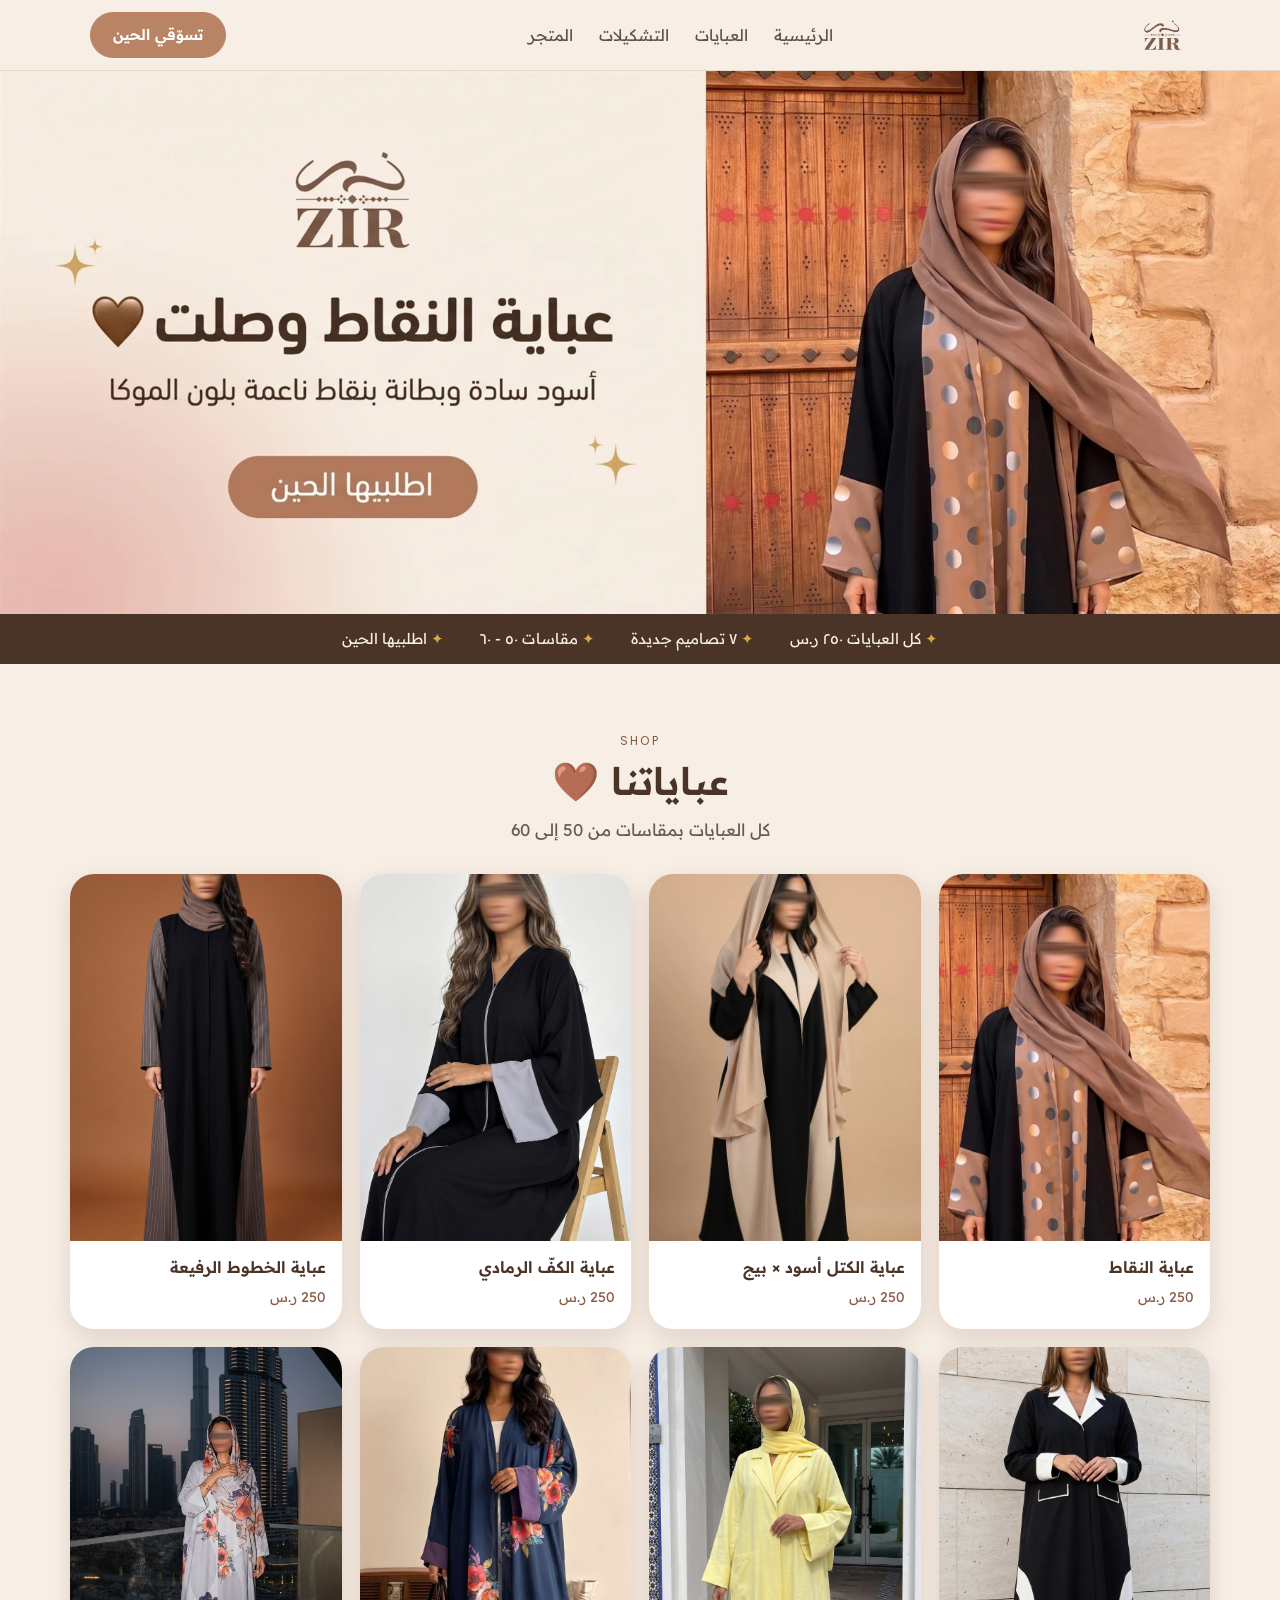
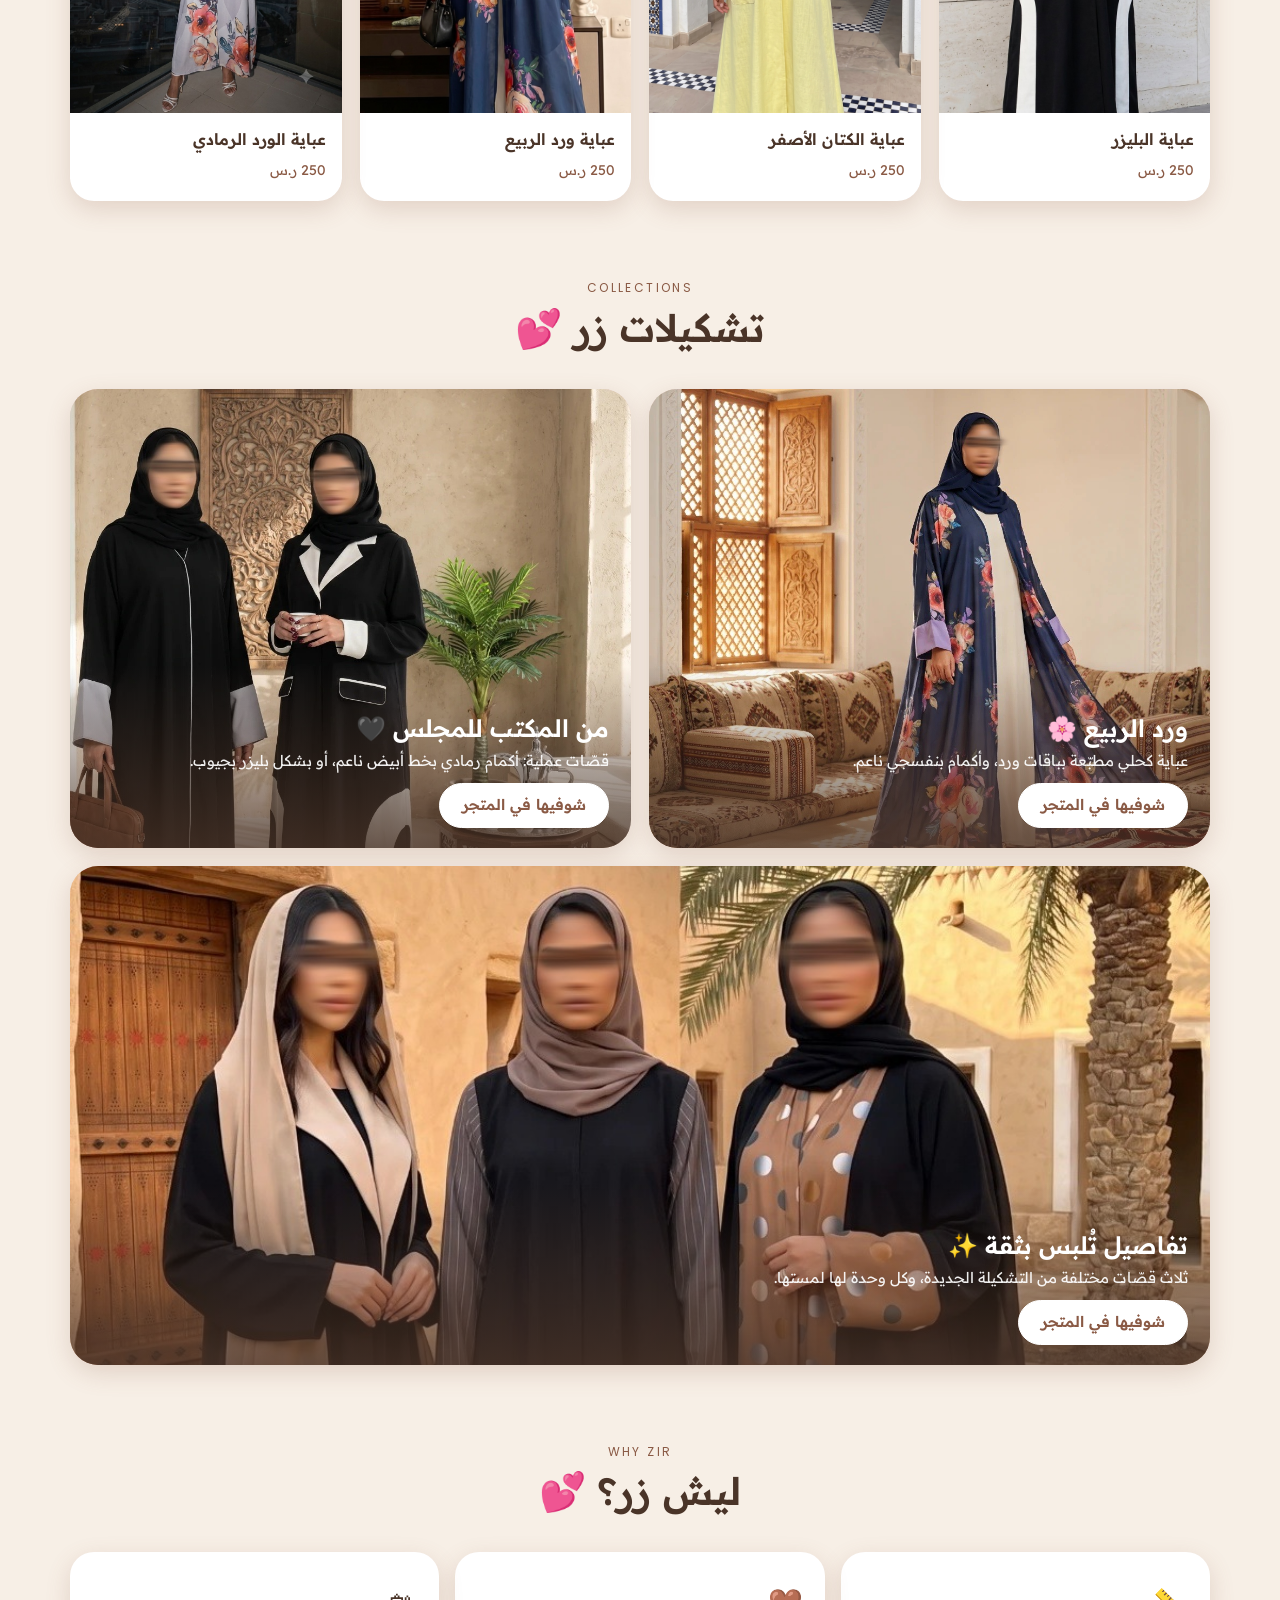
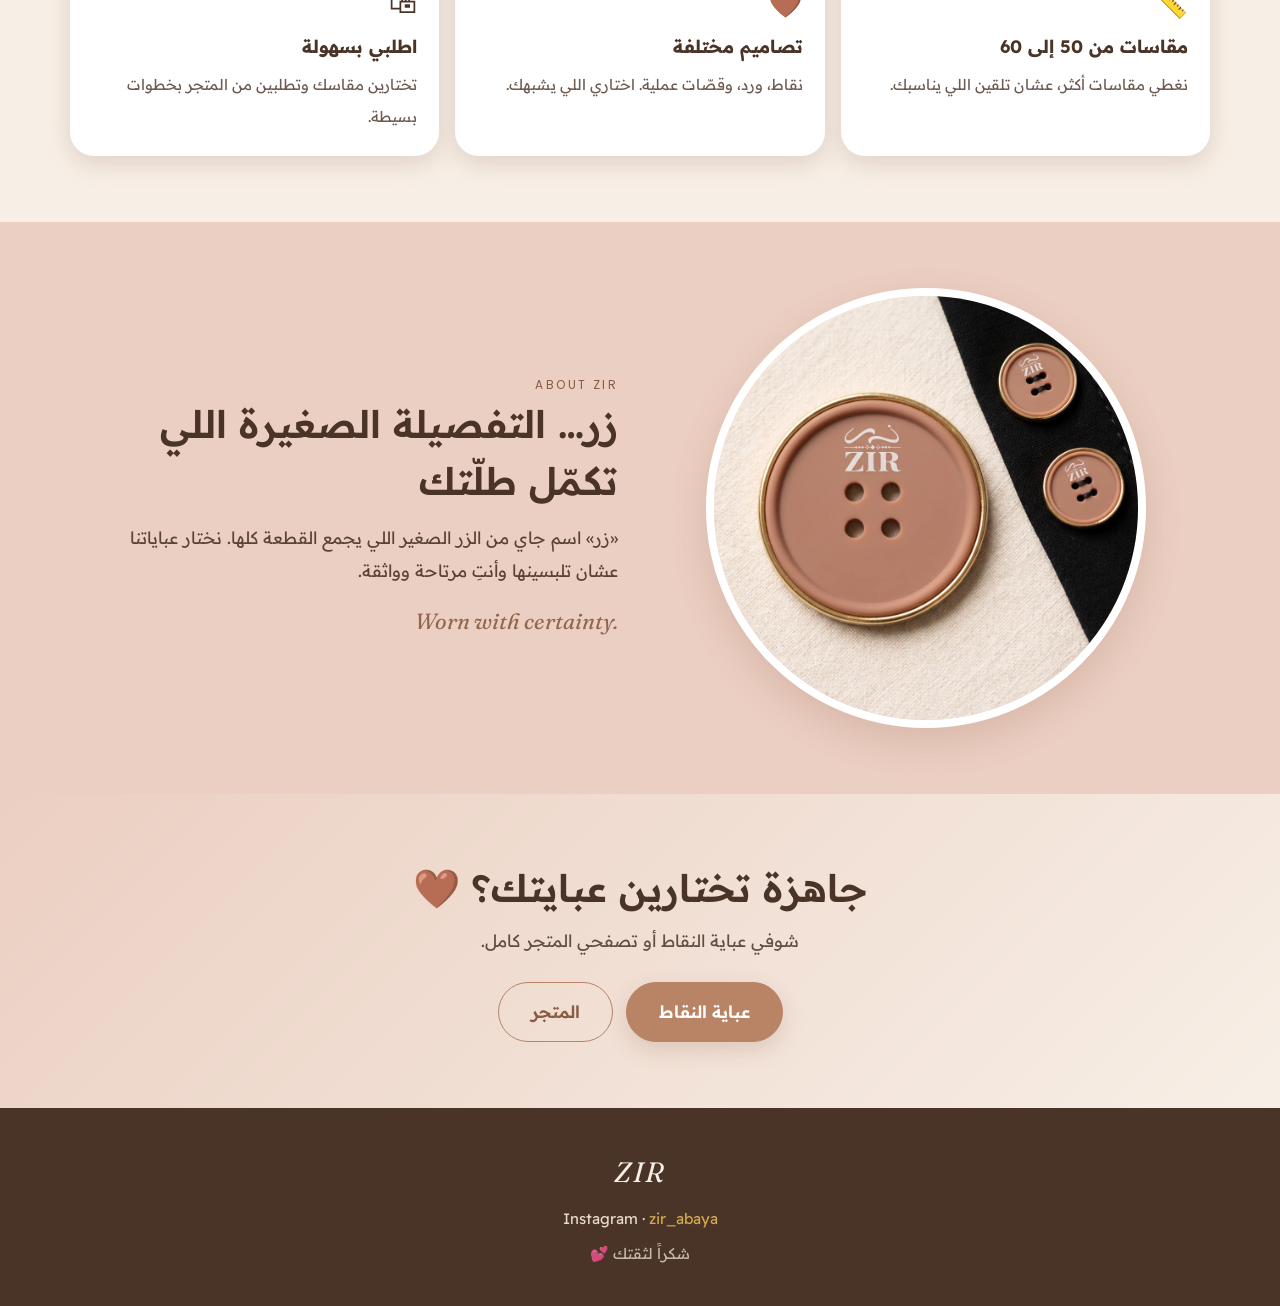
<file: index.html>
<!doctype html>
<html lang="ar" dir="rtl">
<head>
<meta charset="utf-8">
<meta name="viewport" content="width=device-width, initial-scale=1">
<title>ZIR | زر عبايات</title>
<meta name="description" content="زر: عبايات بتفاصيل حلوة لكل يوم. عباية النقاط، ورد الربيع، ومن المكتب للمجلس. اطلبي عبايتك الحين من المتجر.">
<link rel="preconnect" href="https://fonts.googleapis.com">
<link href="https://fonts.googleapis.com/css2?family=Fraunces:ital,wght@0,500;1,500&family=Poppins:wght@400;500;600&family=Readex+Pro:wght@300;400;500;600&display=swap" rel="stylesheet">
<link rel="stylesheet" href="style.css">
<style>
  .hero{background:#F7EFE6}
  .hero .banner{display:block;max-width:1600px;margin:0 auto}
  .hero .banner img{width:100%;display:block}
  .hero .mobcta{display:none}

  .pgrid{display:grid;grid-template-columns:repeat(4,1fr);gap:18px;margin-top:28px;text-align:start}
  .pc{background:#fff;border-radius:24px;overflow:hidden;box-shadow:0 8px 24px var(--shadow);display:block;transition:transform .2s}
  .pc:hover{transform:translateY(-3px)}
  .pi{aspect-ratio:4/5.4;overflow:hidden;background:var(--pink)}
  .pi{position:relative}
  .pi img{width:100%;height:100%;object-fit:cover;transition:opacity .35s ease}
  .pi img.alt{position:absolute;inset:0;opacity:0}
  .pc:hover .pi img.alt,.pc:focus .pi img.alt{opacity:1}
  .pt{padding:14px 16px 16px}
  .pt b{display:block;font-size:16px;font-weight:600;line-height:1.6}
  .pt .pp{font-size:14px;color:var(--mocha-d)}
  .prod{display:grid;grid-template-columns:1.1fr .9fr;overflow:hidden;max-width:980px;margin:32px auto 0}
  .prod img{width:100%;height:100%;object-fit:cover;object-position:60% 20%;min-height:340px}
  .prod .info{padding:32px 30px;display:flex;flex-direction:column;justify-content:center;gap:8px;text-align:start}
  .prod h3{font-size:26px}
  .prod .price{font-size:26px;font-weight:600;color:var(--mocha-d)}
  .prod .price small{font-size:14px;font-weight:400;opacity:.8}
  .sizes{display:flex;gap:8px;flex-wrap:wrap;margin:4px 0 10px}
  .sizes span{border:1.5px solid var(--pink);border-radius:999px;padding:2px 14px;font-family:Poppins;font-size:14px}

  .tiles{display:grid;grid-template-columns:1fr 1fr;gap:18px;margin-top:32px;text-align:start}
  .tile{position:relative;border-radius:28px;overflow:hidden;background:var(--pink);box-shadow:0 8px 24px var(--shadow);display:block}
  .tile img{width:100%;aspect-ratio:1100/900;object-fit:cover;transition:transform .5s}
  .tile:hover img{transform:scale(1.03)}
  .tile.wide{grid-column:1/-1}
  .tile.wide img{aspect-ratio:16/7;object-position:50% 38%}
  .tile .cap{position:absolute;inset-inline:0;bottom:0;padding:44px 22px 20px;background:linear-gradient(transparent,rgba(74,52,40,.78));color:#fff}
  .tile .cap h3{font-size:24px;margin-bottom:2px}
  .tile .cap p{font-size:15px;opacity:.92;line-height:1.7;margin-bottom:10px}
  .tile .cap .btn{padding:7px 22px;font-size:15px;background:#fff;color:var(--mocha-d);border-color:#fff;box-shadow:none}

  .feat{display:grid;grid-template-columns:repeat(3,1fr);gap:16px;margin-top:32px;text-align:start}
  .feat div{padding:24px 22px}
  .feat i{font-style:normal;font-size:28px;display:block}
  .feat b{display:block;font-size:18px;margin-bottom:4px}
  .feat span{font-size:15px;opacity:.8;line-height:1.85}

  .story{background:var(--pink)}
  .story .wrap{display:grid;grid-template-columns:1fr 1fr;gap:44px;align-items:center}
  .story img{border-radius:50%;aspect-ratio:1/1;object-fit:cover;border:8px solid #fff;box-shadow:0 14px 36px var(--shadow);max-width:440px;margin-inline:auto}
  .story p{margin-top:12px;opacity:.9}

  .ctaSec{background:linear-gradient(135deg,#EBCFC2,#F7EFE6);text-align:center}
  .ctaSec p{margin:8px 0 24px;opacity:.85}

  @media (max-width:820px){ .pgrid{grid-template-columns:1fr 1fr;gap:12px} .pt b{font-size:15px}
    .story .wrap,.prod,.tiles,.feat{grid-template-columns:1fr}
    .hero .mobcta{display:flex;gap:10px;justify-content:center;flex-wrap:wrap;padding:14px 16px 24px}
    .tile.wide img{aspect-ratio:1100/900}
    .prod img{min-height:0;aspect-ratio:1100/900}
    .sticky{display:block;position:fixed;bottom:0;inset-inline:0;background:rgba(247,239,230,.96);padding:10px 16px;z-index:30;border-top:1px solid var(--line)}
    .sticky .btn{display:block;text-align:center;width:100%}
  }
</style>
</head>
<body>

<header class="bar">
  <div class="wrap">
    <a href="./"><img src="img/logo-mocha.png" alt="ZIR زر"></a>
    <nav><a href="./">الرئيسية</a><a href="#products">العبايات</a><a href="#collections">التشكيلات</a><a href="https://salla.sa/zirabaya.com" target="_blank" rel="noopener">المتجر</a></nav>
    <a class="btn sm" href="https://salla.sa/zirabaya.com" target="_blank" rel="noopener">تسوّقي الحين</a>
  </div>
</header>

<section class="hero">
  <a class="banner" href="polka-abaya/"><img src="img/hero-banner.jpg" alt="عباية النقاط وصلت، اطلبيها الحين"></a>
  <div class="mobcta">
    <a class="btn" href="polka-abaya/">اطلبيها الحين</a>
    <a class="btn ghost" href="#collections">شوفي التشكيلات</a>
  </div>
</section>

<div class="strip"><span><i>✦</i> كل العبايات ٢٥٠ ر.س</span><span><i>✦</i> ٧ تصاميم جديدة</span><span><i>✦</i> مقاسات ٥٠ - ٦٠</span><span><i>✦</i> اطلبيها الحين</span></div>

<section class="sec wrap center" id="products">
  <div class="lbl">Shop</div>
  <h2>عباياتنا 🤎</h2>
  <p style="opacity:.8;margin-top:4px">كل العبايات بمقاسات من 50 إلى 60</p>
  <div class="pgrid">
    <a class="pc" href="polka-abaya/"><div class="pi"><img src="img/home-polka.jpg" alt="عباية النقاط" loading="lazy" style="object-position:60% 15%"><img class="alt" src="img/look-rijal.jpg" alt="" loading="lazy"></div><div class="pt"><b>عباية النقاط</b><span class="pp">250 ر.س</span></div></a>
    <a class="pc" href="colorblock-abaya/"><div class="pi"><img src="img/colorblock-abaya/1.jpg" alt="عباية الكتل أسود × بيج" loading="lazy"><img class="alt" src="img/colorblock-abaya/3.jpg" alt="" loading="lazy"></div><div class="pt"><b>عباية الكتل أسود × بيج</b><span class="pp">250 ر.س</span></div></a>
    <a class="pc" href="grey-cuff-abaya/"><div class="pi"><img src="img/grey-cuff-abaya/1.jpg" alt="عباية الكفّ الرمادي" loading="lazy"><img class="alt" src="img/grey-cuff-abaya/5.jpg" alt="" loading="lazy"></div><div class="pt"><b>عباية الكفّ الرمادي</b><span class="pp">250 ر.س</span></div></a>
    <a class="pc" href="pinstripe-abaya/"><div class="pi"><img src="img/pinstripe-abaya/1.jpg" alt="عباية الخطوط الرفيعة" loading="lazy"><img class="alt" src="img/pinstripe-abaya/3.jpg" alt="" loading="lazy"></div><div class="pt"><b>عباية الخطوط الرفيعة</b><span class="pp">250 ر.س</span></div></a>
    <a class="pc" href="blazer-abaya/"><div class="pi"><img src="img/blazer-abaya/1.jpg" alt="عباية البليزر" loading="lazy"><img class="alt" src="img/blazer-abaya/3.jpg" alt="" loading="lazy"></div><div class="pt"><b>عباية البليزر</b><span class="pp">250 ر.س</span></div></a>
    <a class="pc" href="yellow-linen-abaya/"><div class="pi"><img src="img/yellow-linen-abaya/1.jpg" alt="عباية الكتان الأصفر" loading="lazy"><img class="alt" src="img/yellow-linen-abaya/4.jpg" alt="" loading="lazy"></div><div class="pt"><b>عباية الكتان الأصفر</b><span class="pp">250 ر.س</span></div></a>
    <a class="pc" href="blue-floral-abaya/"><div class="pi"><img src="img/blue-floral-abaya/1.jpg" alt="عباية ورد الربيع" loading="lazy"><img class="alt" src="img/blue-floral-abaya/2.jpg" alt="" loading="lazy"></div><div class="pt"><b>عباية ورد الربيع</b><span class="pp">250 ر.س</span></div></a>
    <a class="pc" href="grey-floral-abaya/"><div class="pi"><img src="img/grey-floral-abaya/1.jpg" alt="عباية الورد الرمادي" loading="lazy"><img class="alt" src="img/grey-floral-abaya/2.jpg" alt="" loading="lazy"></div><div class="pt"><b>عباية الورد الرمادي</b><span class="pp">250 ر.س</span></div></a>
  </div>
</section>

<section class="sec wrap center" id="collections" style="padding-top:10px">
  <div class="lbl">Collections</div>
  <h2>تشكيلات زر 💕</h2>
  <div class="tiles">
    <a class="tile" href="https://salla.sa/zirabaya.com" target="_blank" rel="noopener">
      <img src="img/home-floral.jpg" alt="ورد الربيع" loading="lazy">
      <div class="cap"><h3>ورد الربيع 🌸</h3><p>عباية كحلي مطبّعة بباقات ورد، وأكمام بنفسجي ناعم.</p><span class="btn">شوفيها في المتجر</span></div>
    </a>
    <a class="tile" href="https://salla.sa/zirabaya.com" target="_blank" rel="noopener">
      <img src="img/home-office.jpg" alt="من المكتب للمجلس" loading="lazy">
      <div class="cap"><h3>من المكتب للمجلس 🖤</h3><p>قصّات عملية: أكمام رمادي بخط أبيض ناعم، أو بشكل بليزر بجيوب.</p><span class="btn">شوفيها في المتجر</span></div>
    </a>
    <a class="tile wide" href="https://salla.sa/zirabaya.com" target="_blank" rel="noopener">
      <img src="img/home-collection.jpg" alt="تفاصيل تُلبس بثقة" loading="lazy">
      <div class="cap"><h3>تفاصيل تُلبس بثقة ✨</h3><p>ثلاث قصّات مختلفة من التشكيلة الجديدة، وكل وحدة لها لمستها.</p><span class="btn">شوفيها في المتجر</span></div>
    </a>
  </div>
</section>

<section class="sec wrap center" style="padding-top:10px">
  <div class="lbl">Why ZIR</div>
  <h2>ليش زر؟ 💕</h2>
  <div class="feat">
    <div class="card"><i>📏</i><b>مقاسات من 50 إلى 60</b><span>نغطي مقاسات أكثر، عشان تلقين اللي يناسبك.</span></div>
    <div class="card"><i>🤎</i><b>تصاميم مختلفة</b><span>نقاط، ورد، وقصّات عملية. اختاري اللي يشبهك.</span></div>
    <div class="card"><i>🛍</i><b>اطلبي بسهولة</b><span>تختارين مقاسك وتطلبين من المتجر بخطوات بسيطة.</span></div>
  </div>
</section>

<section class="story sec">
  <div class="wrap">
    <img src="img/home-button.jpg" alt="زر" loading="lazy">
    <div>
      <div class="lbl">About ZIR</div>
      <h2>زر… التفصيلة الصغيرة اللي تكمّل طلّتك</h2>
      <p>«زر» اسم جاي من الزر الصغير اللي يجمع القطعة كلها. نختار عباياتنا عشان تلبسينها وأنتِ مرتاحة وواثقة.</p>
      <p class="en" style="font-size:22px;color:var(--mocha-d);margin-top:14px">Worn with certainty.</p>
    </div>
  </div>
</section>

<section class="sec ctaSec">
  <div class="wrap">
    <h2>جاهزة تختارين عبايتك؟ 🤎</h2>
    <p>شوفي عباية النقاط أو تصفحي المتجر كامل.</p>
    <a class="btn" href="polka-abaya/">عباية النقاط</a>
    <a class="btn ghost" href="https://salla.sa/zirabaya.com" target="_blank" rel="noopener" style="margin-inline-start:8px">المتجر</a>
  </div>
</section>

<footer>
  <div class="logo">ZIR</div>
  <div style="margin-top:6px">Instagram · <a href="https://instagram.com/zir_abaya" target="_blank" rel="noopener">zir_abaya</a></div>
  <div style="margin-top:6px;opacity:.8">شكراً لثقتك 💕</div>
</footer>

<div class="sticky"><a class="btn" href="https://salla.sa/zirabaya.com" target="_blank" rel="noopener">تسوّقي الحين</a></div>

</body>
</html>
</file>
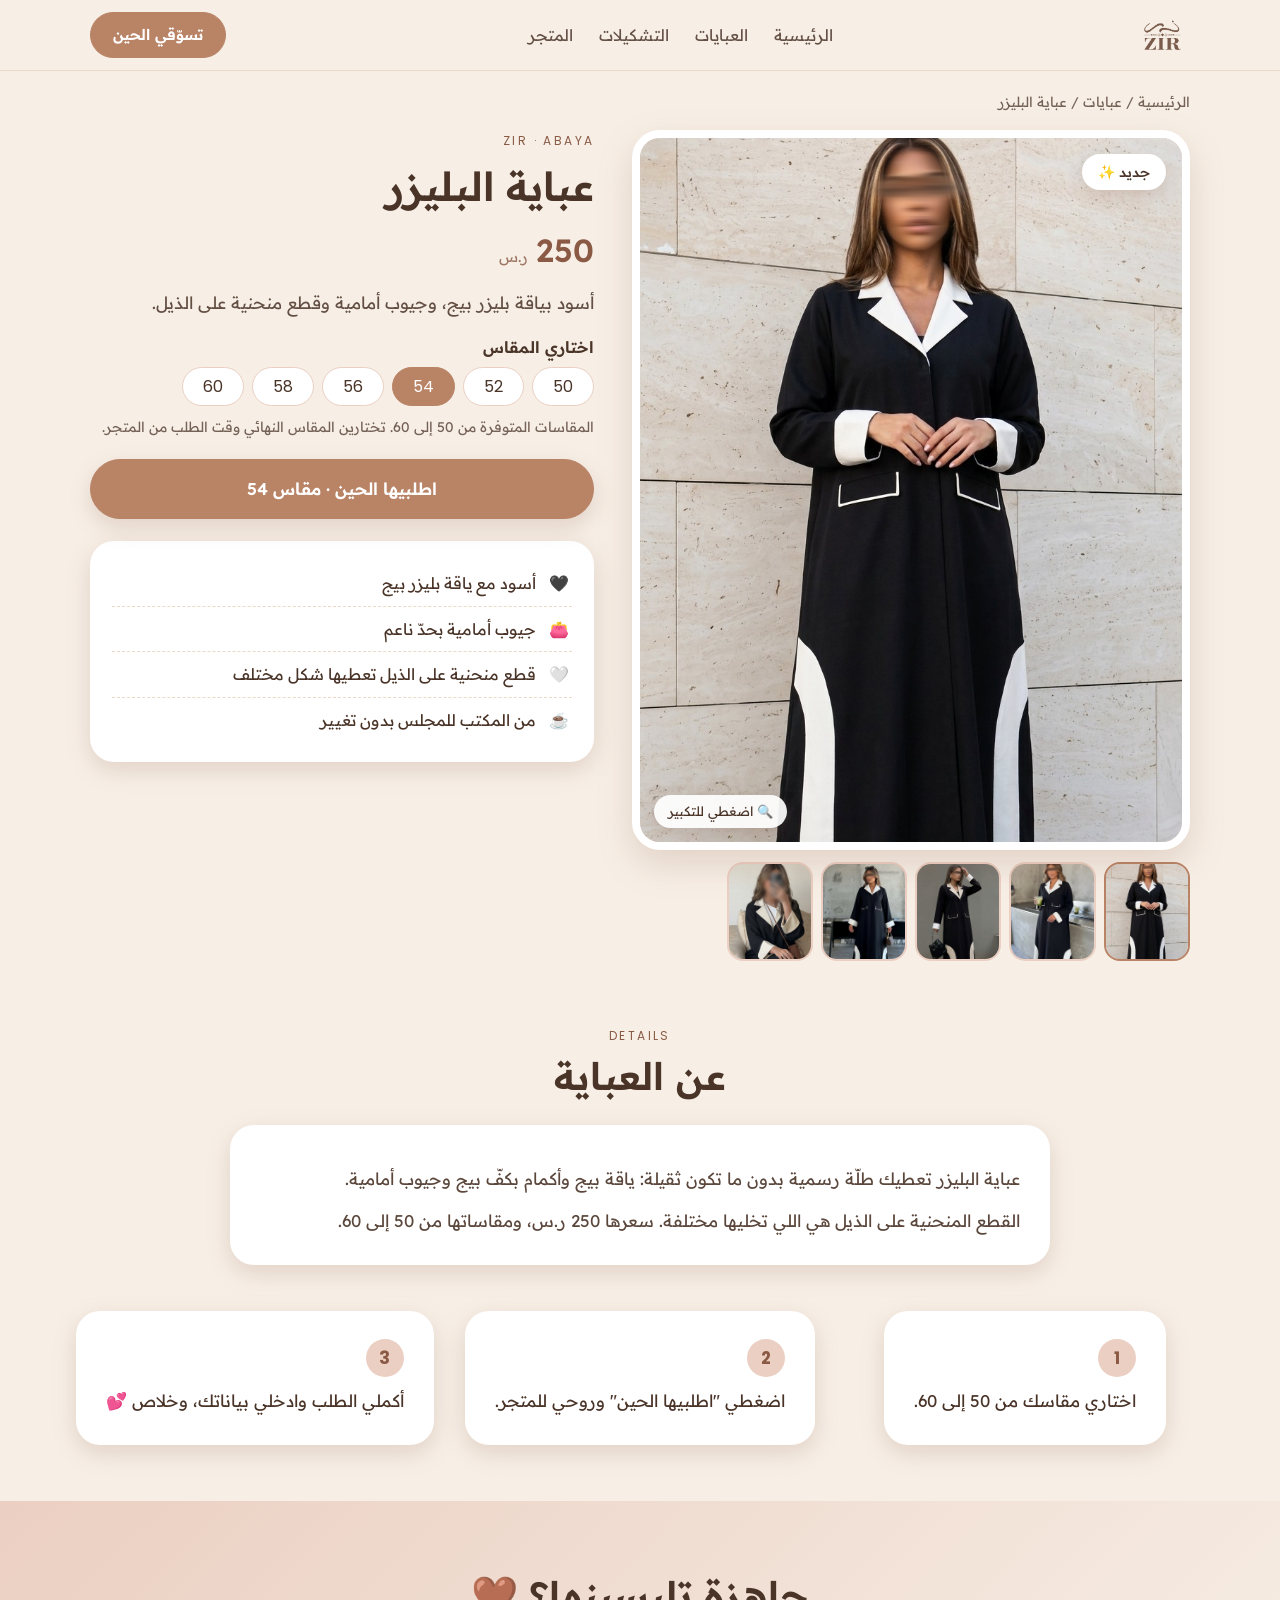
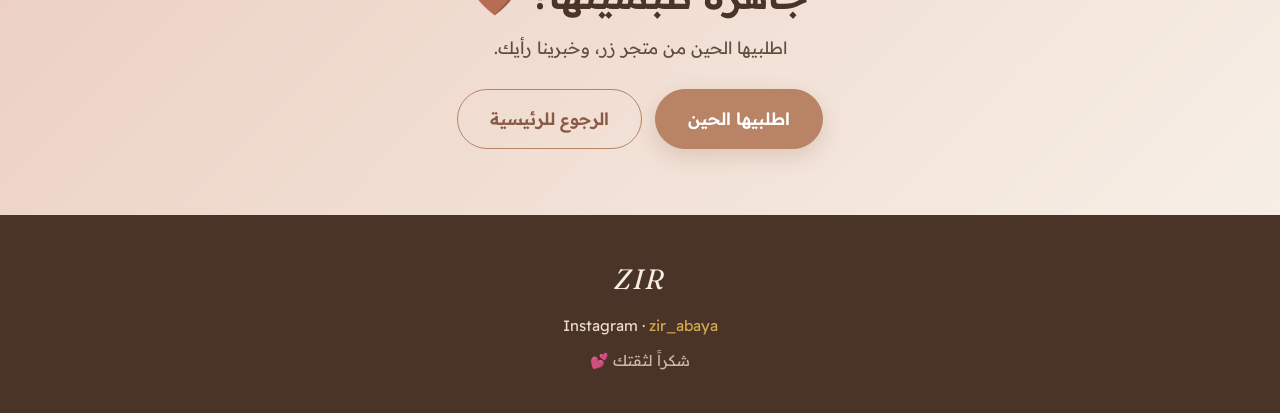
<file: blazer-abaya/index.html>
<!doctype html>
<html lang="ar" dir="rtl">
<head>
<meta charset="utf-8">
<meta name="viewport" content="width=device-width, initial-scale=1">
<title>عباية البليزر | ZIR</title>
<meta name="description" content="عباية البليزر من زر. بـ 250 ر.س. المقاسات من 50 إلى 60.">
<link rel="preconnect" href="https://fonts.googleapis.com">
<link href="https://fonts.googleapis.com/css2?family=Fraunces:ital,wght@0,500;1,500&family=Poppins:wght@400;500;600&family=Readex+Pro:wght@300;400;500;600&display=swap" rel="stylesheet">
<link rel="stylesheet" href="../style.css">
<link rel="stylesheet" href="../zoom.css">
<style>
  .crumbs{font-size:14px;opacity:.75;padding:18px 0 6px}
  .crumbs a:hover{color:var(--mocha-d)}
  .pdp{display:grid;grid-template-columns:1.05fr .95fr;gap:38px;padding:8px 0 56px;align-items:start}
  .gallery .main{cursor:zoom-in;position:relative;border-radius:28px;overflow:hidden;background:var(--pink);box-shadow:0 14px 36px var(--shadow);border:8px solid #fff}
  .gallery .main img{width:100%;aspect-ratio:4/5.2;object-fit:cover;object-position:50% 22%}
  .gallery .main .pill{position:absolute;top:16px;inset-inline-start:16px}
  .thumbs{display:grid;grid-template-columns:repeat(6,1fr);gap:8px;margin-top:12px}
  .thumbs button{border:2px solid transparent;border-radius:16px;overflow:hidden;background:var(--pink);padding:0;cursor:pointer;aspect-ratio:1/1.15}
  .thumbs button.on{border-color:var(--mocha)}
  .thumbs img{width:100%;height:100%;object-fit:cover;object-position:50% 25%}

  .info h1{font-size:clamp(28px,3.6vw,40px);margin:4px 0}
  .info .price{font-size:32px;font-weight:600;color:var(--mocha-d);display:flex;align-items:baseline;gap:8px}
  .info .price small{font-size:15px;font-weight:400;opacity:.8}
  .info .sub{opacity:.85;margin:6px 0 14px}
  .info h3{font-size:16px;margin:16px 0 8px}
  .chips{display:flex;gap:8px;flex-wrap:wrap}
  .chips button{border:1.5px solid var(--pink);background:#fff;border-radius:999px;padding:6px 20px;font-family:Poppins;font-size:16px;color:var(--ink);cursor:pointer;transition:.15s}
  .chips button:hover{border-color:var(--mocha)}
  .chips button.on{background:var(--mocha);border-color:var(--mocha);color:#fff}
  .note{font-size:14px;opacity:.75;margin-top:8px}
  .buy{margin-top:18px;display:flex;gap:10px;flex-wrap:wrap}
  .buy .btn{flex:1;text-align:center;min-width:200px}
  .facts{margin-top:22px;padding:20px 22px;list-style:none}
  .facts li{padding:7px 0;border-bottom:1px dashed var(--line);display:flex;gap:10px;font-size:16px}
  .facts li:last-child{border:0}
  .facts li i{font-style:normal;width:26px;text-align:center}

  .desc{padding:8px 0 56px}
  .desc .card{padding:28px 30px;max-width:820px;margin:20px auto 0;text-align:start}
  .desc p{margin-top:10px;opacity:.9}

  .steps{display:grid;grid-template-columns:repeat(3,1fr);gap:16px;margin-top:26px;text-align:start}
  .steps div{padding:22px}
  .steps b{display:inline-grid;place-items:center;width:38px;height:38px;border-radius:50%;background:var(--pink);color:var(--mocha-d);font-family:Poppins;margin-bottom:8px}

  .ctaSec{background:linear-gradient(135deg,#EBCFC2,#F7EFE6);text-align:center}
  .ctaSec p{margin:8px 0 24px;opacity:.85}

  @media (max-width:820px){
    .pdp{grid-template-columns:1fr;gap:22px}
    .steps{grid-template-columns:1fr}
    .sticky{display:flex;align-items:center;justify-content:space-between;gap:12px;position:fixed;bottom:0;inset-inline:0;background:rgba(247,239,230,.97);padding:10px 16px;z-index:30;border-top:1px solid var(--line)}
    .sticky b{font-size:20px;color:var(--mocha-d);white-space:nowrap}
    .sticky .btn{flex:1;text-align:center;padding:11px 16px}
  }
</style>
</head>
<body>

<header class="bar">
  <div class="wrap">
    <a href="../"><img src="../img/logo-mocha.png" alt="ZIR زر"></a>
    <nav><a href="../">الرئيسية</a><a href="../#products">العبايات</a><a href="../#collections">التشكيلات</a><a href="https://salla.sa/zirabaya.com" target="_blank" rel="noopener">المتجر</a></nav>
    <a class="btn sm" href="https://salla.sa/zirabaya.com" target="_blank" rel="noopener">تسوّقي الحين</a>
  </div>
</header>

<main class="wrap">
  <div class="crumbs"><a href="../">الرئيسية</a> / <a href="../#products">عبايات</a> / عباية البليزر</div>

  <section class="pdp">
    <div class="gallery">
      <div class="main"><img id="mainImg" src="../img/blazer-abaya/1.jpg" alt="عباية البليزر"><span class="pill">جديد ✨</span></div>
      <div class="thumbs" id="thumbs">
        <button class="on" data-src="../img/blazer-abaya/1.jpg" aria-label="صورة 1"><img src="../img/blazer-abaya/1.jpg" alt=""></button>
        <button data-src="../img/blazer-abaya/2.jpg" aria-label="صورة 2"><img src="../img/blazer-abaya/2.jpg" alt=""></button>
        <button data-src="../img/blazer-abaya/3.jpg" aria-label="صورة 3"><img src="../img/blazer-abaya/3.jpg" alt=""></button>
        <button data-src="../img/blazer-abaya/4.jpg" aria-label="صورة 4"><img src="../img/blazer-abaya/4.jpg" alt=""></button>
        <button data-src="../img/blazer-abaya/5.jpg" aria-label="صورة 5"><img src="../img/blazer-abaya/5.jpg" alt=""></button>
      </div>
    </div>

    <div class="info">
      <div class="lbl">ZIR · Abaya</div>
      <h1>عباية البليزر</h1>
      <div class="price">250 <small>ر.س</small></div>
      <p class="sub">أسود بياقة بليزر بيج، وجيوب أمامية وقطع منحنية على الذيل.</p>

      <h3>اختاري المقاس</h3>
      <div class="chips" id="sizes">
        <button data-s="50">50</button><button data-s="52">52</button><button data-s="54" class="on">54</button>
        <button data-s="56">56</button><button data-s="58">58</button><button data-s="60">60</button>
      </div>
      <div class="note">المقاسات المتوفرة من 50 إلى 60. تختارين المقاس النهائي وقت الطلب من المتجر.</div>

      <div class="buy">
        <a class="btn" id="buyBtn" href="https://salla.sa/zirabaya.com" target="_blank" rel="noopener">اطلبيها الحين · مقاس <span id="sz">54</span></a>
      </div>

      <ul class="facts card">
        <li><i>🖤</i><span>أسود مع ياقة بليزر بيج</span></li>
        <li><i>👛</i><span>جيوب أمامية بحدّ ناعم</span></li>
        <li><i>🤍</i><span>قطع منحنية على الذيل تعطيها شكل مختلف</span></li>
        <li><i>☕</i><span>من المكتب للمجلس بدون تغيير</span></li>
      </ul>
    </div>
  </section>
</main>

<section class="desc wrap center">
  <div class="lbl">Details</div>
  <h2>عن العباية</h2>
  <div class="card">
    <p>عباية البليزر تعطيك طلّة رسمية بدون ما تكون ثقيلة: ياقة بيج وأكمام بكفّ بيج وجيوب أمامية.</p>
    <p>القطع المنحنية على الذيل هي اللي تخليها مختلفة. سعرها 250 ر.س، ومقاساتها من 50 إلى 60.</p>
  </div>
  <div class="steps">
    <div class="card"><b>1</b><br>اختاري مقاسك من 50 إلى 60.</div>
    <div class="card"><b>2</b><br>اضغطي "اطلبيها الحين" وروحي للمتجر.</div>
    <div class="card"><b>3</b><br>أكملي الطلب وادخلي بياناتك، وخلاص 💕</div>
  </div>
</section>

<section class="sec ctaSec">
  <div class="wrap">
    <h2>جاهزة تلبسينها؟ 🤎</h2>
    <p>اطلبيها الحين من متجر زر، وخبرينا رأيك.</p>
    <a class="btn" href="https://salla.sa/zirabaya.com" target="_blank" rel="noopener">اطلبيها الحين</a>
    <a class="btn ghost" href="../" style="margin-inline-start:8px">الرجوع للرئيسية</a>
  </div>
</section>

<footer>
  <div class="logo">ZIR</div>
  <div style="margin-top:6px">Instagram · <a href="https://instagram.com/zir_abaya" target="_blank" rel="noopener">zir_abaya</a></div>
  <div style="margin-top:6px;opacity:.8">شكراً لثقتك 💕</div>
</footer>

<div class="sticky"><b>250 ر.س</b><a class="btn" href="https://salla.sa/zirabaya.com" target="_blank" rel="noopener">اطلبيها الحين</a></div>

<script>
  (function(){
    var main=document.getElementById('mainImg');
    document.querySelectorAll('#thumbs button').forEach(function(b){
      b.addEventListener('click',function(){
        main.src=b.getAttribute('data-src');
        document.querySelectorAll('#thumbs button').forEach(function(x){x.classList.remove('on')});
        b.classList.add('on');
      });
    });
    var sz=document.getElementById('sz');
    document.querySelectorAll('#sizes button').forEach(function(b){
      b.addEventListener('click',function(){
        sz.textContent=b.getAttribute('data-s');
        document.querySelectorAll('#sizes button').forEach(function(x){x.classList.remove('on')});
        b.classList.add('on');
      });
    });
  })();
</script>
<script src="../zoom.js"></script>
</body>
</html>
</file>
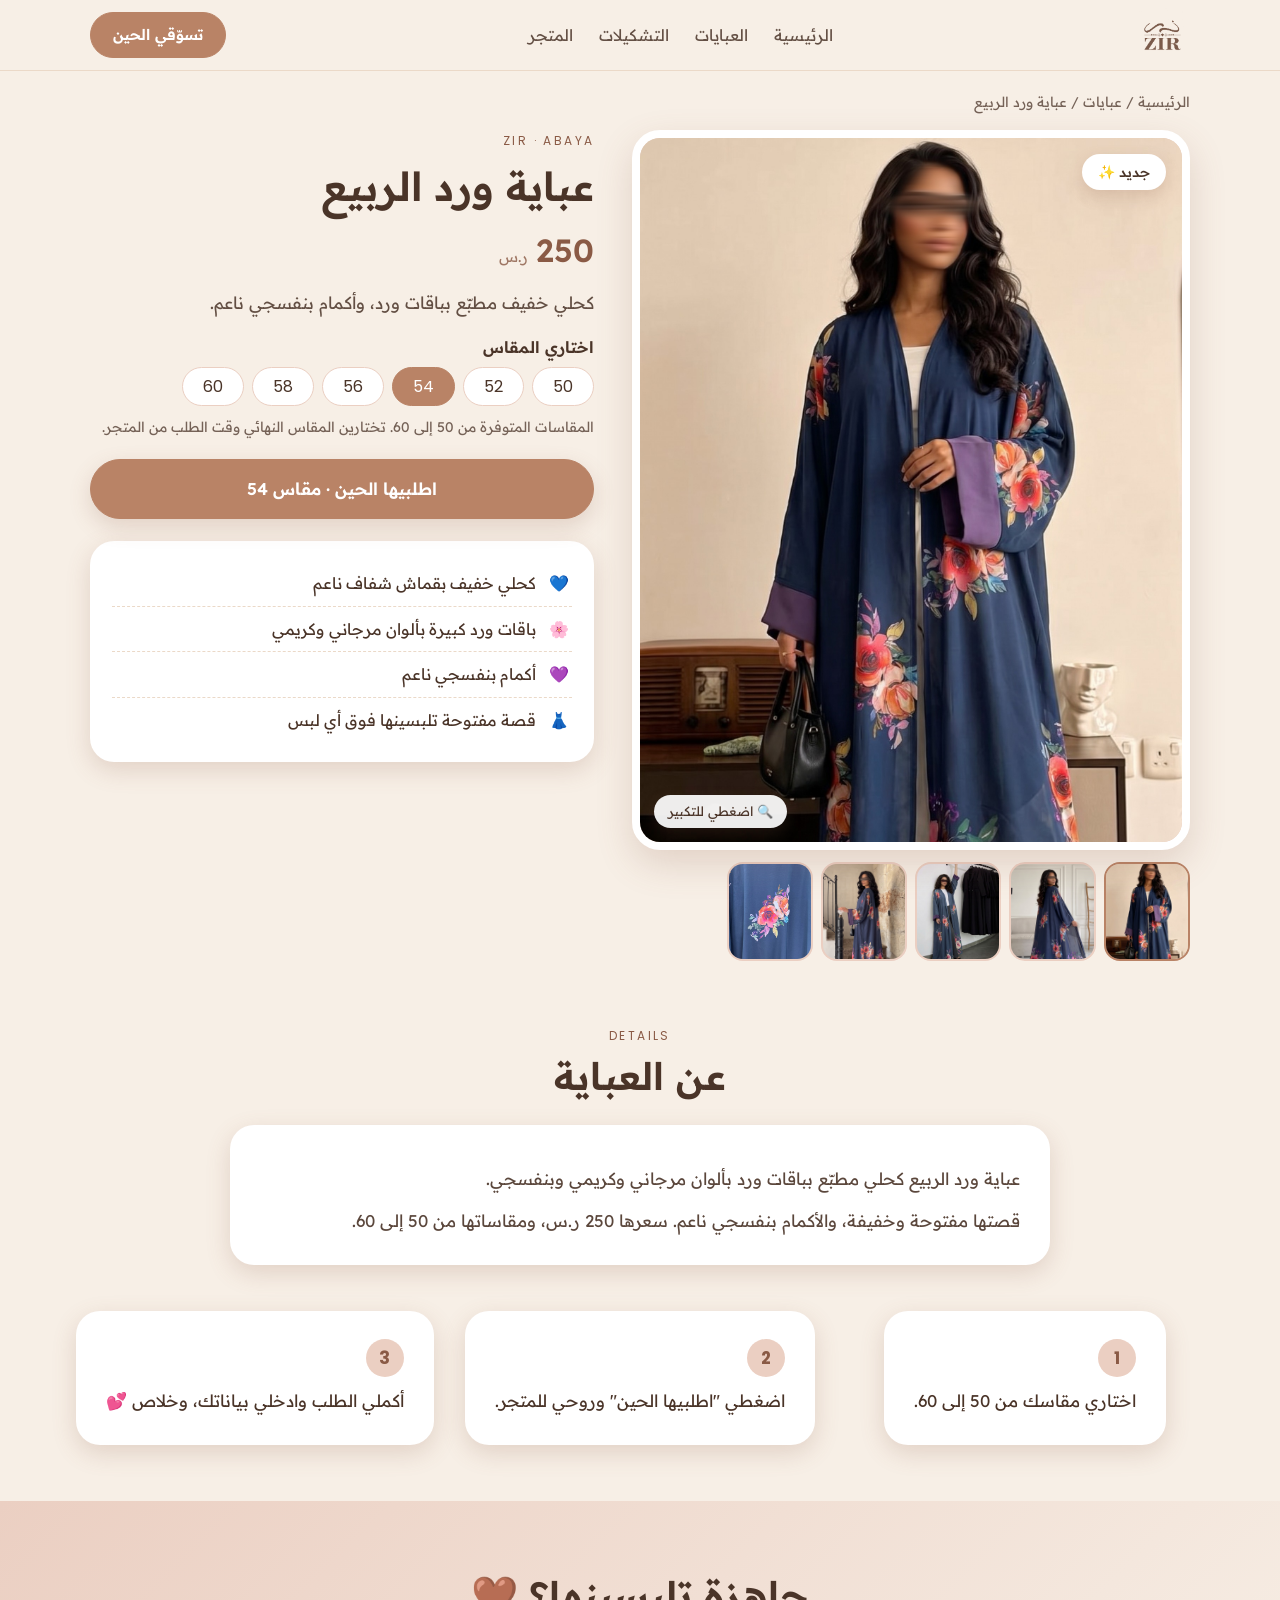
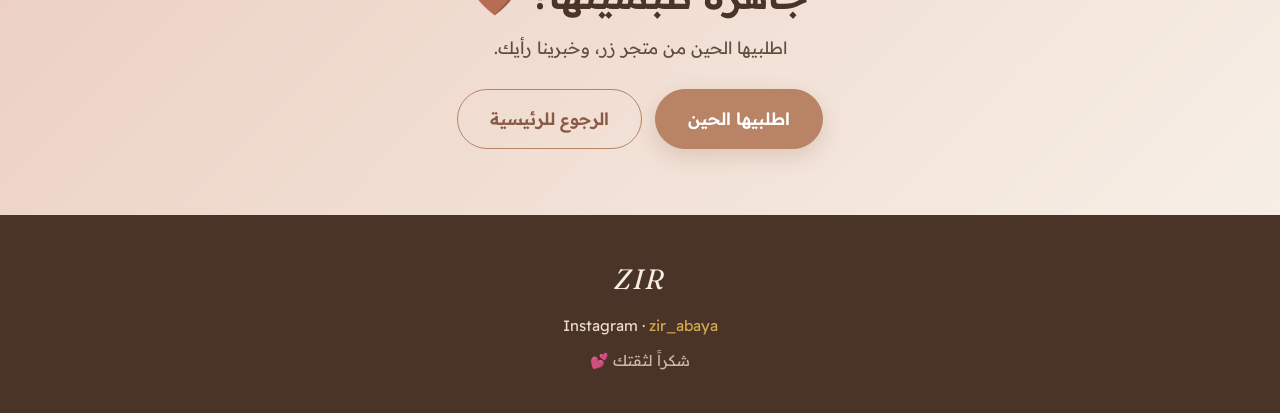
<file: blue-floral-abaya/index.html>
<!doctype html>
<html lang="ar" dir="rtl">
<head>
<meta charset="utf-8">
<meta name="viewport" content="width=device-width, initial-scale=1">
<title>عباية ورد الربيع | ZIR</title>
<meta name="description" content="عباية ورد الربيع من زر. بـ 250 ر.س. المقاسات من 50 إلى 60.">
<link rel="preconnect" href="https://fonts.googleapis.com">
<link href="https://fonts.googleapis.com/css2?family=Fraunces:ital,wght@0,500;1,500&family=Poppins:wght@400;500;600&family=Readex+Pro:wght@300;400;500;600&display=swap" rel="stylesheet">
<link rel="stylesheet" href="../style.css">
<link rel="stylesheet" href="../zoom.css">
<style>
  .crumbs{font-size:14px;opacity:.75;padding:18px 0 6px}
  .crumbs a:hover{color:var(--mocha-d)}
  .pdp{display:grid;grid-template-columns:1.05fr .95fr;gap:38px;padding:8px 0 56px;align-items:start}
  .gallery .main{cursor:zoom-in;position:relative;border-radius:28px;overflow:hidden;background:var(--pink);box-shadow:0 14px 36px var(--shadow);border:8px solid #fff}
  .gallery .main img{width:100%;aspect-ratio:4/5.2;object-fit:cover;object-position:50% 22%}
  .gallery .main .pill{position:absolute;top:16px;inset-inline-start:16px}
  .thumbs{display:grid;grid-template-columns:repeat(6,1fr);gap:8px;margin-top:12px}
  .thumbs button{border:2px solid transparent;border-radius:16px;overflow:hidden;background:var(--pink);padding:0;cursor:pointer;aspect-ratio:1/1.15}
  .thumbs button.on{border-color:var(--mocha)}
  .thumbs img{width:100%;height:100%;object-fit:cover;object-position:50% 25%}

  .info h1{font-size:clamp(28px,3.6vw,40px);margin:4px 0}
  .info .price{font-size:32px;font-weight:600;color:var(--mocha-d);display:flex;align-items:baseline;gap:8px}
  .info .price small{font-size:15px;font-weight:400;opacity:.8}
  .info .sub{opacity:.85;margin:6px 0 14px}
  .info h3{font-size:16px;margin:16px 0 8px}
  .chips{display:flex;gap:8px;flex-wrap:wrap}
  .chips button{border:1.5px solid var(--pink);background:#fff;border-radius:999px;padding:6px 20px;font-family:Poppins;font-size:16px;color:var(--ink);cursor:pointer;transition:.15s}
  .chips button:hover{border-color:var(--mocha)}
  .chips button.on{background:var(--mocha);border-color:var(--mocha);color:#fff}
  .note{font-size:14px;opacity:.75;margin-top:8px}
  .buy{margin-top:18px;display:flex;gap:10px;flex-wrap:wrap}
  .buy .btn{flex:1;text-align:center;min-width:200px}
  .facts{margin-top:22px;padding:20px 22px;list-style:none}
  .facts li{padding:7px 0;border-bottom:1px dashed var(--line);display:flex;gap:10px;font-size:16px}
  .facts li:last-child{border:0}
  .facts li i{font-style:normal;width:26px;text-align:center}

  .desc{padding:8px 0 56px}
  .desc .card{padding:28px 30px;max-width:820px;margin:20px auto 0;text-align:start}
  .desc p{margin-top:10px;opacity:.9}

  .steps{display:grid;grid-template-columns:repeat(3,1fr);gap:16px;margin-top:26px;text-align:start}
  .steps div{padding:22px}
  .steps b{display:inline-grid;place-items:center;width:38px;height:38px;border-radius:50%;background:var(--pink);color:var(--mocha-d);font-family:Poppins;margin-bottom:8px}

  .ctaSec{background:linear-gradient(135deg,#EBCFC2,#F7EFE6);text-align:center}
  .ctaSec p{margin:8px 0 24px;opacity:.85}

  @media (max-width:820px){
    .pdp{grid-template-columns:1fr;gap:22px}
    .steps{grid-template-columns:1fr}
    .sticky{display:flex;align-items:center;justify-content:space-between;gap:12px;position:fixed;bottom:0;inset-inline:0;background:rgba(247,239,230,.97);padding:10px 16px;z-index:30;border-top:1px solid var(--line)}
    .sticky b{font-size:20px;color:var(--mocha-d);white-space:nowrap}
    .sticky .btn{flex:1;text-align:center;padding:11px 16px}
  }
</style>
</head>
<body>

<header class="bar">
  <div class="wrap">
    <a href="../"><img src="../img/logo-mocha.png" alt="ZIR زر"></a>
    <nav><a href="../">الرئيسية</a><a href="../#products">العبايات</a><a href="../#collections">التشكيلات</a><a href="https://salla.sa/zirabaya.com" target="_blank" rel="noopener">المتجر</a></nav>
    <a class="btn sm" href="https://salla.sa/zirabaya.com" target="_blank" rel="noopener">تسوّقي الحين</a>
  </div>
</header>

<main class="wrap">
  <div class="crumbs"><a href="../">الرئيسية</a> / <a href="../#products">عبايات</a> / عباية ورد الربيع</div>

  <section class="pdp">
    <div class="gallery">
      <div class="main"><img id="mainImg" src="../img/blue-floral-abaya/1.jpg" alt="عباية ورد الربيع"><span class="pill">جديد ✨</span></div>
      <div class="thumbs" id="thumbs">
        <button class="on" data-src="../img/blue-floral-abaya/1.jpg" aria-label="صورة 1"><img src="../img/blue-floral-abaya/1.jpg" alt=""></button>
        <button data-src="../img/blue-floral-abaya/2.jpg" aria-label="صورة 2"><img src="../img/blue-floral-abaya/2.jpg" alt=""></button>
        <button data-src="../img/blue-floral-abaya/3.jpg" aria-label="صورة 3"><img src="../img/blue-floral-abaya/3.jpg" alt=""></button>
        <button data-src="../img/blue-floral-abaya/4.jpg" aria-label="صورة 4"><img src="../img/blue-floral-abaya/4.jpg" alt=""></button>
        <button data-src="../img/blue-floral-abaya/5.jpg" aria-label="صورة 5"><img src="../img/blue-floral-abaya/5.jpg" alt=""></button>
      </div>
    </div>

    <div class="info">
      <div class="lbl">ZIR · Abaya</div>
      <h1>عباية ورد الربيع</h1>
      <div class="price">250 <small>ر.س</small></div>
      <p class="sub">كحلي خفيف مطبّع بباقات ورد، وأكمام بنفسجي ناعم.</p>

      <h3>اختاري المقاس</h3>
      <div class="chips" id="sizes">
        <button data-s="50">50</button><button data-s="52">52</button><button data-s="54" class="on">54</button>
        <button data-s="56">56</button><button data-s="58">58</button><button data-s="60">60</button>
      </div>
      <div class="note">المقاسات المتوفرة من 50 إلى 60. تختارين المقاس النهائي وقت الطلب من المتجر.</div>

      <div class="buy">
        <a class="btn" id="buyBtn" href="https://salla.sa/zirabaya.com" target="_blank" rel="noopener">اطلبيها الحين · مقاس <span id="sz">54</span></a>
      </div>

      <ul class="facts card">
        <li><i>💙</i><span>كحلي خفيف بقماش شفاف ناعم</span></li>
        <li><i>🌸</i><span>باقات ورد كبيرة بألوان مرجاني وكريمي</span></li>
        <li><i>💜</i><span>أكمام بنفسجي ناعم</span></li>
        <li><i>👗</i><span>قصة مفتوحة تلبسينها فوق أي لبس</span></li>
      </ul>
    </div>
  </section>
</main>

<section class="desc wrap center">
  <div class="lbl">Details</div>
  <h2>عن العباية</h2>
  <div class="card">
    <p>عباية ورد الربيع كحلي مطبّع بباقات ورد بألوان مرجاني وكريمي وبنفسجي.</p>
    <p>قصتها مفتوحة وخفيفة، والأكمام بنفسجي ناعم. سعرها 250 ر.س، ومقاساتها من 50 إلى 60.</p>
  </div>
  <div class="steps">
    <div class="card"><b>1</b><br>اختاري مقاسك من 50 إلى 60.</div>
    <div class="card"><b>2</b><br>اضغطي "اطلبيها الحين" وروحي للمتجر.</div>
    <div class="card"><b>3</b><br>أكملي الطلب وادخلي بياناتك، وخلاص 💕</div>
  </div>
</section>

<section class="sec ctaSec">
  <div class="wrap">
    <h2>جاهزة تلبسينها؟ 🤎</h2>
    <p>اطلبيها الحين من متجر زر، وخبرينا رأيك.</p>
    <a class="btn" href="https://salla.sa/zirabaya.com" target="_blank" rel="noopener">اطلبيها الحين</a>
    <a class="btn ghost" href="../" style="margin-inline-start:8px">الرجوع للرئيسية</a>
  </div>
</section>

<footer>
  <div class="logo">ZIR</div>
  <div style="margin-top:6px">Instagram · <a href="https://instagram.com/zir_abaya" target="_blank" rel="noopener">zir_abaya</a></div>
  <div style="margin-top:6px;opacity:.8">شكراً لثقتك 💕</div>
</footer>

<div class="sticky"><b>250 ر.س</b><a class="btn" href="https://salla.sa/zirabaya.com" target="_blank" rel="noopener">اطلبيها الحين</a></div>

<script>
  (function(){
    var main=document.getElementById('mainImg');
    document.querySelectorAll('#thumbs button').forEach(function(b){
      b.addEventListener('click',function(){
        main.src=b.getAttribute('data-src');
        document.querySelectorAll('#thumbs button').forEach(function(x){x.classList.remove('on')});
        b.classList.add('on');
      });
    });
    var sz=document.getElementById('sz');
    document.querySelectorAll('#sizes button').forEach(function(b){
      b.addEventListener('click',function(){
        sz.textContent=b.getAttribute('data-s');
        document.querySelectorAll('#sizes button').forEach(function(x){x.classList.remove('on')});
        b.classList.add('on');
      });
    });
  })();
</script>
<script src="../zoom.js"></script>
</body>
</html>
</file>
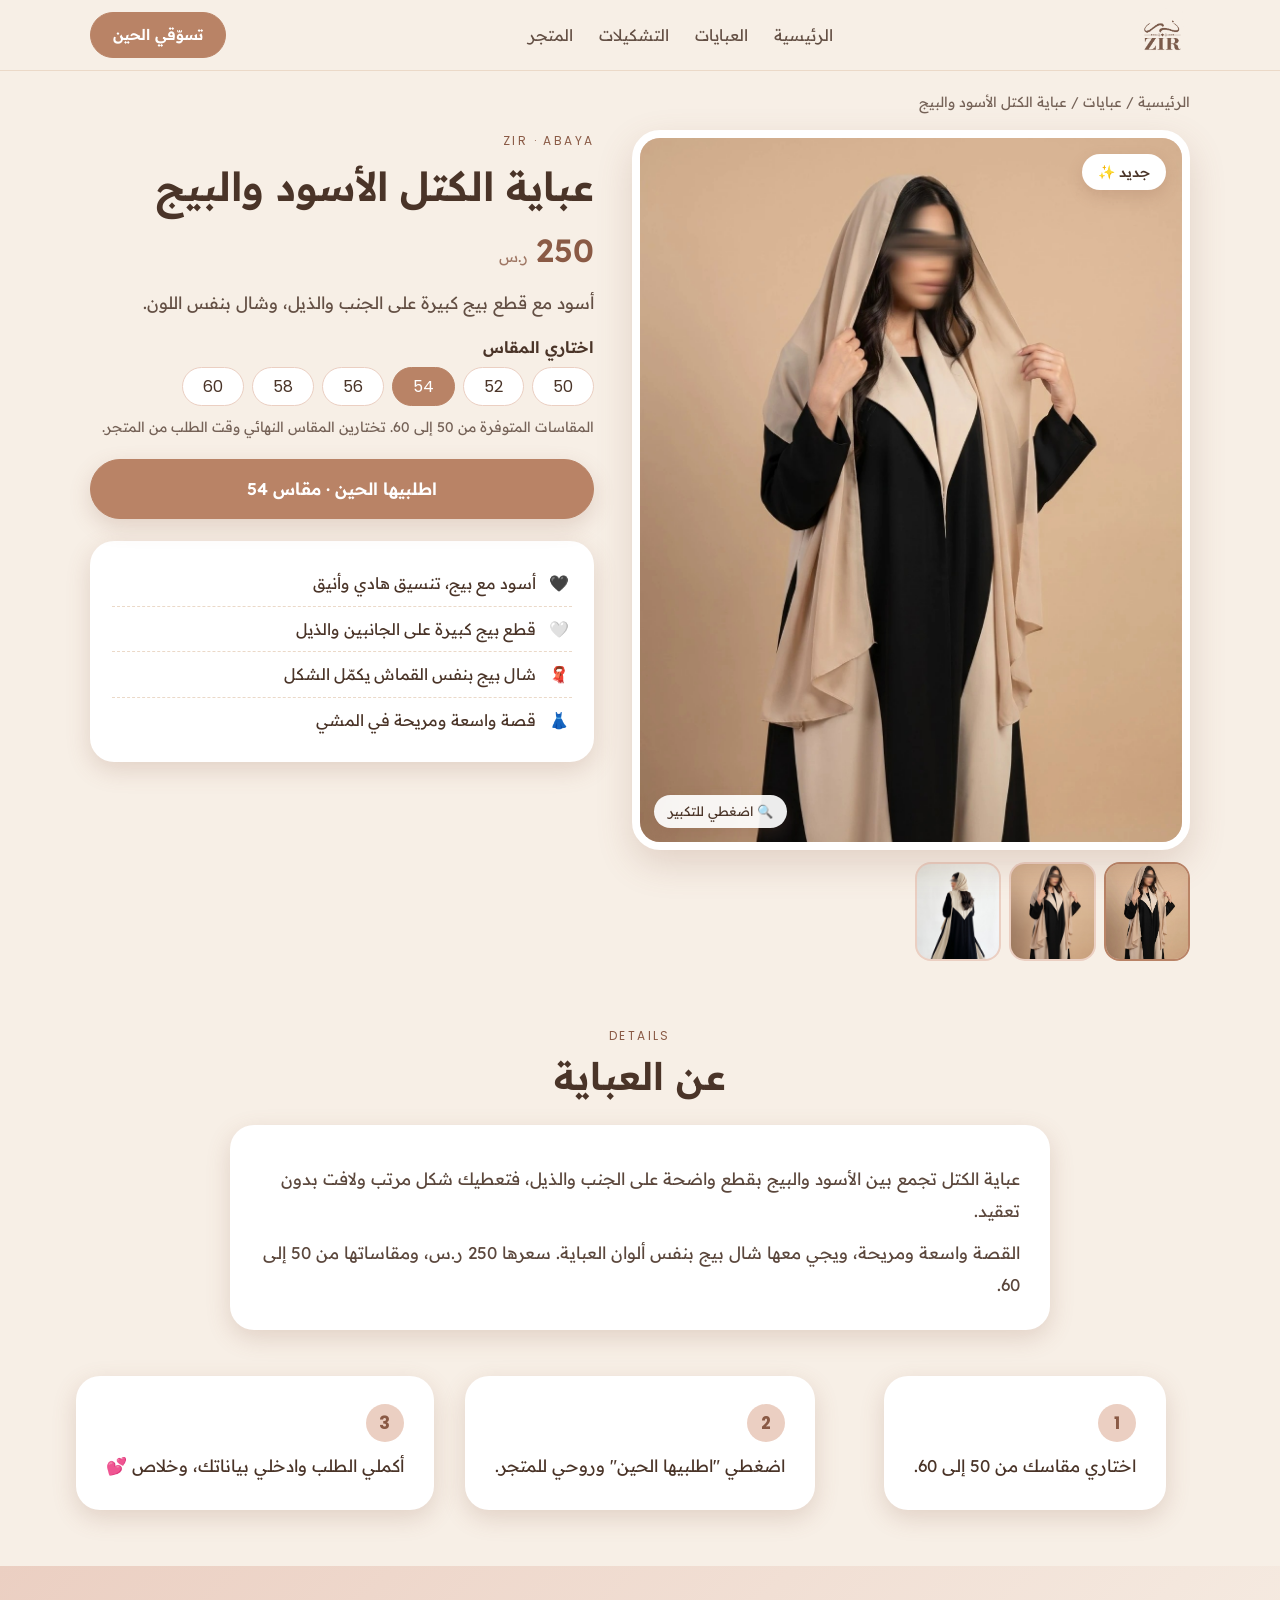
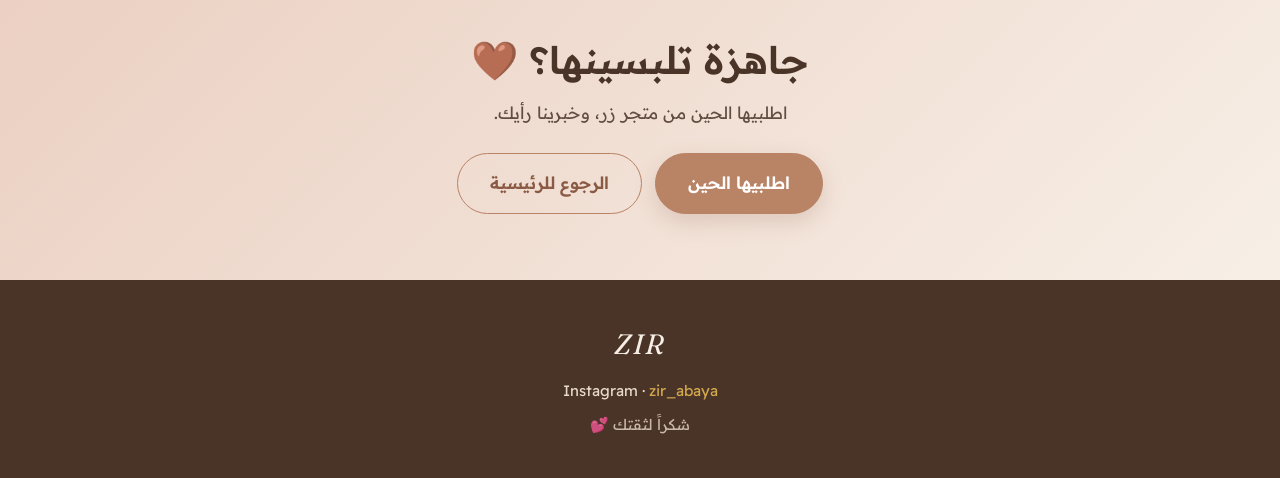
<file: colorblock-abaya/index.html>
<!doctype html>
<html lang="ar" dir="rtl">
<head>
<meta charset="utf-8">
<meta name="viewport" content="width=device-width, initial-scale=1">
<title>عباية الكتل الأسود والبيج | ZIR</title>
<meta name="description" content="عباية الكتل الأسود والبيج من زر. بـ 250 ر.س. المقاسات من 50 إلى 60.">
<link rel="preconnect" href="https://fonts.googleapis.com">
<link href="https://fonts.googleapis.com/css2?family=Fraunces:ital,wght@0,500;1,500&family=Poppins:wght@400;500;600&family=Readex+Pro:wght@300;400;500;600&display=swap" rel="stylesheet">
<link rel="stylesheet" href="../style.css">
<link rel="stylesheet" href="../zoom.css">
<style>
  .crumbs{font-size:14px;opacity:.75;padding:18px 0 6px}
  .crumbs a:hover{color:var(--mocha-d)}
  .pdp{display:grid;grid-template-columns:1.05fr .95fr;gap:38px;padding:8px 0 56px;align-items:start}
  .gallery .main{cursor:zoom-in;position:relative;border-radius:28px;overflow:hidden;background:var(--pink);box-shadow:0 14px 36px var(--shadow);border:8px solid #fff}
  .gallery .main img{width:100%;aspect-ratio:4/5.2;object-fit:cover;object-position:50% 22%}
  .gallery .main .pill{position:absolute;top:16px;inset-inline-start:16px}
  .thumbs{display:grid;grid-template-columns:repeat(6,1fr);gap:8px;margin-top:12px}
  .thumbs button{border:2px solid transparent;border-radius:16px;overflow:hidden;background:var(--pink);padding:0;cursor:pointer;aspect-ratio:1/1.15}
  .thumbs button.on{border-color:var(--mocha)}
  .thumbs img{width:100%;height:100%;object-fit:cover;object-position:50% 25%}

  .info h1{font-size:clamp(28px,3.6vw,40px);margin:4px 0}
  .info .price{font-size:32px;font-weight:600;color:var(--mocha-d);display:flex;align-items:baseline;gap:8px}
  .info .price small{font-size:15px;font-weight:400;opacity:.8}
  .info .sub{opacity:.85;margin:6px 0 14px}
  .info h3{font-size:16px;margin:16px 0 8px}
  .chips{display:flex;gap:8px;flex-wrap:wrap}
  .chips button{border:1.5px solid var(--pink);background:#fff;border-radius:999px;padding:6px 20px;font-family:Poppins;font-size:16px;color:var(--ink);cursor:pointer;transition:.15s}
  .chips button:hover{border-color:var(--mocha)}
  .chips button.on{background:var(--mocha);border-color:var(--mocha);color:#fff}
  .note{font-size:14px;opacity:.75;margin-top:8px}
  .buy{margin-top:18px;display:flex;gap:10px;flex-wrap:wrap}
  .buy .btn{flex:1;text-align:center;min-width:200px}
  .facts{margin-top:22px;padding:20px 22px;list-style:none}
  .facts li{padding:7px 0;border-bottom:1px dashed var(--line);display:flex;gap:10px;font-size:16px}
  .facts li:last-child{border:0}
  .facts li i{font-style:normal;width:26px;text-align:center}

  .desc{padding:8px 0 56px}
  .desc .card{padding:28px 30px;max-width:820px;margin:20px auto 0;text-align:start}
  .desc p{margin-top:10px;opacity:.9}

  .steps{display:grid;grid-template-columns:repeat(3,1fr);gap:16px;margin-top:26px;text-align:start}
  .steps div{padding:22px}
  .steps b{display:inline-grid;place-items:center;width:38px;height:38px;border-radius:50%;background:var(--pink);color:var(--mocha-d);font-family:Poppins;margin-bottom:8px}

  .ctaSec{background:linear-gradient(135deg,#EBCFC2,#F7EFE6);text-align:center}
  .ctaSec p{margin:8px 0 24px;opacity:.85}

  @media (max-width:820px){
    .pdp{grid-template-columns:1fr;gap:22px}
    .steps{grid-template-columns:1fr}
    .sticky{display:flex;align-items:center;justify-content:space-between;gap:12px;position:fixed;bottom:0;inset-inline:0;background:rgba(247,239,230,.97);padding:10px 16px;z-index:30;border-top:1px solid var(--line)}
    .sticky b{font-size:20px;color:var(--mocha-d);white-space:nowrap}
    .sticky .btn{flex:1;text-align:center;padding:11px 16px}
  }
</style>
</head>
<body>

<header class="bar">
  <div class="wrap">
    <a href="../"><img src="../img/logo-mocha.png" alt="ZIR زر"></a>
    <nav><a href="../">الرئيسية</a><a href="../#products">العبايات</a><a href="../#collections">التشكيلات</a><a href="https://salla.sa/zirabaya.com" target="_blank" rel="noopener">المتجر</a></nav>
    <a class="btn sm" href="https://salla.sa/zirabaya.com" target="_blank" rel="noopener">تسوّقي الحين</a>
  </div>
</header>

<main class="wrap">
  <div class="crumbs"><a href="../">الرئيسية</a> / <a href="../#products">عبايات</a> / عباية الكتل الأسود والبيج</div>

  <section class="pdp">
    <div class="gallery">
      <div class="main"><img id="mainImg" src="../img/colorblock-abaya/1.jpg" alt="عباية الكتل الأسود والبيج"><span class="pill">جديد ✨</span></div>
      <div class="thumbs" id="thumbs">
        <button class="on" data-src="../img/colorblock-abaya/1.jpg" aria-label="صورة 1"><img src="../img/colorblock-abaya/1.jpg" alt=""></button>
        <button data-src="../img/colorblock-abaya/2.jpg" aria-label="صورة 2"><img src="../img/colorblock-abaya/2.jpg" alt=""></button>
        <button data-src="../img/colorblock-abaya/3.jpg" aria-label="صورة 3"><img src="../img/colorblock-abaya/3.jpg" alt=""></button>
      </div>
    </div>

    <div class="info">
      <div class="lbl">ZIR · Abaya</div>
      <h1>عباية الكتل الأسود والبيج</h1>
      <div class="price">250 <small>ر.س</small></div>
      <p class="sub">أسود مع قطع بيج كبيرة على الجنب والذيل، وشال بنفس اللون.</p>

      <h3>اختاري المقاس</h3>
      <div class="chips" id="sizes">
        <button data-s="50">50</button><button data-s="52">52</button><button data-s="54" class="on">54</button>
        <button data-s="56">56</button><button data-s="58">58</button><button data-s="60">60</button>
      </div>
      <div class="note">المقاسات المتوفرة من 50 إلى 60. تختارين المقاس النهائي وقت الطلب من المتجر.</div>

      <div class="buy">
        <a class="btn" id="buyBtn" href="https://salla.sa/zirabaya.com" target="_blank" rel="noopener">اطلبيها الحين · مقاس <span id="sz">54</span></a>
      </div>

      <ul class="facts card">
        <li><i>🖤</i><span>أسود مع بيج، تنسيق هادي وأنيق</span></li>
        <li><i>🤍</i><span>قطع بيج كبيرة على الجانبين والذيل</span></li>
        <li><i>🧣</i><span>شال بيج بنفس القماش يكمّل الشكل</span></li>
        <li><i>👗</i><span>قصة واسعة ومريحة في المشي</span></li>
      </ul>
    </div>
  </section>
</main>

<section class="desc wrap center">
  <div class="lbl">Details</div>
  <h2>عن العباية</h2>
  <div class="card">
    <p>عباية الكتل تجمع بين الأسود والبيج بقطع واضحة على الجنب والذيل، فتعطيك شكل مرتب ولافت بدون تعقيد.</p>
    <p>القصة واسعة ومريحة، ويجي معها شال بيج بنفس ألوان العباية. سعرها 250 ر.س، ومقاساتها من 50 إلى 60.</p>
  </div>
  <div class="steps">
    <div class="card"><b>1</b><br>اختاري مقاسك من 50 إلى 60.</div>
    <div class="card"><b>2</b><br>اضغطي "اطلبيها الحين" وروحي للمتجر.</div>
    <div class="card"><b>3</b><br>أكملي الطلب وادخلي بياناتك، وخلاص 💕</div>
  </div>
</section>

<section class="sec ctaSec">
  <div class="wrap">
    <h2>جاهزة تلبسينها؟ 🤎</h2>
    <p>اطلبيها الحين من متجر زر، وخبرينا رأيك.</p>
    <a class="btn" href="https://salla.sa/zirabaya.com" target="_blank" rel="noopener">اطلبيها الحين</a>
    <a class="btn ghost" href="../" style="margin-inline-start:8px">الرجوع للرئيسية</a>
  </div>
</section>

<footer>
  <div class="logo">ZIR</div>
  <div style="margin-top:6px">Instagram · <a href="https://instagram.com/zir_abaya" target="_blank" rel="noopener">zir_abaya</a></div>
  <div style="margin-top:6px;opacity:.8">شكراً لثقتك 💕</div>
</footer>

<div class="sticky"><b>250 ر.س</b><a class="btn" href="https://salla.sa/zirabaya.com" target="_blank" rel="noopener">اطلبيها الحين</a></div>

<script>
  (function(){
    var main=document.getElementById('mainImg');
    document.querySelectorAll('#thumbs button').forEach(function(b){
      b.addEventListener('click',function(){
        main.src=b.getAttribute('data-src');
        document.querySelectorAll('#thumbs button').forEach(function(x){x.classList.remove('on')});
        b.classList.add('on');
      });
    });
    var sz=document.getElementById('sz');
    document.querySelectorAll('#sizes button').forEach(function(b){
      b.addEventListener('click',function(){
        sz.textContent=b.getAttribute('data-s');
        document.querySelectorAll('#sizes button').forEach(function(x){x.classList.remove('on')});
        b.classList.add('on');
      });
    });
  })();
</script>
<script src="../zoom.js"></script>
</body>
</html>
</file>
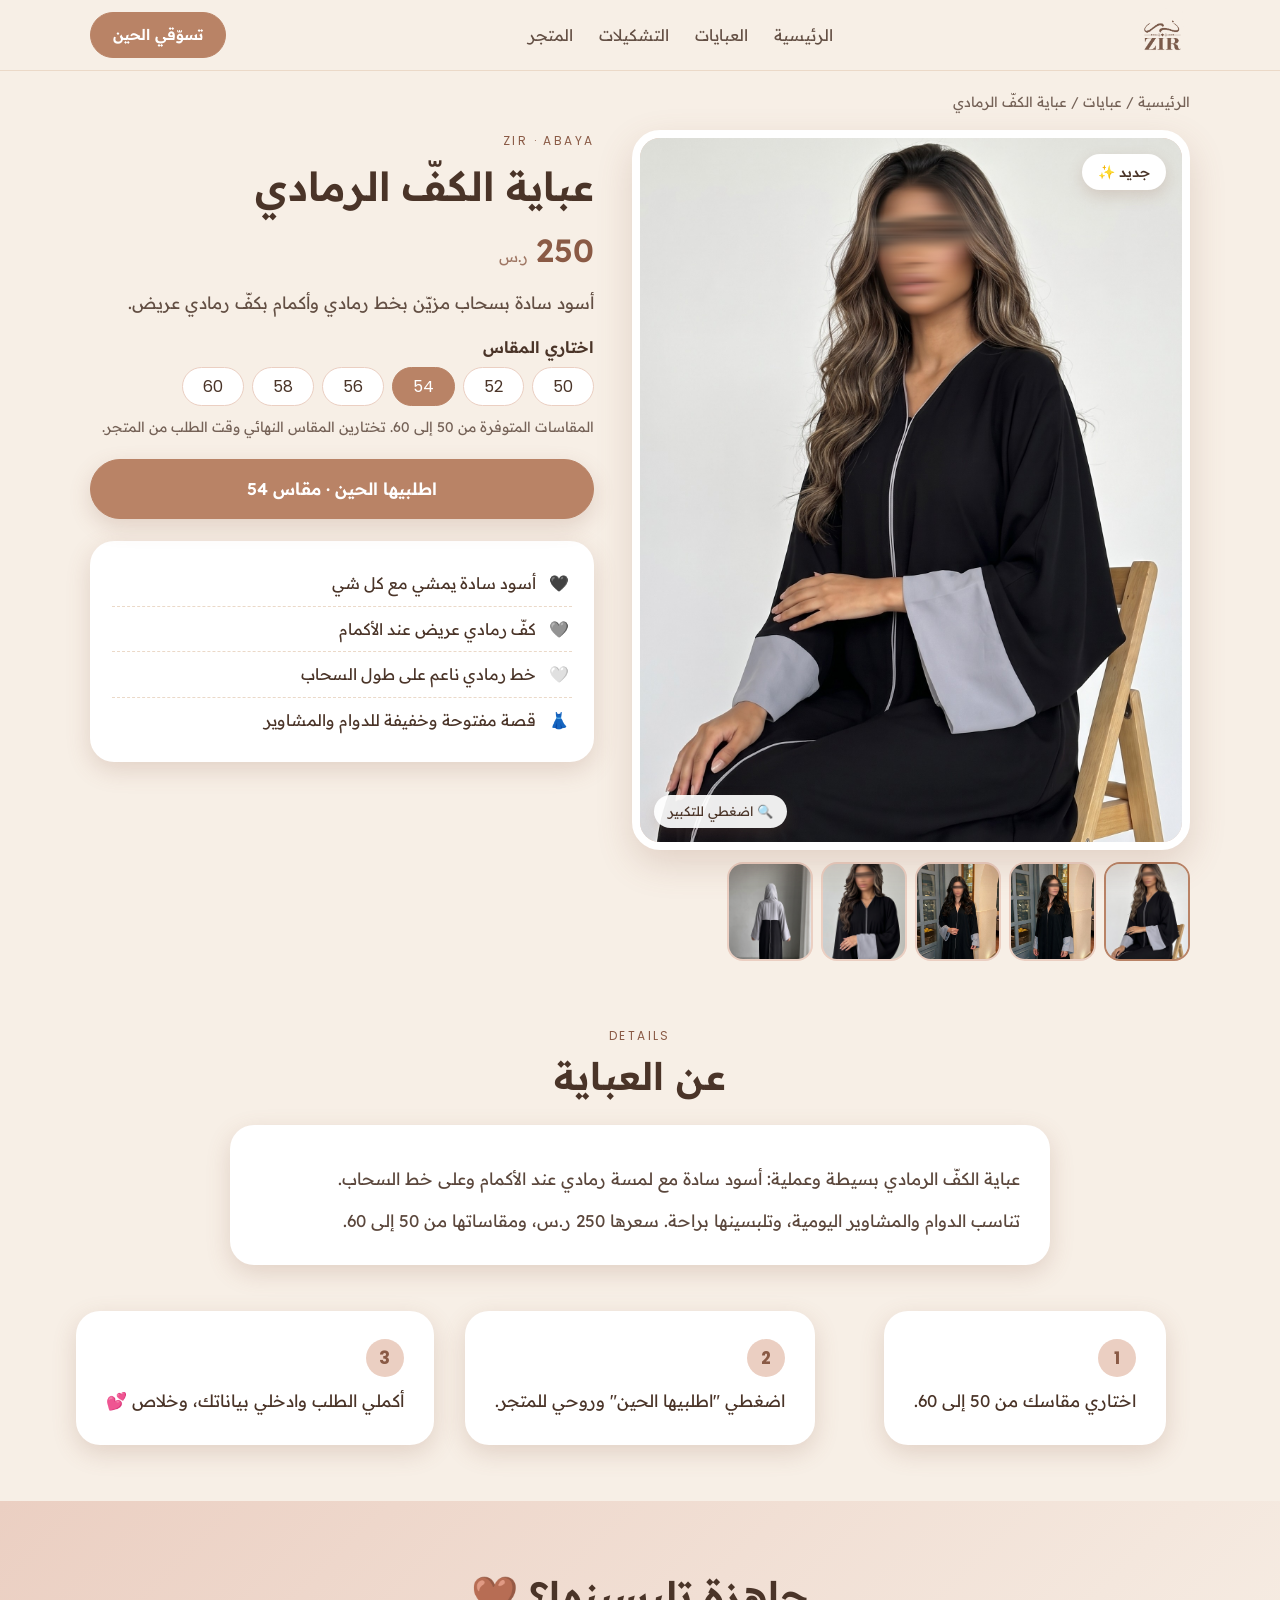
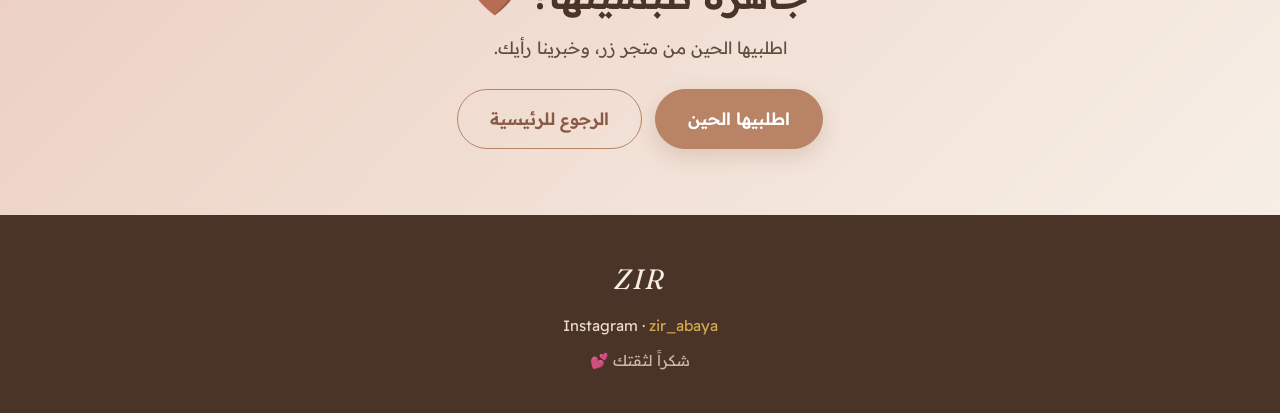
<file: grey-cuff-abaya/index.html>
<!doctype html>
<html lang="ar" dir="rtl">
<head>
<meta charset="utf-8">
<meta name="viewport" content="width=device-width, initial-scale=1">
<title>عباية الكفّ الرمادي | ZIR</title>
<meta name="description" content="عباية الكفّ الرمادي من زر. بـ 250 ر.س. المقاسات من 50 إلى 60.">
<link rel="preconnect" href="https://fonts.googleapis.com">
<link href="https://fonts.googleapis.com/css2?family=Fraunces:ital,wght@0,500;1,500&family=Poppins:wght@400;500;600&family=Readex+Pro:wght@300;400;500;600&display=swap" rel="stylesheet">
<link rel="stylesheet" href="../style.css">
<link rel="stylesheet" href="../zoom.css">
<style>
  .crumbs{font-size:14px;opacity:.75;padding:18px 0 6px}
  .crumbs a:hover{color:var(--mocha-d)}
  .pdp{display:grid;grid-template-columns:1.05fr .95fr;gap:38px;padding:8px 0 56px;align-items:start}
  .gallery .main{cursor:zoom-in;position:relative;border-radius:28px;overflow:hidden;background:var(--pink);box-shadow:0 14px 36px var(--shadow);border:8px solid #fff}
  .gallery .main img{width:100%;aspect-ratio:4/5.2;object-fit:cover;object-position:50% 22%}
  .gallery .main .pill{position:absolute;top:16px;inset-inline-start:16px}
  .thumbs{display:grid;grid-template-columns:repeat(6,1fr);gap:8px;margin-top:12px}
  .thumbs button{border:2px solid transparent;border-radius:16px;overflow:hidden;background:var(--pink);padding:0;cursor:pointer;aspect-ratio:1/1.15}
  .thumbs button.on{border-color:var(--mocha)}
  .thumbs img{width:100%;height:100%;object-fit:cover;object-position:50% 25%}

  .info h1{font-size:clamp(28px,3.6vw,40px);margin:4px 0}
  .info .price{font-size:32px;font-weight:600;color:var(--mocha-d);display:flex;align-items:baseline;gap:8px}
  .info .price small{font-size:15px;font-weight:400;opacity:.8}
  .info .sub{opacity:.85;margin:6px 0 14px}
  .info h3{font-size:16px;margin:16px 0 8px}
  .chips{display:flex;gap:8px;flex-wrap:wrap}
  .chips button{border:1.5px solid var(--pink);background:#fff;border-radius:999px;padding:6px 20px;font-family:Poppins;font-size:16px;color:var(--ink);cursor:pointer;transition:.15s}
  .chips button:hover{border-color:var(--mocha)}
  .chips button.on{background:var(--mocha);border-color:var(--mocha);color:#fff}
  .note{font-size:14px;opacity:.75;margin-top:8px}
  .buy{margin-top:18px;display:flex;gap:10px;flex-wrap:wrap}
  .buy .btn{flex:1;text-align:center;min-width:200px}
  .facts{margin-top:22px;padding:20px 22px;list-style:none}
  .facts li{padding:7px 0;border-bottom:1px dashed var(--line);display:flex;gap:10px;font-size:16px}
  .facts li:last-child{border:0}
  .facts li i{font-style:normal;width:26px;text-align:center}

  .desc{padding:8px 0 56px}
  .desc .card{padding:28px 30px;max-width:820px;margin:20px auto 0;text-align:start}
  .desc p{margin-top:10px;opacity:.9}

  .steps{display:grid;grid-template-columns:repeat(3,1fr);gap:16px;margin-top:26px;text-align:start}
  .steps div{padding:22px}
  .steps b{display:inline-grid;place-items:center;width:38px;height:38px;border-radius:50%;background:var(--pink);color:var(--mocha-d);font-family:Poppins;margin-bottom:8px}

  .ctaSec{background:linear-gradient(135deg,#EBCFC2,#F7EFE6);text-align:center}
  .ctaSec p{margin:8px 0 24px;opacity:.85}

  @media (max-width:820px){
    .pdp{grid-template-columns:1fr;gap:22px}
    .steps{grid-template-columns:1fr}
    .sticky{display:flex;align-items:center;justify-content:space-between;gap:12px;position:fixed;bottom:0;inset-inline:0;background:rgba(247,239,230,.97);padding:10px 16px;z-index:30;border-top:1px solid var(--line)}
    .sticky b{font-size:20px;color:var(--mocha-d);white-space:nowrap}
    .sticky .btn{flex:1;text-align:center;padding:11px 16px}
  }
</style>
</head>
<body>

<header class="bar">
  <div class="wrap">
    <a href="../"><img src="../img/logo-mocha.png" alt="ZIR زر"></a>
    <nav><a href="../">الرئيسية</a><a href="../#products">العبايات</a><a href="../#collections">التشكيلات</a><a href="https://salla.sa/zirabaya.com" target="_blank" rel="noopener">المتجر</a></nav>
    <a class="btn sm" href="https://salla.sa/zirabaya.com" target="_blank" rel="noopener">تسوّقي الحين</a>
  </div>
</header>

<main class="wrap">
  <div class="crumbs"><a href="../">الرئيسية</a> / <a href="../#products">عبايات</a> / عباية الكفّ الرمادي</div>

  <section class="pdp">
    <div class="gallery">
      <div class="main"><img id="mainImg" src="../img/grey-cuff-abaya/1.jpg" alt="عباية الكفّ الرمادي"><span class="pill">جديد ✨</span></div>
      <div class="thumbs" id="thumbs">
        <button class="on" data-src="../img/grey-cuff-abaya/1.jpg" aria-label="صورة 1"><img src="../img/grey-cuff-abaya/1.jpg" alt=""></button>
        <button data-src="../img/grey-cuff-abaya/2.jpg" aria-label="صورة 2"><img src="../img/grey-cuff-abaya/2.jpg" alt=""></button>
        <button data-src="../img/grey-cuff-abaya/3.jpg" aria-label="صورة 3"><img src="../img/grey-cuff-abaya/3.jpg" alt=""></button>
        <button data-src="../img/grey-cuff-abaya/4.jpg" aria-label="صورة 4"><img src="../img/grey-cuff-abaya/4.jpg" alt=""></button>
        <button data-src="../img/grey-cuff-abaya/5.jpg" aria-label="صورة 5"><img src="../img/grey-cuff-abaya/5.jpg" alt=""></button>
      </div>
    </div>

    <div class="info">
      <div class="lbl">ZIR · Abaya</div>
      <h1>عباية الكفّ الرمادي</h1>
      <div class="price">250 <small>ر.س</small></div>
      <p class="sub">أسود سادة بسحاب مزيّن بخط رمادي وأكمام بكفّ رمادي عريض.</p>

      <h3>اختاري المقاس</h3>
      <div class="chips" id="sizes">
        <button data-s="50">50</button><button data-s="52">52</button><button data-s="54" class="on">54</button>
        <button data-s="56">56</button><button data-s="58">58</button><button data-s="60">60</button>
      </div>
      <div class="note">المقاسات المتوفرة من 50 إلى 60. تختارين المقاس النهائي وقت الطلب من المتجر.</div>

      <div class="buy">
        <a class="btn" id="buyBtn" href="https://salla.sa/zirabaya.com" target="_blank" rel="noopener">اطلبيها الحين · مقاس <span id="sz">54</span></a>
      </div>

      <ul class="facts card">
        <li><i>🖤</i><span>أسود سادة يمشي مع كل شي</span></li>
        <li><i>🩶</i><span>كفّ رمادي عريض عند الأكمام</span></li>
        <li><i>🤍</i><span>خط رمادي ناعم على طول السحاب</span></li>
        <li><i>👗</i><span>قصة مفتوحة وخفيفة للدوام والمشاوير</span></li>
      </ul>
    </div>
  </section>
</main>

<section class="desc wrap center">
  <div class="lbl">Details</div>
  <h2>عن العباية</h2>
  <div class="card">
    <p>عباية الكفّ الرمادي بسيطة وعملية: أسود سادة مع لمسة رمادي عند الأكمام وعلى خط السحاب.</p>
    <p>تناسب الدوام والمشاوير اليومية، وتلبسينها براحة. سعرها 250 ر.س، ومقاساتها من 50 إلى 60.</p>
  </div>
  <div class="steps">
    <div class="card"><b>1</b><br>اختاري مقاسك من 50 إلى 60.</div>
    <div class="card"><b>2</b><br>اضغطي "اطلبيها الحين" وروحي للمتجر.</div>
    <div class="card"><b>3</b><br>أكملي الطلب وادخلي بياناتك، وخلاص 💕</div>
  </div>
</section>

<section class="sec ctaSec">
  <div class="wrap">
    <h2>جاهزة تلبسينها؟ 🤎</h2>
    <p>اطلبيها الحين من متجر زر، وخبرينا رأيك.</p>
    <a class="btn" href="https://salla.sa/zirabaya.com" target="_blank" rel="noopener">اطلبيها الحين</a>
    <a class="btn ghost" href="../" style="margin-inline-start:8px">الرجوع للرئيسية</a>
  </div>
</section>

<footer>
  <div class="logo">ZIR</div>
  <div style="margin-top:6px">Instagram · <a href="https://instagram.com/zir_abaya" target="_blank" rel="noopener">zir_abaya</a></div>
  <div style="margin-top:6px;opacity:.8">شكراً لثقتك 💕</div>
</footer>

<div class="sticky"><b>250 ر.س</b><a class="btn" href="https://salla.sa/zirabaya.com" target="_blank" rel="noopener">اطلبيها الحين</a></div>

<script>
  (function(){
    var main=document.getElementById('mainImg');
    document.querySelectorAll('#thumbs button').forEach(function(b){
      b.addEventListener('click',function(){
        main.src=b.getAttribute('data-src');
        document.querySelectorAll('#thumbs button').forEach(function(x){x.classList.remove('on')});
        b.classList.add('on');
      });
    });
    var sz=document.getElementById('sz');
    document.querySelectorAll('#sizes button').forEach(function(b){
      b.addEventListener('click',function(){
        sz.textContent=b.getAttribute('data-s');
        document.querySelectorAll('#sizes button').forEach(function(x){x.classList.remove('on')});
        b.classList.add('on');
      });
    });
  })();
</script>
<script src="../zoom.js"></script>
</body>
</html>
</file>
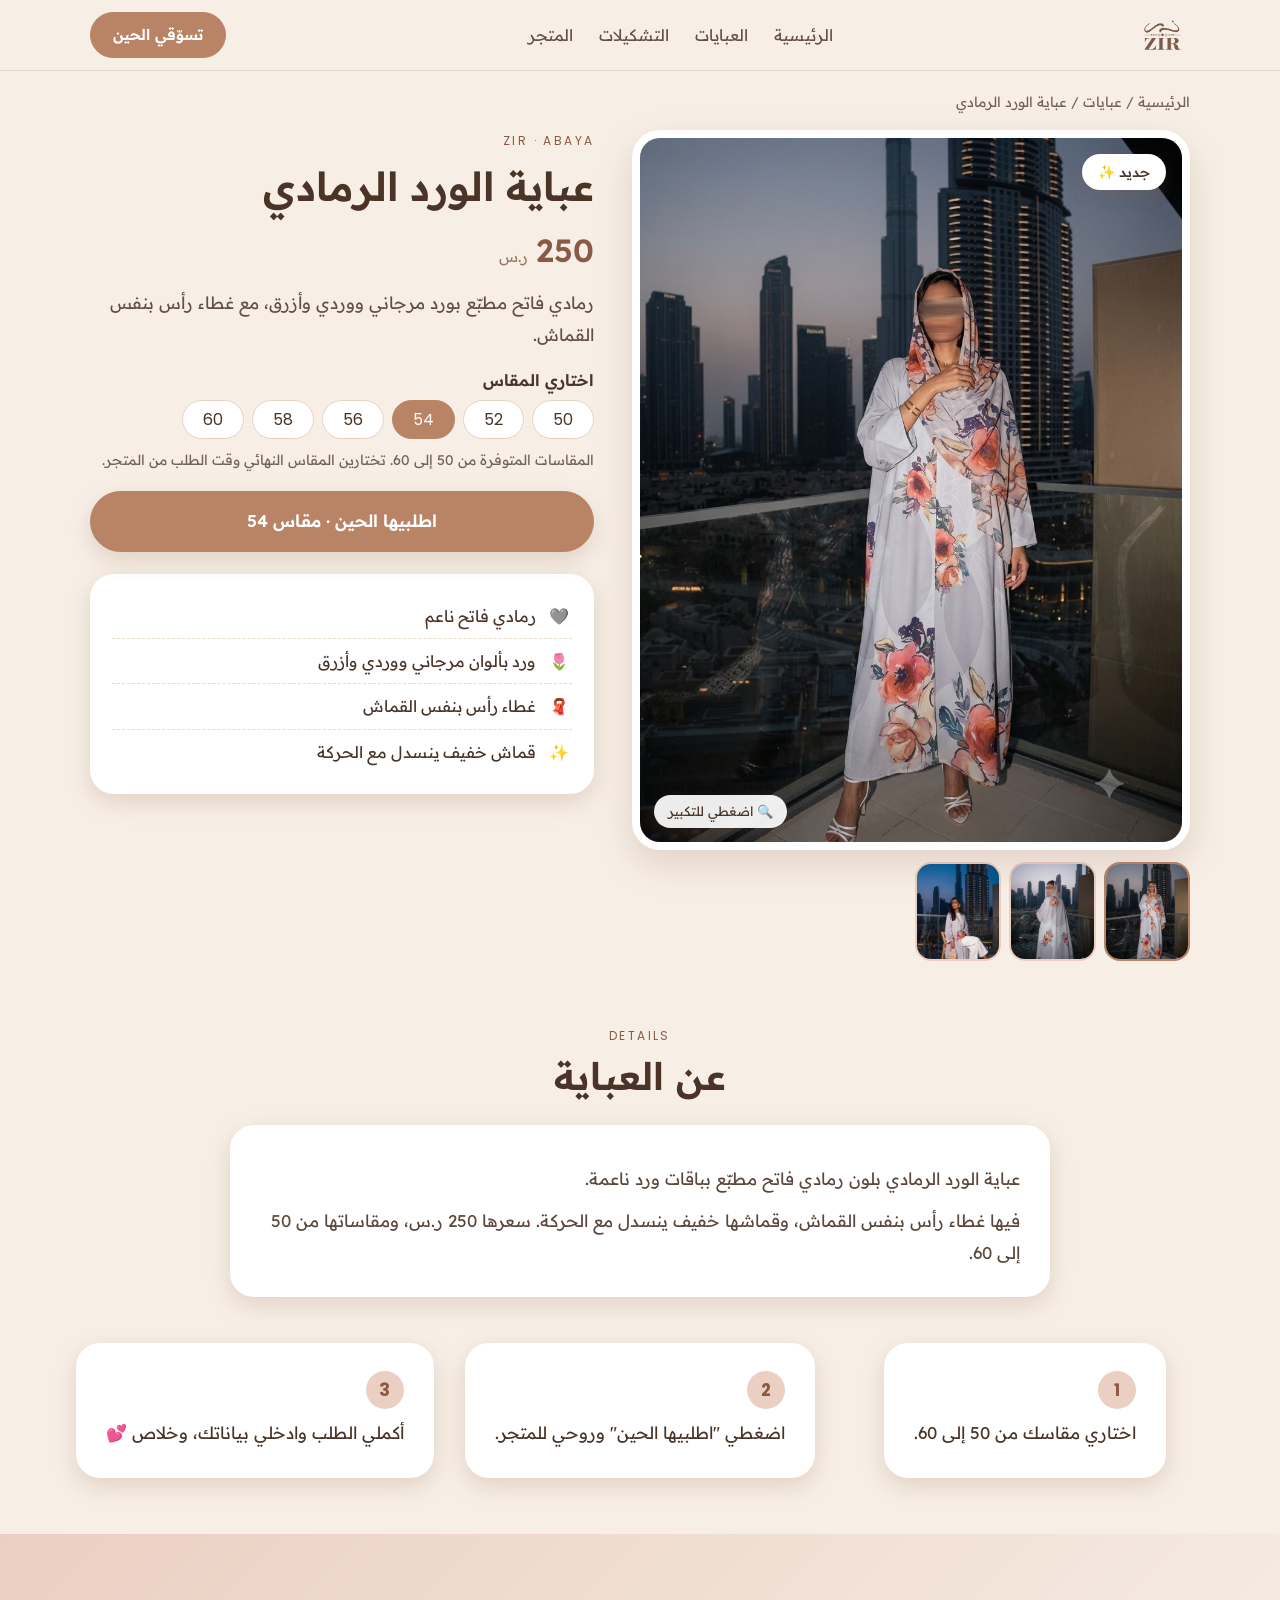
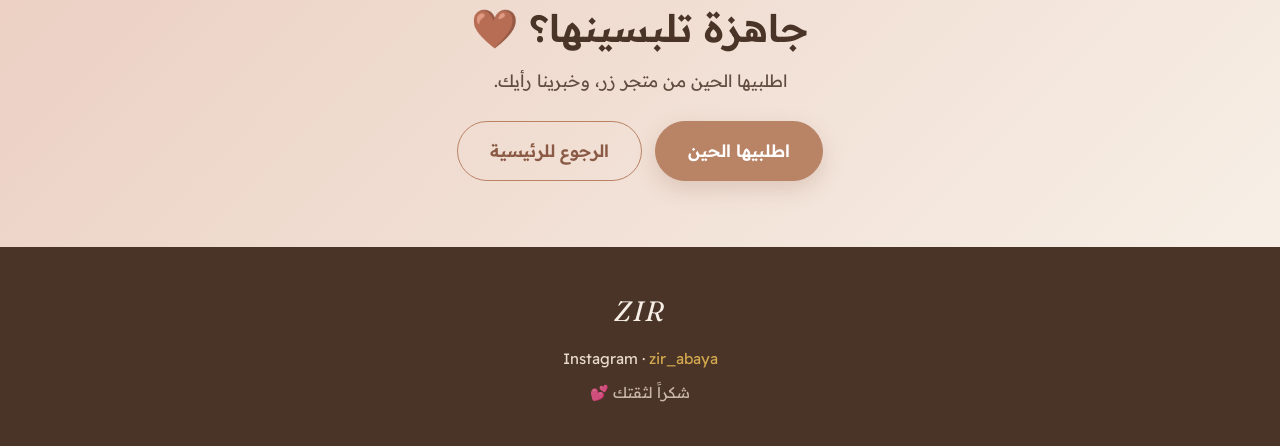
<file: grey-floral-abaya/index.html>
<!doctype html>
<html lang="ar" dir="rtl">
<head>
<meta charset="utf-8">
<meta name="viewport" content="width=device-width, initial-scale=1">
<title>عباية الورد الرمادي | ZIR</title>
<meta name="description" content="عباية الورد الرمادي من زر. بـ 250 ر.س. المقاسات من 50 إلى 60.">
<link rel="preconnect" href="https://fonts.googleapis.com">
<link href="https://fonts.googleapis.com/css2?family=Fraunces:ital,wght@0,500;1,500&family=Poppins:wght@400;500;600&family=Readex+Pro:wght@300;400;500;600&display=swap" rel="stylesheet">
<link rel="stylesheet" href="../style.css">
<link rel="stylesheet" href="../zoom.css">
<style>
  .crumbs{font-size:14px;opacity:.75;padding:18px 0 6px}
  .crumbs a:hover{color:var(--mocha-d)}
  .pdp{display:grid;grid-template-columns:1.05fr .95fr;gap:38px;padding:8px 0 56px;align-items:start}
  .gallery .main{cursor:zoom-in;position:relative;border-radius:28px;overflow:hidden;background:var(--pink);box-shadow:0 14px 36px var(--shadow);border:8px solid #fff}
  .gallery .main img{width:100%;aspect-ratio:4/5.2;object-fit:cover;object-position:50% 22%}
  .gallery .main .pill{position:absolute;top:16px;inset-inline-start:16px}
  .thumbs{display:grid;grid-template-columns:repeat(6,1fr);gap:8px;margin-top:12px}
  .thumbs button{border:2px solid transparent;border-radius:16px;overflow:hidden;background:var(--pink);padding:0;cursor:pointer;aspect-ratio:1/1.15}
  .thumbs button.on{border-color:var(--mocha)}
  .thumbs img{width:100%;height:100%;object-fit:cover;object-position:50% 25%}

  .info h1{font-size:clamp(28px,3.6vw,40px);margin:4px 0}
  .info .price{font-size:32px;font-weight:600;color:var(--mocha-d);display:flex;align-items:baseline;gap:8px}
  .info .price small{font-size:15px;font-weight:400;opacity:.8}
  .info .sub{opacity:.85;margin:6px 0 14px}
  .info h3{font-size:16px;margin:16px 0 8px}
  .chips{display:flex;gap:8px;flex-wrap:wrap}
  .chips button{border:1.5px solid var(--pink);background:#fff;border-radius:999px;padding:6px 20px;font-family:Poppins;font-size:16px;color:var(--ink);cursor:pointer;transition:.15s}
  .chips button:hover{border-color:var(--mocha)}
  .chips button.on{background:var(--mocha);border-color:var(--mocha);color:#fff}
  .note{font-size:14px;opacity:.75;margin-top:8px}
  .buy{margin-top:18px;display:flex;gap:10px;flex-wrap:wrap}
  .buy .btn{flex:1;text-align:center;min-width:200px}
  .facts{margin-top:22px;padding:20px 22px;list-style:none}
  .facts li{padding:7px 0;border-bottom:1px dashed var(--line);display:flex;gap:10px;font-size:16px}
  .facts li:last-child{border:0}
  .facts li i{font-style:normal;width:26px;text-align:center}

  .desc{padding:8px 0 56px}
  .desc .card{padding:28px 30px;max-width:820px;margin:20px auto 0;text-align:start}
  .desc p{margin-top:10px;opacity:.9}

  .steps{display:grid;grid-template-columns:repeat(3,1fr);gap:16px;margin-top:26px;text-align:start}
  .steps div{padding:22px}
  .steps b{display:inline-grid;place-items:center;width:38px;height:38px;border-radius:50%;background:var(--pink);color:var(--mocha-d);font-family:Poppins;margin-bottom:8px}

  .ctaSec{background:linear-gradient(135deg,#EBCFC2,#F7EFE6);text-align:center}
  .ctaSec p{margin:8px 0 24px;opacity:.85}

  @media (max-width:820px){
    .pdp{grid-template-columns:1fr;gap:22px}
    .steps{grid-template-columns:1fr}
    .sticky{display:flex;align-items:center;justify-content:space-between;gap:12px;position:fixed;bottom:0;inset-inline:0;background:rgba(247,239,230,.97);padding:10px 16px;z-index:30;border-top:1px solid var(--line)}
    .sticky b{font-size:20px;color:var(--mocha-d);white-space:nowrap}
    .sticky .btn{flex:1;text-align:center;padding:11px 16px}
  }
</style>
</head>
<body>

<header class="bar">
  <div class="wrap">
    <a href="../"><img src="../img/logo-mocha.png" alt="ZIR زر"></a>
    <nav><a href="../">الرئيسية</a><a href="../#products">العبايات</a><a href="../#collections">التشكيلات</a><a href="https://salla.sa/zirabaya.com" target="_blank" rel="noopener">المتجر</a></nav>
    <a class="btn sm" href="https://salla.sa/zirabaya.com" target="_blank" rel="noopener">تسوّقي الحين</a>
  </div>
</header>

<main class="wrap">
  <div class="crumbs"><a href="../">الرئيسية</a> / <a href="../#products">عبايات</a> / عباية الورد الرمادي</div>

  <section class="pdp">
    <div class="gallery">
      <div class="main"><img id="mainImg" src="../img/grey-floral-abaya/1.jpg" alt="عباية الورد الرمادي"><span class="pill">جديد ✨</span></div>
      <div class="thumbs" id="thumbs">
        <button class="on" data-src="../img/grey-floral-abaya/1.jpg" aria-label="صورة 1"><img src="../img/grey-floral-abaya/1.jpg" alt=""></button>
        <button data-src="../img/grey-floral-abaya/2.jpg" aria-label="صورة 2"><img src="../img/grey-floral-abaya/2.jpg" alt=""></button>
        <button data-src="../img/grey-floral-abaya/3.jpg" aria-label="صورة 3"><img src="../img/grey-floral-abaya/3.jpg" alt=""></button>
      </div>
    </div>

    <div class="info">
      <div class="lbl">ZIR · Abaya</div>
      <h1>عباية الورد الرمادي</h1>
      <div class="price">250 <small>ر.س</small></div>
      <p class="sub">رمادي فاتح مطبّع بورد مرجاني ووردي وأزرق، مع غطاء رأس بنفس القماش.</p>

      <h3>اختاري المقاس</h3>
      <div class="chips" id="sizes">
        <button data-s="50">50</button><button data-s="52">52</button><button data-s="54" class="on">54</button>
        <button data-s="56">56</button><button data-s="58">58</button><button data-s="60">60</button>
      </div>
      <div class="note">المقاسات المتوفرة من 50 إلى 60. تختارين المقاس النهائي وقت الطلب من المتجر.</div>

      <div class="buy">
        <a class="btn" id="buyBtn" href="https://salla.sa/zirabaya.com" target="_blank" rel="noopener">اطلبيها الحين · مقاس <span id="sz">54</span></a>
      </div>

      <ul class="facts card">
        <li><i>🩶</i><span>رمادي فاتح ناعم</span></li>
        <li><i>🌷</i><span>ورد بألوان مرجاني ووردي وأزرق</span></li>
        <li><i>🧣</i><span>غطاء رأس بنفس القماش</span></li>
        <li><i>✨</i><span>قماش خفيف ينسدل مع الحركة</span></li>
      </ul>
    </div>
  </section>
</main>

<section class="desc wrap center">
  <div class="lbl">Details</div>
  <h2>عن العباية</h2>
  <div class="card">
    <p>عباية الورد الرمادي بلون رمادي فاتح مطبّع بباقات ورد ناعمة.</p>
    <p>فيها غطاء رأس بنفس القماش، وقماشها خفيف ينسدل مع الحركة. سعرها 250 ر.س، ومقاساتها من 50 إلى 60.</p>
  </div>
  <div class="steps">
    <div class="card"><b>1</b><br>اختاري مقاسك من 50 إلى 60.</div>
    <div class="card"><b>2</b><br>اضغطي "اطلبيها الحين" وروحي للمتجر.</div>
    <div class="card"><b>3</b><br>أكملي الطلب وادخلي بياناتك، وخلاص 💕</div>
  </div>
</section>

<section class="sec ctaSec">
  <div class="wrap">
    <h2>جاهزة تلبسينها؟ 🤎</h2>
    <p>اطلبيها الحين من متجر زر، وخبرينا رأيك.</p>
    <a class="btn" href="https://salla.sa/zirabaya.com" target="_blank" rel="noopener">اطلبيها الحين</a>
    <a class="btn ghost" href="../" style="margin-inline-start:8px">الرجوع للرئيسية</a>
  </div>
</section>

<footer>
  <div class="logo">ZIR</div>
  <div style="margin-top:6px">Instagram · <a href="https://instagram.com/zir_abaya" target="_blank" rel="noopener">zir_abaya</a></div>
  <div style="margin-top:6px;opacity:.8">شكراً لثقتك 💕</div>
</footer>

<div class="sticky"><b>250 ر.س</b><a class="btn" href="https://salla.sa/zirabaya.com" target="_blank" rel="noopener">اطلبيها الحين</a></div>

<script>
  (function(){
    var main=document.getElementById('mainImg');
    document.querySelectorAll('#thumbs button').forEach(function(b){
      b.addEventListener('click',function(){
        main.src=b.getAttribute('data-src');
        document.querySelectorAll('#thumbs button').forEach(function(x){x.classList.remove('on')});
        b.classList.add('on');
      });
    });
    var sz=document.getElementById('sz');
    document.querySelectorAll('#sizes button').forEach(function(b){
      b.addEventListener('click',function(){
        sz.textContent=b.getAttribute('data-s');
        document.querySelectorAll('#sizes button').forEach(function(x){x.classList.remove('on')});
        b.classList.add('on');
      });
    });
  })();
</script>
<script src="../zoom.js"></script>
</body>
</html>
</file>
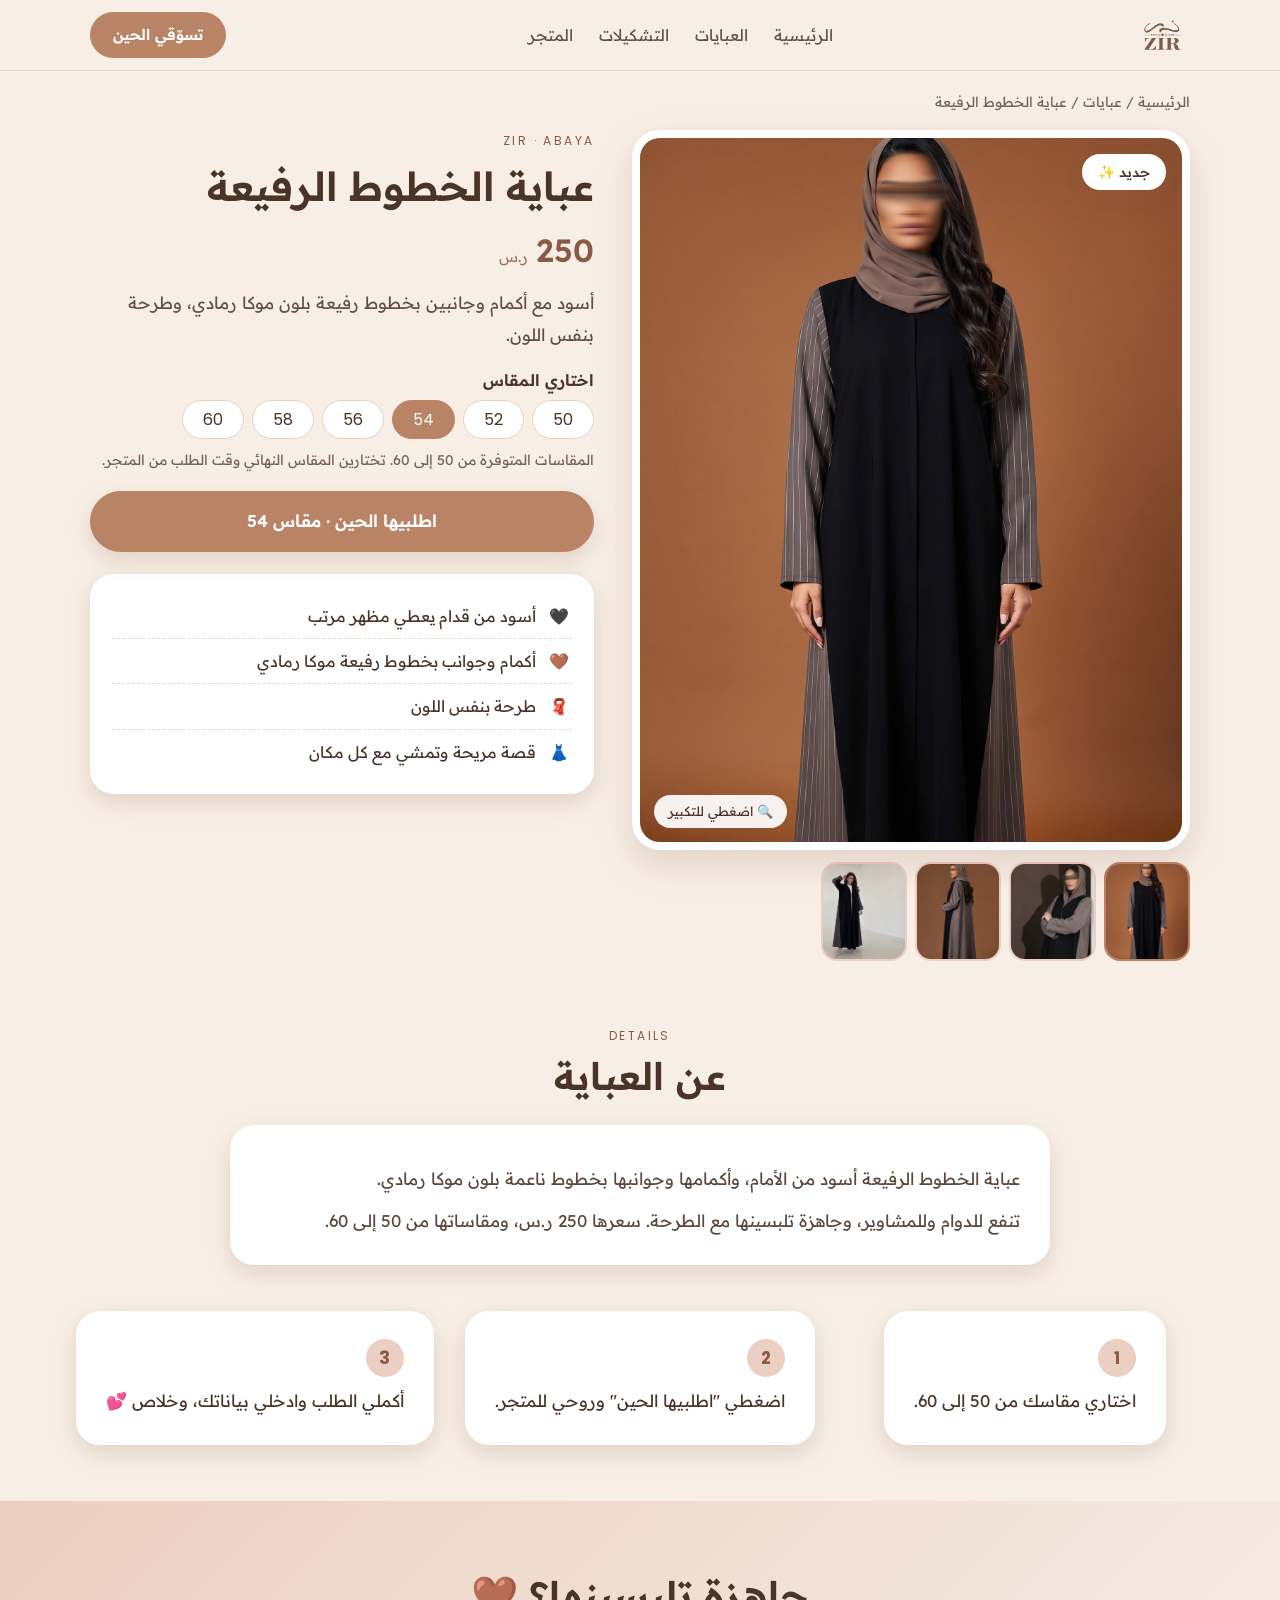
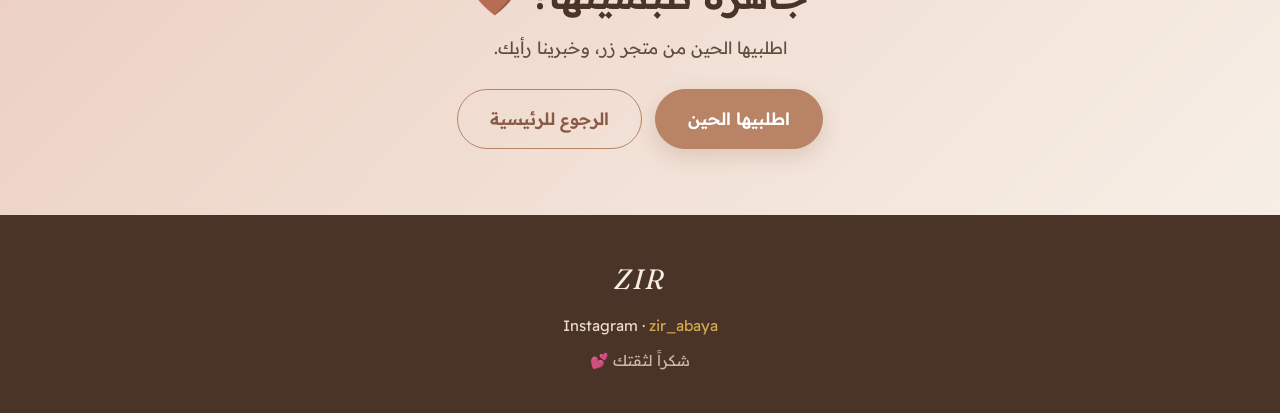
<file: pinstripe-abaya/index.html>
<!doctype html>
<html lang="ar" dir="rtl">
<head>
<meta charset="utf-8">
<meta name="viewport" content="width=device-width, initial-scale=1">
<title>عباية الخطوط الرفيعة | ZIR</title>
<meta name="description" content="عباية الخطوط الرفيعة من زر. بـ 250 ر.س. المقاسات من 50 إلى 60.">
<link rel="preconnect" href="https://fonts.googleapis.com">
<link href="https://fonts.googleapis.com/css2?family=Fraunces:ital,wght@0,500;1,500&family=Poppins:wght@400;500;600&family=Readex+Pro:wght@300;400;500;600&display=swap" rel="stylesheet">
<link rel="stylesheet" href="../style.css">
<link rel="stylesheet" href="../zoom.css">
<style>
  .crumbs{font-size:14px;opacity:.75;padding:18px 0 6px}
  .crumbs a:hover{color:var(--mocha-d)}
  .pdp{display:grid;grid-template-columns:1.05fr .95fr;gap:38px;padding:8px 0 56px;align-items:start}
  .gallery .main{cursor:zoom-in;position:relative;border-radius:28px;overflow:hidden;background:var(--pink);box-shadow:0 14px 36px var(--shadow);border:8px solid #fff}
  .gallery .main img{width:100%;aspect-ratio:4/5.2;object-fit:cover;object-position:50% 22%}
  .gallery .main .pill{position:absolute;top:16px;inset-inline-start:16px}
  .thumbs{display:grid;grid-template-columns:repeat(6,1fr);gap:8px;margin-top:12px}
  .thumbs button{border:2px solid transparent;border-radius:16px;overflow:hidden;background:var(--pink);padding:0;cursor:pointer;aspect-ratio:1/1.15}
  .thumbs button.on{border-color:var(--mocha)}
  .thumbs img{width:100%;height:100%;object-fit:cover;object-position:50% 25%}

  .info h1{font-size:clamp(28px,3.6vw,40px);margin:4px 0}
  .info .price{font-size:32px;font-weight:600;color:var(--mocha-d);display:flex;align-items:baseline;gap:8px}
  .info .price small{font-size:15px;font-weight:400;opacity:.8}
  .info .sub{opacity:.85;margin:6px 0 14px}
  .info h3{font-size:16px;margin:16px 0 8px}
  .chips{display:flex;gap:8px;flex-wrap:wrap}
  .chips button{border:1.5px solid var(--pink);background:#fff;border-radius:999px;padding:6px 20px;font-family:Poppins;font-size:16px;color:var(--ink);cursor:pointer;transition:.15s}
  .chips button:hover{border-color:var(--mocha)}
  .chips button.on{background:var(--mocha);border-color:var(--mocha);color:#fff}
  .note{font-size:14px;opacity:.75;margin-top:8px}
  .buy{margin-top:18px;display:flex;gap:10px;flex-wrap:wrap}
  .buy .btn{flex:1;text-align:center;min-width:200px}
  .facts{margin-top:22px;padding:20px 22px;list-style:none}
  .facts li{padding:7px 0;border-bottom:1px dashed var(--line);display:flex;gap:10px;font-size:16px}
  .facts li:last-child{border:0}
  .facts li i{font-style:normal;width:26px;text-align:center}

  .desc{padding:8px 0 56px}
  .desc .card{padding:28px 30px;max-width:820px;margin:20px auto 0;text-align:start}
  .desc p{margin-top:10px;opacity:.9}

  .steps{display:grid;grid-template-columns:repeat(3,1fr);gap:16px;margin-top:26px;text-align:start}
  .steps div{padding:22px}
  .steps b{display:inline-grid;place-items:center;width:38px;height:38px;border-radius:50%;background:var(--pink);color:var(--mocha-d);font-family:Poppins;margin-bottom:8px}

  .ctaSec{background:linear-gradient(135deg,#EBCFC2,#F7EFE6);text-align:center}
  .ctaSec p{margin:8px 0 24px;opacity:.85}

  @media (max-width:820px){
    .pdp{grid-template-columns:1fr;gap:22px}
    .steps{grid-template-columns:1fr}
    .sticky{display:flex;align-items:center;justify-content:space-between;gap:12px;position:fixed;bottom:0;inset-inline:0;background:rgba(247,239,230,.97);padding:10px 16px;z-index:30;border-top:1px solid var(--line)}
    .sticky b{font-size:20px;color:var(--mocha-d);white-space:nowrap}
    .sticky .btn{flex:1;text-align:center;padding:11px 16px}
  }
</style>
</head>
<body>

<header class="bar">
  <div class="wrap">
    <a href="../"><img src="../img/logo-mocha.png" alt="ZIR زر"></a>
    <nav><a href="../">الرئيسية</a><a href="../#products">العبايات</a><a href="../#collections">التشكيلات</a><a href="https://salla.sa/zirabaya.com" target="_blank" rel="noopener">المتجر</a></nav>
    <a class="btn sm" href="https://salla.sa/zirabaya.com" target="_blank" rel="noopener">تسوّقي الحين</a>
  </div>
</header>

<main class="wrap">
  <div class="crumbs"><a href="../">الرئيسية</a> / <a href="../#products">عبايات</a> / عباية الخطوط الرفيعة</div>

  <section class="pdp">
    <div class="gallery">
      <div class="main"><img id="mainImg" src="../img/pinstripe-abaya/1.jpg" alt="عباية الخطوط الرفيعة"><span class="pill">جديد ✨</span></div>
      <div class="thumbs" id="thumbs">
        <button class="on" data-src="../img/pinstripe-abaya/1.jpg" aria-label="صورة 1"><img src="../img/pinstripe-abaya/1.jpg" alt=""></button>
        <button data-src="../img/pinstripe-abaya/2.jpg" aria-label="صورة 2"><img src="../img/pinstripe-abaya/2.jpg" alt=""></button>
        <button data-src="../img/pinstripe-abaya/3.jpg" aria-label="صورة 3"><img src="../img/pinstripe-abaya/3.jpg" alt=""></button>
        <button data-src="../img/pinstripe-abaya/4.jpg" aria-label="صورة 4"><img src="../img/pinstripe-abaya/4.jpg" alt=""></button>
      </div>
    </div>

    <div class="info">
      <div class="lbl">ZIR · Abaya</div>
      <h1>عباية الخطوط الرفيعة</h1>
      <div class="price">250 <small>ر.س</small></div>
      <p class="sub">أسود مع أكمام وجانبين بخطوط رفيعة بلون موكا رمادي، وطرحة بنفس اللون.</p>

      <h3>اختاري المقاس</h3>
      <div class="chips" id="sizes">
        <button data-s="50">50</button><button data-s="52">52</button><button data-s="54" class="on">54</button>
        <button data-s="56">56</button><button data-s="58">58</button><button data-s="60">60</button>
      </div>
      <div class="note">المقاسات المتوفرة من 50 إلى 60. تختارين المقاس النهائي وقت الطلب من المتجر.</div>

      <div class="buy">
        <a class="btn" id="buyBtn" href="https://salla.sa/zirabaya.com" target="_blank" rel="noopener">اطلبيها الحين · مقاس <span id="sz">54</span></a>
      </div>

      <ul class="facts card">
        <li><i>🖤</i><span>أسود من قدام يعطي مظهر مرتب</span></li>
        <li><i>🤎</i><span>أكمام وجوانب بخطوط رفيعة موكا رمادي</span></li>
        <li><i>🧣</i><span>طرحة بنفس اللون</span></li>
        <li><i>👗</i><span>قصة مريحة وتمشي مع كل مكان</span></li>
      </ul>
    </div>
  </section>
</main>

<section class="desc wrap center">
  <div class="lbl">Details</div>
  <h2>عن العباية</h2>
  <div class="card">
    <p>عباية الخطوط الرفيعة أسود من الأمام، وأكمامها وجوانبها بخطوط ناعمة بلون موكا رمادي.</p>
    <p>تنفع للدوام وللمشاوير، وجاهزة تلبسينها مع الطرحة. سعرها 250 ر.س، ومقاساتها من 50 إلى 60.</p>
  </div>
  <div class="steps">
    <div class="card"><b>1</b><br>اختاري مقاسك من 50 إلى 60.</div>
    <div class="card"><b>2</b><br>اضغطي "اطلبيها الحين" وروحي للمتجر.</div>
    <div class="card"><b>3</b><br>أكملي الطلب وادخلي بياناتك، وخلاص 💕</div>
  </div>
</section>

<section class="sec ctaSec">
  <div class="wrap">
    <h2>جاهزة تلبسينها؟ 🤎</h2>
    <p>اطلبيها الحين من متجر زر، وخبرينا رأيك.</p>
    <a class="btn" href="https://salla.sa/zirabaya.com" target="_blank" rel="noopener">اطلبيها الحين</a>
    <a class="btn ghost" href="../" style="margin-inline-start:8px">الرجوع للرئيسية</a>
  </div>
</section>

<footer>
  <div class="logo">ZIR</div>
  <div style="margin-top:6px">Instagram · <a href="https://instagram.com/zir_abaya" target="_blank" rel="noopener">zir_abaya</a></div>
  <div style="margin-top:6px;opacity:.8">شكراً لثقتك 💕</div>
</footer>

<div class="sticky"><b>250 ر.س</b><a class="btn" href="https://salla.sa/zirabaya.com" target="_blank" rel="noopener">اطلبيها الحين</a></div>

<script>
  (function(){
    var main=document.getElementById('mainImg');
    document.querySelectorAll('#thumbs button').forEach(function(b){
      b.addEventListener('click',function(){
        main.src=b.getAttribute('data-src');
        document.querySelectorAll('#thumbs button').forEach(function(x){x.classList.remove('on')});
        b.classList.add('on');
      });
    });
    var sz=document.getElementById('sz');
    document.querySelectorAll('#sizes button').forEach(function(b){
      b.addEventListener('click',function(){
        sz.textContent=b.getAttribute('data-s');
        document.querySelectorAll('#sizes button').forEach(function(x){x.classList.remove('on')});
        b.classList.add('on');
      });
    });
  })();
</script>
<script src="../zoom.js"></script>
</body>
</html>
</file>
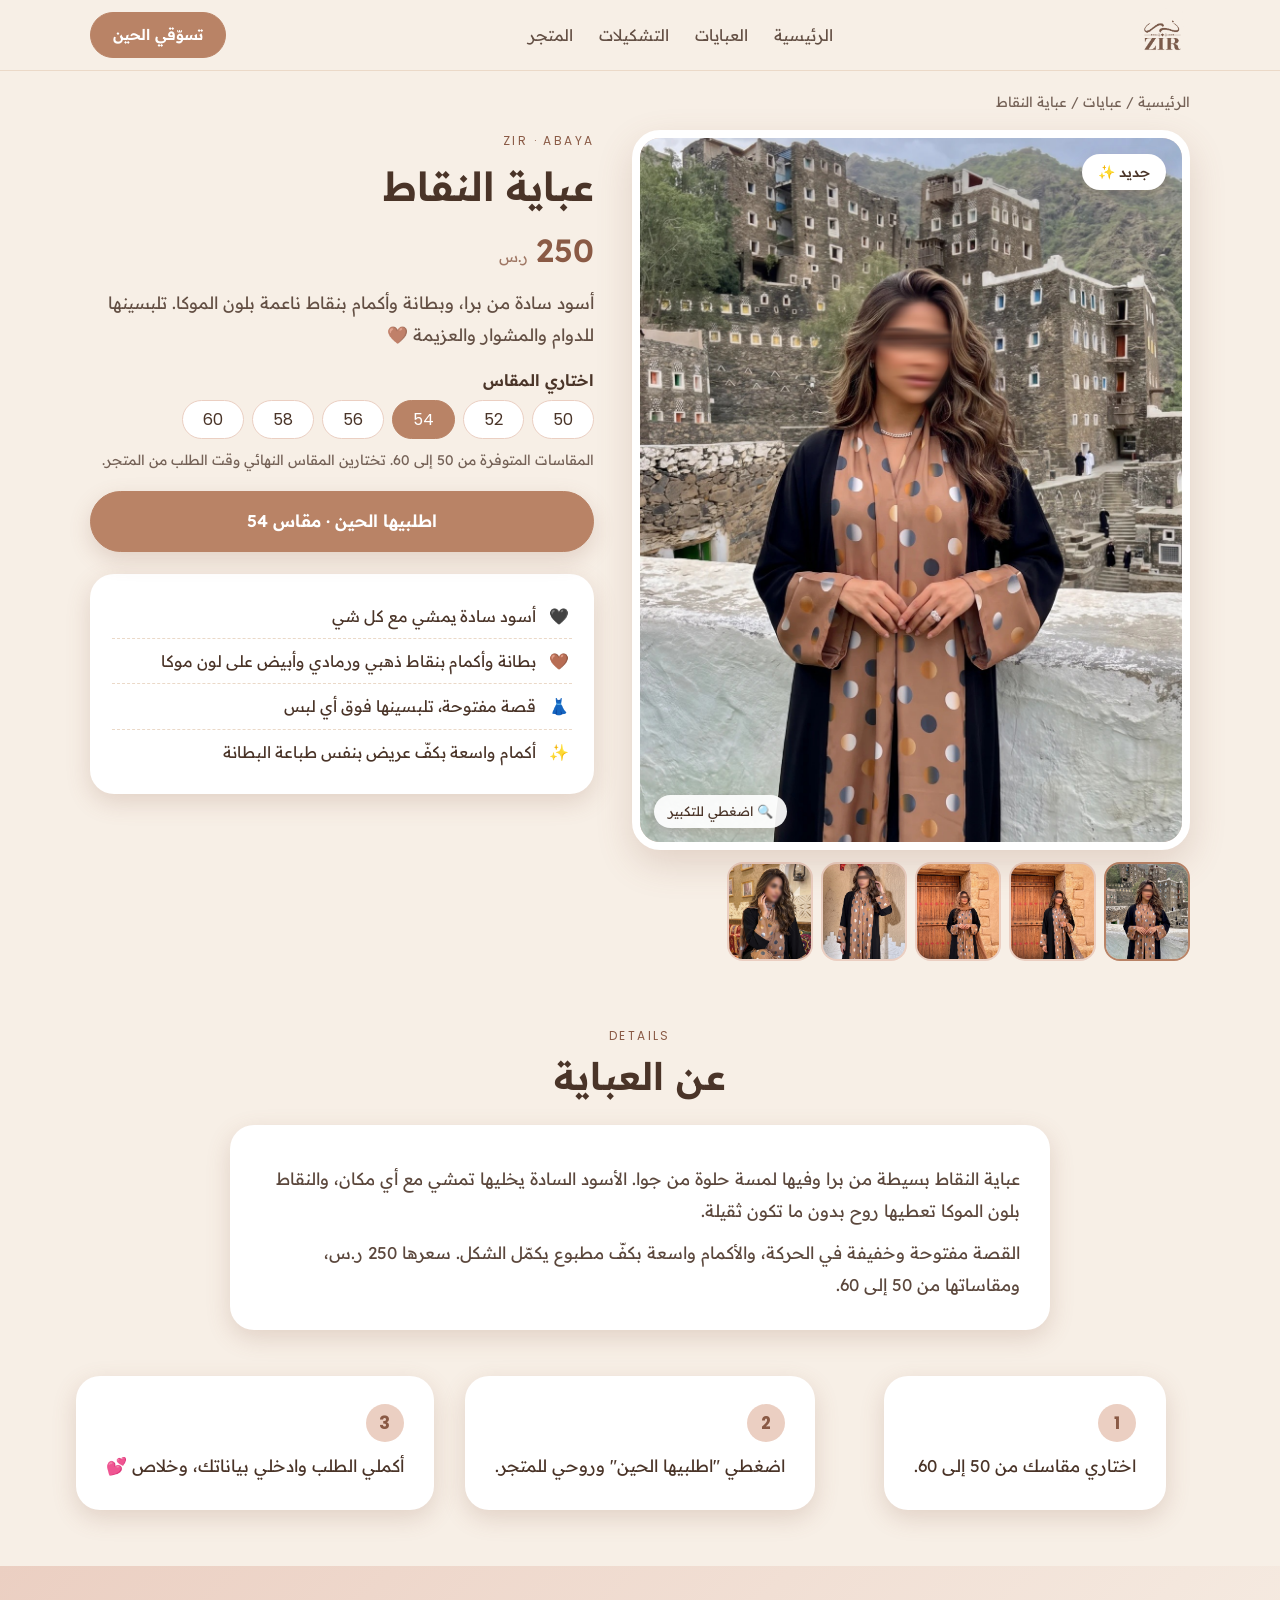
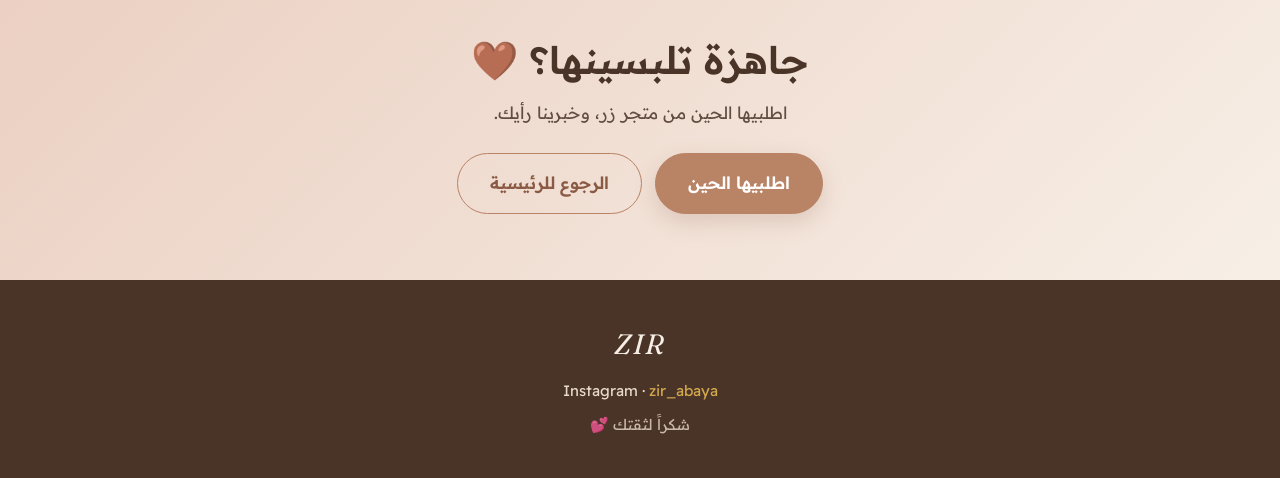
<file: polka-abaya/index.html>
<!doctype html>
<html lang="ar" dir="rtl">
<head>
<meta charset="utf-8">
<meta name="viewport" content="width=device-width, initial-scale=1">
<title>عباية النقاط | ZIR</title>
<meta name="description" content="عباية النقاط من زر بـ 250 ر.س. أسود سادة مع بطانة وأكمام بنقاط بلون الموكا. المقاسات من 50 إلى 60.">
<link rel="preconnect" href="https://fonts.googleapis.com">
<link href="https://fonts.googleapis.com/css2?family=Fraunces:ital,wght@0,500;1,500&family=Poppins:wght@400;500;600&family=Readex+Pro:wght@300;400;500;600&display=swap" rel="stylesheet">
<link rel="stylesheet" href="../style.css">
<link rel="stylesheet" href="../zoom.css">
<style>
  .crumbs{font-size:14px;opacity:.75;padding:18px 0 6px}
  .crumbs a:hover{color:var(--mocha-d)}
  .pdp{display:grid;grid-template-columns:1.05fr .95fr;gap:38px;padding:8px 0 56px;align-items:start}
  .gallery .main{cursor:zoom-in;position:relative;border-radius:28px;overflow:hidden;background:var(--pink);box-shadow:0 14px 36px var(--shadow);border:8px solid #fff}
  .gallery .main img{width:100%;aspect-ratio:4/5.2;object-fit:cover;object-position:50% 22%}
  .gallery .main .pill{position:absolute;top:16px;inset-inline-start:16px}
  .thumbs{display:grid;grid-template-columns:repeat(6,1fr);gap:8px;margin-top:12px}
  .thumbs button{border:2px solid transparent;border-radius:16px;overflow:hidden;background:var(--pink);padding:0;cursor:pointer;aspect-ratio:1/1.15}
  .thumbs button.on{border-color:var(--mocha)}
  .thumbs img{width:100%;height:100%;object-fit:cover;object-position:50% 25%}

  .info h1{font-size:clamp(28px,3.6vw,40px);margin:4px 0}
  .info .price{font-size:32px;font-weight:600;color:var(--mocha-d);display:flex;align-items:baseline;gap:8px}
  .info .price small{font-size:15px;font-weight:400;opacity:.8}
  .info .sub{opacity:.85;margin:6px 0 14px}
  .info h3{font-size:16px;margin:16px 0 8px}
  .chips{display:flex;gap:8px;flex-wrap:wrap}
  .chips button{border:1.5px solid var(--pink);background:#fff;border-radius:999px;padding:6px 20px;font-family:Poppins;font-size:16px;color:var(--ink);cursor:pointer;transition:.15s}
  .chips button:hover{border-color:var(--mocha)}
  .chips button.on{background:var(--mocha);border-color:var(--mocha);color:#fff}
  .note{font-size:14px;opacity:.75;margin-top:8px}
  .buy{margin-top:18px;display:flex;gap:10px;flex-wrap:wrap}
  .buy .btn{flex:1;text-align:center;min-width:200px}
  .facts{margin-top:22px;padding:20px 22px;list-style:none}
  .facts li{padding:7px 0;border-bottom:1px dashed var(--line);display:flex;gap:10px;font-size:16px}
  .facts li:last-child{border:0}
  .facts li i{font-style:normal;width:26px;text-align:center}

  .desc{padding:8px 0 56px}
  .desc .card{padding:28px 30px;max-width:820px;margin:20px auto 0;text-align:start}
  .desc p{margin-top:10px;opacity:.9}

  .steps{display:grid;grid-template-columns:repeat(3,1fr);gap:16px;margin-top:26px;text-align:start}
  .steps div{padding:22px}
  .steps b{display:inline-grid;place-items:center;width:38px;height:38px;border-radius:50%;background:var(--pink);color:var(--mocha-d);font-family:Poppins;margin-bottom:8px}

  .ctaSec{background:linear-gradient(135deg,#EBCFC2,#F7EFE6);text-align:center}
  .ctaSec p{margin:8px 0 24px;opacity:.85}

  @media (max-width:820px){
    .pdp{grid-template-columns:1fr;gap:22px}
    .steps{grid-template-columns:1fr}
    .sticky{display:flex;align-items:center;justify-content:space-between;gap:12px;position:fixed;bottom:0;inset-inline:0;background:rgba(247,239,230,.97);padding:10px 16px;z-index:30;border-top:1px solid var(--line)}
    .sticky b{font-size:20px;color:var(--mocha-d);white-space:nowrap}
    .sticky .btn{flex:1;text-align:center;padding:11px 16px}
  }
</style>
</head>
<body>

<header class="bar">
  <div class="wrap">
    <a href="../"><img src="../img/logo-mocha.png" alt="ZIR زر"></a>
    <nav><a href="../">الرئيسية</a><a href="../#products">العبايات</a><a href="../#collections">التشكيلات</a><a href="https://salla.sa/zirabaya.com" target="_blank" rel="noopener">المتجر</a></nav>
    <a class="btn sm" href="https://salla.sa/zirabaya.com" target="_blank" rel="noopener">تسوّقي الحين</a>
  </div>
</header>

<main class="wrap">
  <div class="crumbs"><a href="../">الرئيسية</a> / <a href="../#products">عبايات</a> / عباية النقاط</div>

  <section class="pdp">
    <div class="gallery">
      <div class="main"><img id="mainImg" src="../img/look-rijal.jpg" alt="عباية النقاط"><span class="pill">جديد ✨</span></div>
      <div class="thumbs" id="thumbs">
        <button class="on" data-src="../img/look-rijal.jpg" aria-label="صورة 1"><img src="../img/look-rijal.jpg" alt=""></button>
        <button data-src="../img/hero.jpg" aria-label="صورة 2"><img src="../img/hero.jpg" alt=""></button>
        <button data-src="../img/look-door.jpg" aria-label="صورة 3"><img src="../img/look-door.jpg" alt=""></button>
        <button data-src="../img/detail.jpg" aria-label="صورة 4"><img src="../img/detail.jpg" alt=""></button>
        <button data-src="../img/sitting.jpg" aria-label="صورة 5"><img src="../img/sitting.jpg" alt=""></button>
      </div>
    </div>

    <div class="info">
      <div class="lbl">ZIR · Abaya</div>
      <h1>عباية النقاط</h1>
      <div class="price">250 <small>ر.س</small></div>
      <p class="sub">أسود سادة من برا، وبطانة وأكمام بنقاط ناعمة بلون الموكا. تلبسينها للدوام والمشوار والعزيمة 🤎</p>

      <h3>اختاري المقاس</h3>
      <div class="chips" id="sizes">
        <button data-s="50">50</button><button data-s="52">52</button><button data-s="54" class="on">54</button>
        <button data-s="56">56</button><button data-s="58">58</button><button data-s="60">60</button>
      </div>
      <div class="note">المقاسات المتوفرة من 50 إلى 60. تختارين المقاس النهائي وقت الطلب من المتجر.</div>

      <div class="buy">
        <a class="btn" id="buyBtn" href="https://salla.sa/zirabaya.com" target="_blank" rel="noopener">اطلبيها الحين · مقاس <span id="sz">54</span></a>
      </div>

      <ul class="facts card">
        <li><i>🖤</i><span>أسود سادة يمشي مع كل شي</span></li>
        <li><i>🤎</i><span>بطانة وأكمام بنقاط ذهبي ورمادي وأبيض على لون موكا</span></li>
        <li><i>👗</i><span>قصة مفتوحة، تلبسينها فوق أي لبس</span></li>
        <li><i>✨</i><span>أكمام واسعة بكفّ عريض بنفس طباعة البطانة</span></li>
      </ul>
    </div>
  </section>
</main>

<section class="desc wrap center">
  <div class="lbl">Details</div>
  <h2>عن العباية</h2>
  <div class="card">
    <p>عباية النقاط بسيطة من برا وفيها لمسة حلوة من جوا. الأسود السادة يخليها تمشي مع أي مكان، والنقاط بلون الموكا تعطيها روح بدون ما تكون ثقيلة.</p>
    <p>القصة مفتوحة وخفيفة في الحركة، والأكمام واسعة بكفّ مطبوع يكمّل الشكل. سعرها 250 ر.س، ومقاساتها من 50 إلى 60.</p>
  </div>
  <div class="steps">
    <div class="card"><b>1</b><br>اختاري مقاسك من 50 إلى 60.</div>
    <div class="card"><b>2</b><br>اضغطي "اطلبيها الحين" وروحي للمتجر.</div>
    <div class="card"><b>3</b><br>أكملي الطلب وادخلي بياناتك، وخلاص 💕</div>
  </div>
</section>

<section class="sec ctaSec">
  <div class="wrap">
    <h2>جاهزة تلبسينها؟ 🤎</h2>
    <p>اطلبيها الحين من متجر زر، وخبرينا رأيك.</p>
    <a class="btn" href="https://salla.sa/zirabaya.com" target="_blank" rel="noopener">اطلبيها الحين</a>
    <a class="btn ghost" href="../" style="margin-inline-start:8px">الرجوع للرئيسية</a>
  </div>
</section>

<footer>
  <div class="logo">ZIR</div>
  <div style="margin-top:6px">Instagram · <a href="https://instagram.com/zir_abaya" target="_blank" rel="noopener">zir_abaya</a></div>
  <div style="margin-top:6px;opacity:.8">شكراً لثقتك 💕</div>
</footer>

<div class="sticky"><b>250 ر.س</b><a class="btn" href="https://salla.sa/zirabaya.com" target="_blank" rel="noopener">اطلبيها الحين</a></div>

<script>
  (function(){
    var main=document.getElementById('mainImg');
    document.querySelectorAll('#thumbs button').forEach(function(b){
      b.addEventListener('click',function(){
        main.src=b.getAttribute('data-src');
        document.querySelectorAll('#thumbs button').forEach(function(x){x.classList.remove('on')});
        b.classList.add('on');
      });
    });
    var sz=document.getElementById('sz');
    document.querySelectorAll('#sizes button').forEach(function(b){
      b.addEventListener('click',function(){
        sz.textContent=b.getAttribute('data-s');
        document.querySelectorAll('#sizes button').forEach(function(x){x.classList.remove('on')});
        b.classList.add('on');
      });
    });
  })();
</script>
<script src="../zoom.js"></script>
</body>
</html>
</file>
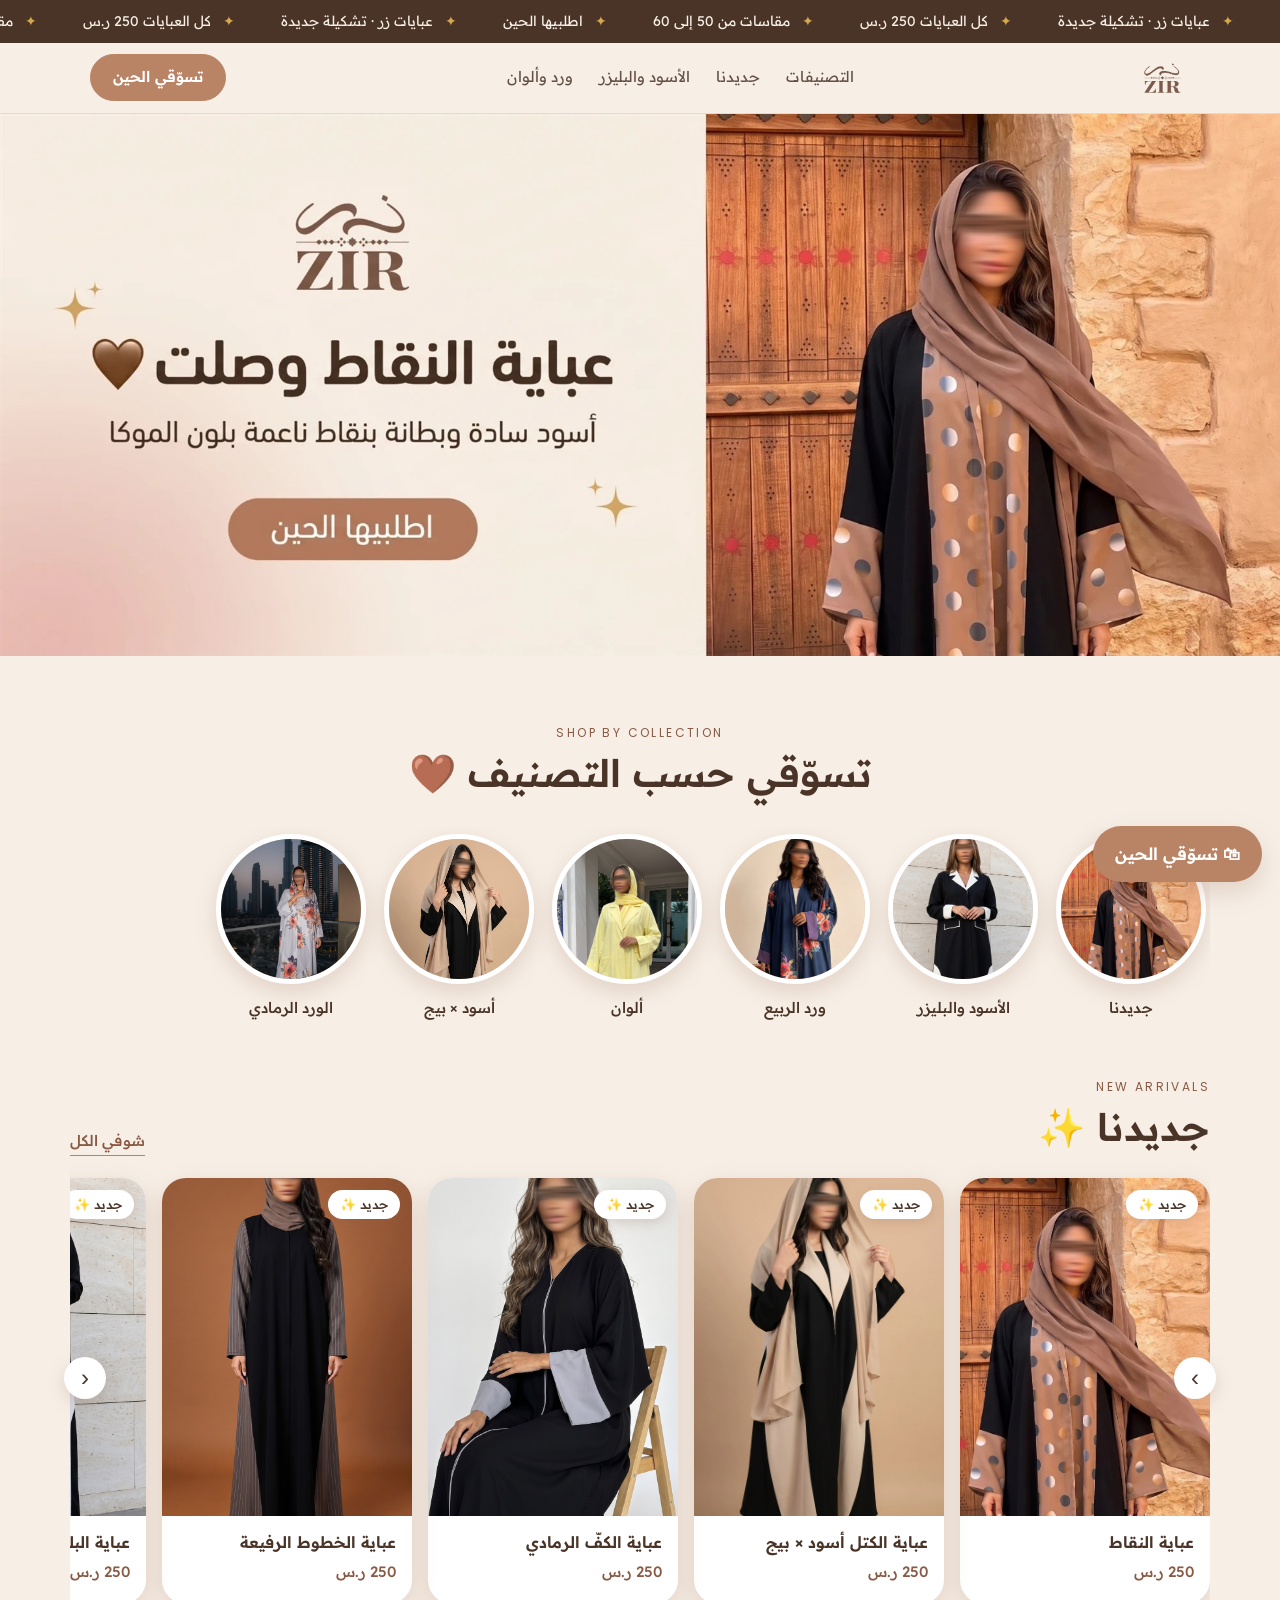
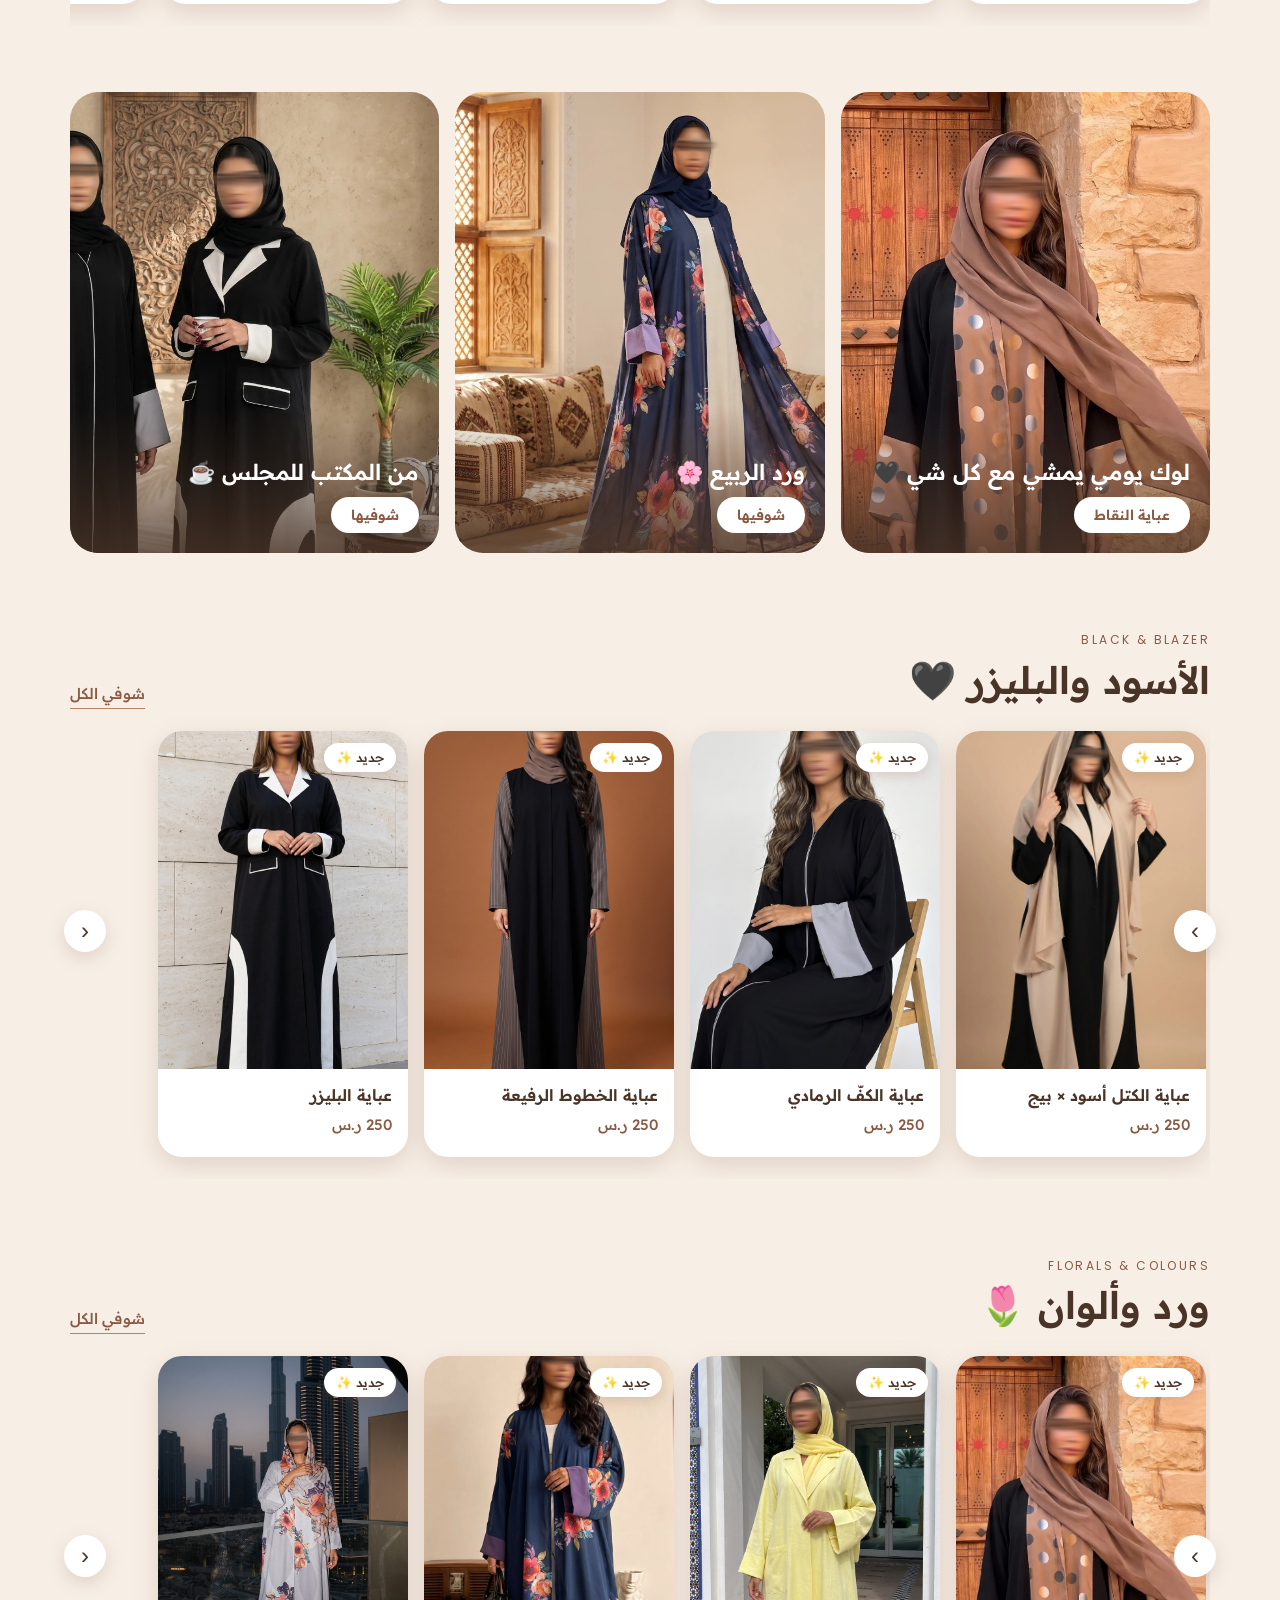
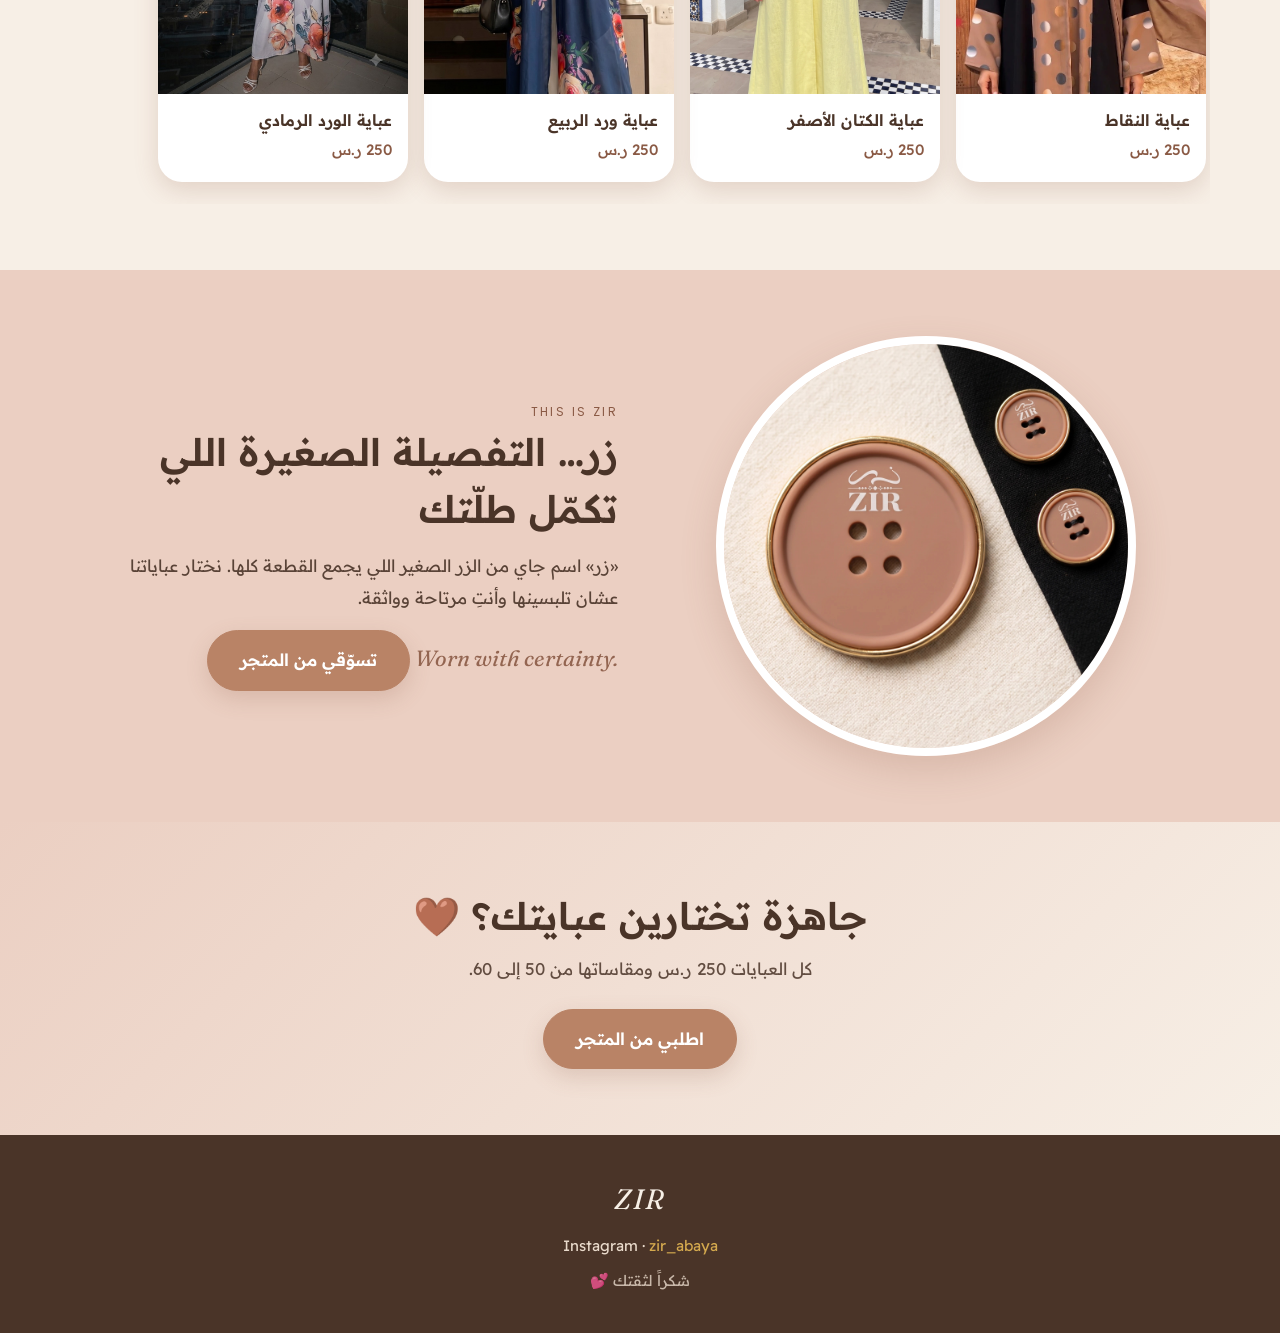
<file: shop/index.html>
<!doctype html>
<html lang="ar" dir="rtl">
<head>
<meta charset="utf-8">
<meta name="viewport" content="width=device-width, initial-scale=1">
<title>ZIR | زر عبايات، تشكيلة جديدة</title>
<meta name="description" content="تسوّقي عبايات زر: أسود سادة، بليزر، ورد وألوان. كل العبايات 250 ر.س ومقاسات من 50 إلى 60.">
<link rel="preconnect" href="https://fonts.googleapis.com">
<link href="https://fonts.googleapis.com/css2?family=Fraunces:ital,wght@0,500;1,500&family=Poppins:wght@400;500;600&family=Readex+Pro:wght@300;400;500;600&display=swap" rel="stylesheet">
<link rel="stylesheet" href="../style.css">
<style>
  .ann{background:var(--ink);color:var(--oat);overflow:hidden;white-space:nowrap;font-size:14px;padding:8px 0}
  .ann .track{display:inline-flex;gap:46px;animation:mq 28s linear infinite;padding-inline-start:46px}
  .ann i{color:var(--gold);font-style:normal;margin-inline-end:8px}
  @keyframes mq{from{transform:translateX(0)}to{transform:translateX(50%)}}
  .bar nav a{font-size:15px}
  .hero img{width:100%;display:block}
  .hero{background:var(--oat)}
  .hero .mobcta{display:none}

  .tiles6{display:flex;gap:18px;overflow-x:auto;scroll-snap-type:x mandatory;padding:6px 4px 14px;margin-top:26px;justify-content:flex-start;scrollbar-width:none}
  .tiles6::-webkit-scrollbar{display:none}
  .ct{flex:0 0 150px;text-align:center;scroll-snap-align:start}
  .ct .c{width:150px;height:150px;border-radius:50%;overflow:hidden;border:5px solid #fff;box-shadow:0 8px 22px var(--shadow);background:var(--pink)}
  .ct .c img{width:100%;height:100%;object-fit:cover;object-position:50% 18%;transition:transform .4s}
  .ct:hover .c img{transform:scale(1.08)}
  .ct b{display:block;margin-top:10px;font-size:15px;font-weight:500}

  .sh{display:flex;align-items:end;justify-content:space-between;gap:12px;margin-bottom:6px}
  .sh h2{text-align:start}
  .sh a.all{color:var(--mocha-d);font-weight:500;font-size:15px;border-bottom:1.5px solid var(--mocha);white-space:nowrap}
  .rail{position:relative}
  .row{display:flex;gap:16px;overflow-x:auto;scroll-snap-type:x mandatory;padding:16px 4px 22px;scrollbar-width:none;scroll-behavior:smooth}
  .row::-webkit-scrollbar{display:none}
  .row .pc{flex:0 0 min(250px,64vw);scroll-snap-align:start}
  .pc{background:#fff;border-radius:24px;overflow:hidden;box-shadow:0 8px 24px var(--shadow);display:block;transition:transform .2s;text-align:start}
  .pc:hover{transform:translateY(-3px)}
  .pi{position:relative;aspect-ratio:4/5.4;overflow:hidden;background:var(--pink)}
  .pi img{width:100%;height:100%;object-fit:cover;transition:opacity .35s ease}
  .pi img.alt{position:absolute;inset:0;opacity:0}
  .pc:hover .pi img.alt{opacity:1}
  .pi .tag{position:absolute;top:12px;inset-inline-start:12px;background:#fff;padding:2px 12px;border-radius:999px;font-size:13px;font-weight:500;box-shadow:0 4px 12px var(--shadow)}
  .pt{padding:14px 16px 16px}
  .pt b{display:block;font-size:16px;font-weight:600;line-height:1.6}
  .pt .pp{font-size:15px;color:var(--mocha-d);font-weight:500}
  .arrow{position:absolute;top:42%;z-index:2;width:42px;height:42px;border-radius:50%;border:0;background:#fff;color:var(--ink);box-shadow:0 6px 18px var(--shadow);cursor:pointer;font-size:24px;line-height:1;display:grid;place-items:center}
  .arrow.l{left:-6px}.arrow.r{right:-6px}

  .promo{display:grid;grid-template-columns:repeat(3,1fr);gap:16px}
  .pm{position:relative;border-radius:28px;overflow:hidden;display:block;aspect-ratio:4/5;background:var(--pink)}
  .pm img{width:100%;height:100%;object-fit:cover;transition:transform .5s}
  .pm:hover img{transform:scale(1.04)}
  .pm .cap{position:absolute;inset-inline:0;bottom:0;padding:50px 20px 20px;background:linear-gradient(transparent,rgba(74,52,40,.8));color:#fff;text-align:start}
  .pm .cap h3{font-size:22px}
  .pm .cap span{display:inline-block;margin-top:8px;background:#fff;color:var(--mocha-d);padding:5px 20px;border-radius:999px;font-weight:600;font-size:14px}

  .story{background:var(--pink)}
  .story .wrap{display:grid;grid-template-columns:1fr 1fr;gap:44px;align-items:center}
  .story img{border-radius:50%;aspect-ratio:1/1;object-fit:cover;border:8px solid #fff;box-shadow:0 14px 36px var(--shadow);max-width:420px;margin-inline:auto}
  .story p{margin-top:12px;opacity:.9}
  .ctaSec{background:linear-gradient(135deg,#EBCFC2,#F7EFE6);text-align:center}
  .ctaSec p{margin:8px 0 24px;opacity:.85}
  .fab{position:fixed;bottom:18px;inset-inline-start:18px;z-index:40;background:var(--mocha);color:#fff;padding:12px 22px;border-radius:999px;font-weight:600;box-shadow:0 10px 26px var(--shadow)}
  @media (max-width:820px){
    .promo{grid-template-columns:1fr}.pm{aspect-ratio:4/4.2}
    .story .wrap{grid-template-columns:1fr}
    .arrow{display:none}
    .hero .mobcta{display:flex;gap:10px;justify-content:center;flex-wrap:wrap;padding:14px 16px 22px}
    .ct{flex-basis:118px}.ct .c{width:118px;height:118px}
    .fab{inset-inline:16px;text-align:center;bottom:12px}
    footer{padding-bottom:90px}
  }
</style>
</head>
<body>

<div class="ann"><div class="track">
  <span><i>✦</i> عبايات زر · تشكيلة جديدة</span><span><i>✦</i> كل العبايات 250 ر.س</span><span><i>✦</i> مقاسات من 50 إلى 60</span><span><i>✦</i> اطلبيها الحين</span>
  <span><i>✦</i> عبايات زر · تشكيلة جديدة</span><span><i>✦</i> كل العبايات 250 ر.س</span><span><i>✦</i> مقاسات من 50 إلى 60</span><span><i>✦</i> اطلبيها الحين</span>
</div></div>

<header class="bar">
  <div class="wrap">
    <a href="../"><img src="../img/logo-mocha.png" alt="ZIR زر"></a>
    <nav><a href="#collections">التصنيفات</a><a href="#new">جديدنا</a><a href="#black">الأسود والبليزر</a><a href="#color">ورد وألوان</a></nav>
    <a class="btn sm" href="https://salla.sa/zirabaya.com" target="_blank" rel="noopener">تسوّقي الحين</a>
  </div>
</header>

<section class="hero">
  <a href="../polka-abaya/"><img src="../img/hero-banner.jpg" alt="عباية النقاط وصلت، اطلبيها الحين"></a>
  <div class="mobcta"><a class="btn" href="../polka-abaya/">اطلبيها الحين</a><a class="btn ghost" href="#new">شوفي الجديد</a></div>
</section>

<section class="sec wrap center" id="collections" style="padding-bottom:20px">
  <div class="lbl">Shop by collection</div>
  <h2>تسوّقي حسب التصنيف 🤎</h2>
  <div class="tiles6">
    <a class="ct" href="#new"><div class="c"><img src="../img/home-polka.jpg" alt=""></div><b>جديدنا</b></a>
    <a class="ct" href="#black"><div class="c"><img src="../img/blazer-abaya/1.jpg" alt=""></div><b>الأسود والبليزر</b></a>
    <a class="ct" href="#color"><div class="c"><img src="../img/blue-floral-abaya/1.jpg" alt=""></div><b>ورد الربيع</b></a>
    <a class="ct" href="#color"><div class="c"><img src="../img/yellow-linen-abaya/1.jpg" alt=""></div><b>ألوان</b></a>
    <a class="ct" href="#black"><div class="c"><img src="../img/colorblock-abaya/1.jpg" alt=""></div><b>أسود × بيج</b></a>
    <a class="ct" href="#color"><div class="c"><img src="../img/grey-floral-abaya/1.jpg" alt=""></div><b>الورد الرمادي</b></a>
  </div>
</section>

<section class="sec wrap" id="new" style="padding-top:20px">
  <div class="sh"><div><div class="lbl">New arrivals</div><h2>جديدنا ✨</h2></div><a class="all" href="https://salla.sa/zirabaya.com" target="_blank" rel="noopener">شوفي الكل</a></div>
  <div class="rail"><button class="arrow r" aria-label="التالي">›</button><button class="arrow l" aria-label="السابق">‹</button>
    <div class="row">
      <a class="pc" href="../polka-abaya/"><div class="pi"><img src="../img/home-polka.jpg" alt="عباية النقاط" loading="lazy" style="object-position:60% 15%"><img class="alt" src="../img/look-rijal.jpg" alt="" loading="lazy"><span class="tag">جديد ✨</span></div><div class="pt"><b>عباية النقاط</b><span class="pp">250 ر.س</span></div></a>
      <a class="pc" href="../colorblock-abaya/"><div class="pi"><img src="../img/colorblock-abaya/1.jpg" alt="عباية الكتل أسود × بيج" loading="lazy"><img class="alt" src="../img/colorblock-abaya/3.jpg" alt="" loading="lazy"><span class="tag">جديد ✨</span></div><div class="pt"><b>عباية الكتل أسود × بيج</b><span class="pp">250 ر.س</span></div></a>
      <a class="pc" href="../grey-cuff-abaya/"><div class="pi"><img src="../img/grey-cuff-abaya/1.jpg" alt="عباية الكفّ الرمادي" loading="lazy"><img class="alt" src="../img/grey-cuff-abaya/5.jpg" alt="" loading="lazy"><span class="tag">جديد ✨</span></div><div class="pt"><b>عباية الكفّ الرمادي</b><span class="pp">250 ر.س</span></div></a>
      <a class="pc" href="../pinstripe-abaya/"><div class="pi"><img src="../img/pinstripe-abaya/1.jpg" alt="عباية الخطوط الرفيعة" loading="lazy"><img class="alt" src="../img/pinstripe-abaya/3.jpg" alt="" loading="lazy"><span class="tag">جديد ✨</span></div><div class="pt"><b>عباية الخطوط الرفيعة</b><span class="pp">250 ر.س</span></div></a>
      <a class="pc" href="../blazer-abaya/"><div class="pi"><img src="../img/blazer-abaya/1.jpg" alt="عباية البليزر" loading="lazy"><img class="alt" src="../img/blazer-abaya/3.jpg" alt="" loading="lazy"><span class="tag">جديد ✨</span></div><div class="pt"><b>عباية البليزر</b><span class="pp">250 ر.س</span></div></a>
      <a class="pc" href="../yellow-linen-abaya/"><div class="pi"><img src="../img/yellow-linen-abaya/1.jpg" alt="عباية الكتان الأصفر" loading="lazy"><img class="alt" src="../img/yellow-linen-abaya/4.jpg" alt="" loading="lazy"><span class="tag">جديد ✨</span></div><div class="pt"><b>عباية الكتان الأصفر</b><span class="pp">250 ر.س</span></div></a>
      <a class="pc" href="../blue-floral-abaya/"><div class="pi"><img src="../img/blue-floral-abaya/1.jpg" alt="عباية ورد الربيع" loading="lazy"><img class="alt" src="../img/blue-floral-abaya/2.jpg" alt="" loading="lazy"><span class="tag">جديد ✨</span></div><div class="pt"><b>عباية ورد الربيع</b><span class="pp">250 ر.س</span></div></a>
      <a class="pc" href="../grey-floral-abaya/"><div class="pi"><img src="../img/grey-floral-abaya/1.jpg" alt="عباية الورد الرمادي" loading="lazy"><img class="alt" src="../img/grey-floral-abaya/2.jpg" alt="" loading="lazy"><span class="tag">جديد ✨</span></div><div class="pt"><b>عباية الورد الرمادي</b><span class="pp">250 ر.س</span></div></a>
    </div>
  </div>
</section>

<section class="sec wrap" style="padding-top:0">
  <div class="promo">
    <a class="pm" href="../polka-abaya/"><img src="../img/home-polka.jpg" alt="" loading="lazy" style="object-position:60% 15%"><div class="cap"><h3>لوك يومي يمشي مع كل شي 🖤</h3><span>عباية النقاط</span></div></a>
    <a class="pm" href="../blue-floral-abaya/"><img src="../img/home-floral.jpg" alt="" loading="lazy"><div class="cap"><h3>ورد الربيع 🌸</h3><span>شوفيها</span></div></a>
    <a class="pm" href="../blazer-abaya/"><img src="../img/home-office.jpg" alt="" loading="lazy"><div class="cap"><h3>من المكتب للمجلس ☕</h3><span>شوفيها</span></div></a>
  </div>
</section>

<section class="sec wrap" id="black" style="padding-top:10px">
  <div class="sh"><div><div class="lbl">Black &amp; blazer</div><h2>الأسود والبليزر 🖤</h2></div><a class="all" href="https://salla.sa/zirabaya.com" target="_blank" rel="noopener">شوفي الكل</a></div>
  <div class="rail"><button class="arrow r" aria-label="التالي">›</button><button class="arrow l" aria-label="السابق">‹</button>
    <div class="row">
      <a class="pc" href="../colorblock-abaya/"><div class="pi"><img src="../img/colorblock-abaya/1.jpg" alt="عباية الكتل أسود × بيج" loading="lazy"><img class="alt" src="../img/colorblock-abaya/3.jpg" alt="" loading="lazy"><span class="tag">جديد ✨</span></div><div class="pt"><b>عباية الكتل أسود × بيج</b><span class="pp">250 ر.س</span></div></a>
      <a class="pc" href="../grey-cuff-abaya/"><div class="pi"><img src="../img/grey-cuff-abaya/1.jpg" alt="عباية الكفّ الرمادي" loading="lazy"><img class="alt" src="../img/grey-cuff-abaya/5.jpg" alt="" loading="lazy"><span class="tag">جديد ✨</span></div><div class="pt"><b>عباية الكفّ الرمادي</b><span class="pp">250 ر.س</span></div></a>
      <a class="pc" href="../pinstripe-abaya/"><div class="pi"><img src="../img/pinstripe-abaya/1.jpg" alt="عباية الخطوط الرفيعة" loading="lazy"><img class="alt" src="../img/pinstripe-abaya/3.jpg" alt="" loading="lazy"><span class="tag">جديد ✨</span></div><div class="pt"><b>عباية الخطوط الرفيعة</b><span class="pp">250 ر.س</span></div></a>
      <a class="pc" href="../blazer-abaya/"><div class="pi"><img src="../img/blazer-abaya/1.jpg" alt="عباية البليزر" loading="lazy"><img class="alt" src="../img/blazer-abaya/3.jpg" alt="" loading="lazy"><span class="tag">جديد ✨</span></div><div class="pt"><b>عباية البليزر</b><span class="pp">250 ر.س</span></div></a>
    </div>
  </div>
</section>

<section class="sec wrap" id="color" style="padding-top:10px">
  <div class="sh"><div><div class="lbl">Florals &amp; colours</div><h2>ورد وألوان 🌷</h2></div><a class="all" href="https://salla.sa/zirabaya.com" target="_blank" rel="noopener">شوفي الكل</a></div>
  <div class="rail"><button class="arrow r" aria-label="التالي">›</button><button class="arrow l" aria-label="السابق">‹</button>
    <div class="row">
      <a class="pc" href="../polka-abaya/"><div class="pi"><img src="../img/home-polka.jpg" alt="عباية النقاط" loading="lazy" style="object-position:60% 15%"><img class="alt" src="../img/look-rijal.jpg" alt="" loading="lazy"><span class="tag">جديد ✨</span></div><div class="pt"><b>عباية النقاط</b><span class="pp">250 ر.س</span></div></a>
      <a class="pc" href="../yellow-linen-abaya/"><div class="pi"><img src="../img/yellow-linen-abaya/1.jpg" alt="عباية الكتان الأصفر" loading="lazy"><img class="alt" src="../img/yellow-linen-abaya/4.jpg" alt="" loading="lazy"><span class="tag">جديد ✨</span></div><div class="pt"><b>عباية الكتان الأصفر</b><span class="pp">250 ر.س</span></div></a>
      <a class="pc" href="../blue-floral-abaya/"><div class="pi"><img src="../img/blue-floral-abaya/1.jpg" alt="عباية ورد الربيع" loading="lazy"><img class="alt" src="../img/blue-floral-abaya/2.jpg" alt="" loading="lazy"><span class="tag">جديد ✨</span></div><div class="pt"><b>عباية ورد الربيع</b><span class="pp">250 ر.س</span></div></a>
      <a class="pc" href="../grey-floral-abaya/"><div class="pi"><img src="../img/grey-floral-abaya/1.jpg" alt="عباية الورد الرمادي" loading="lazy"><img class="alt" src="../img/grey-floral-abaya/2.jpg" alt="" loading="lazy"><span class="tag">جديد ✨</span></div><div class="pt"><b>عباية الورد الرمادي</b><span class="pp">250 ر.س</span></div></a>
    </div>
  </div>
</section>

<section class="story sec">
  <div class="wrap">
    <img src="../img/home-button.jpg" alt="زر" loading="lazy">
    <div>
      <div class="lbl">This is ZIR</div>
      <h2>زر… التفصيلة الصغيرة اللي تكمّل طلّتك</h2>
      <p>«زر» اسم جاي من الزر الصغير اللي يجمع القطعة كلها. نختار عباياتنا عشان تلبسينها وأنتِ مرتاحة وواثقة.</p>
      <p class="en" style="font-size:22px;color:var(--mocha-d);margin-top:14px">Worn with certainty.</p>
      <a class="btn" style="margin-top:16px" href="https://salla.sa/zirabaya.com" target="_blank" rel="noopener">تسوّقي من المتجر</a>
    </div>
  </div>
</section>

<section class="sec ctaSec">
  <div class="wrap">
    <h2>جاهزة تختارين عبايتك؟ 🤎</h2>
    <p>كل العبايات 250 ر.س ومقاساتها من 50 إلى 60.</p>
    <a class="btn" href="https://salla.sa/zirabaya.com" target="_blank" rel="noopener">اطلبي من المتجر</a>
  </div>
</section>

<footer>
  <div class="logo">ZIR</div>
  <div style="margin-top:6px">Instagram · <a href="https://instagram.com/zir_abaya" target="_blank" rel="noopener">zir_abaya</a></div>
  <div style="margin-top:6px;opacity:.8">شكراً لثقتك 💕</div>
</footer>

<a class="fab" href="https://salla.sa/zirabaya.com" target="_blank" rel="noopener">🛍 تسوّقي الحين</a>

<script>
  document.querySelectorAll('.rail').forEach(function(r){
    var row=r.querySelector('.row');
    r.querySelector('.arrow.r').onclick=function(){row.scrollBy({left:row.clientWidth*.8})};
    r.querySelector('.arrow.l').onclick=function(){row.scrollBy({left:-row.clientWidth*.8})};
  });
</script>
</body>
</html>
</file>
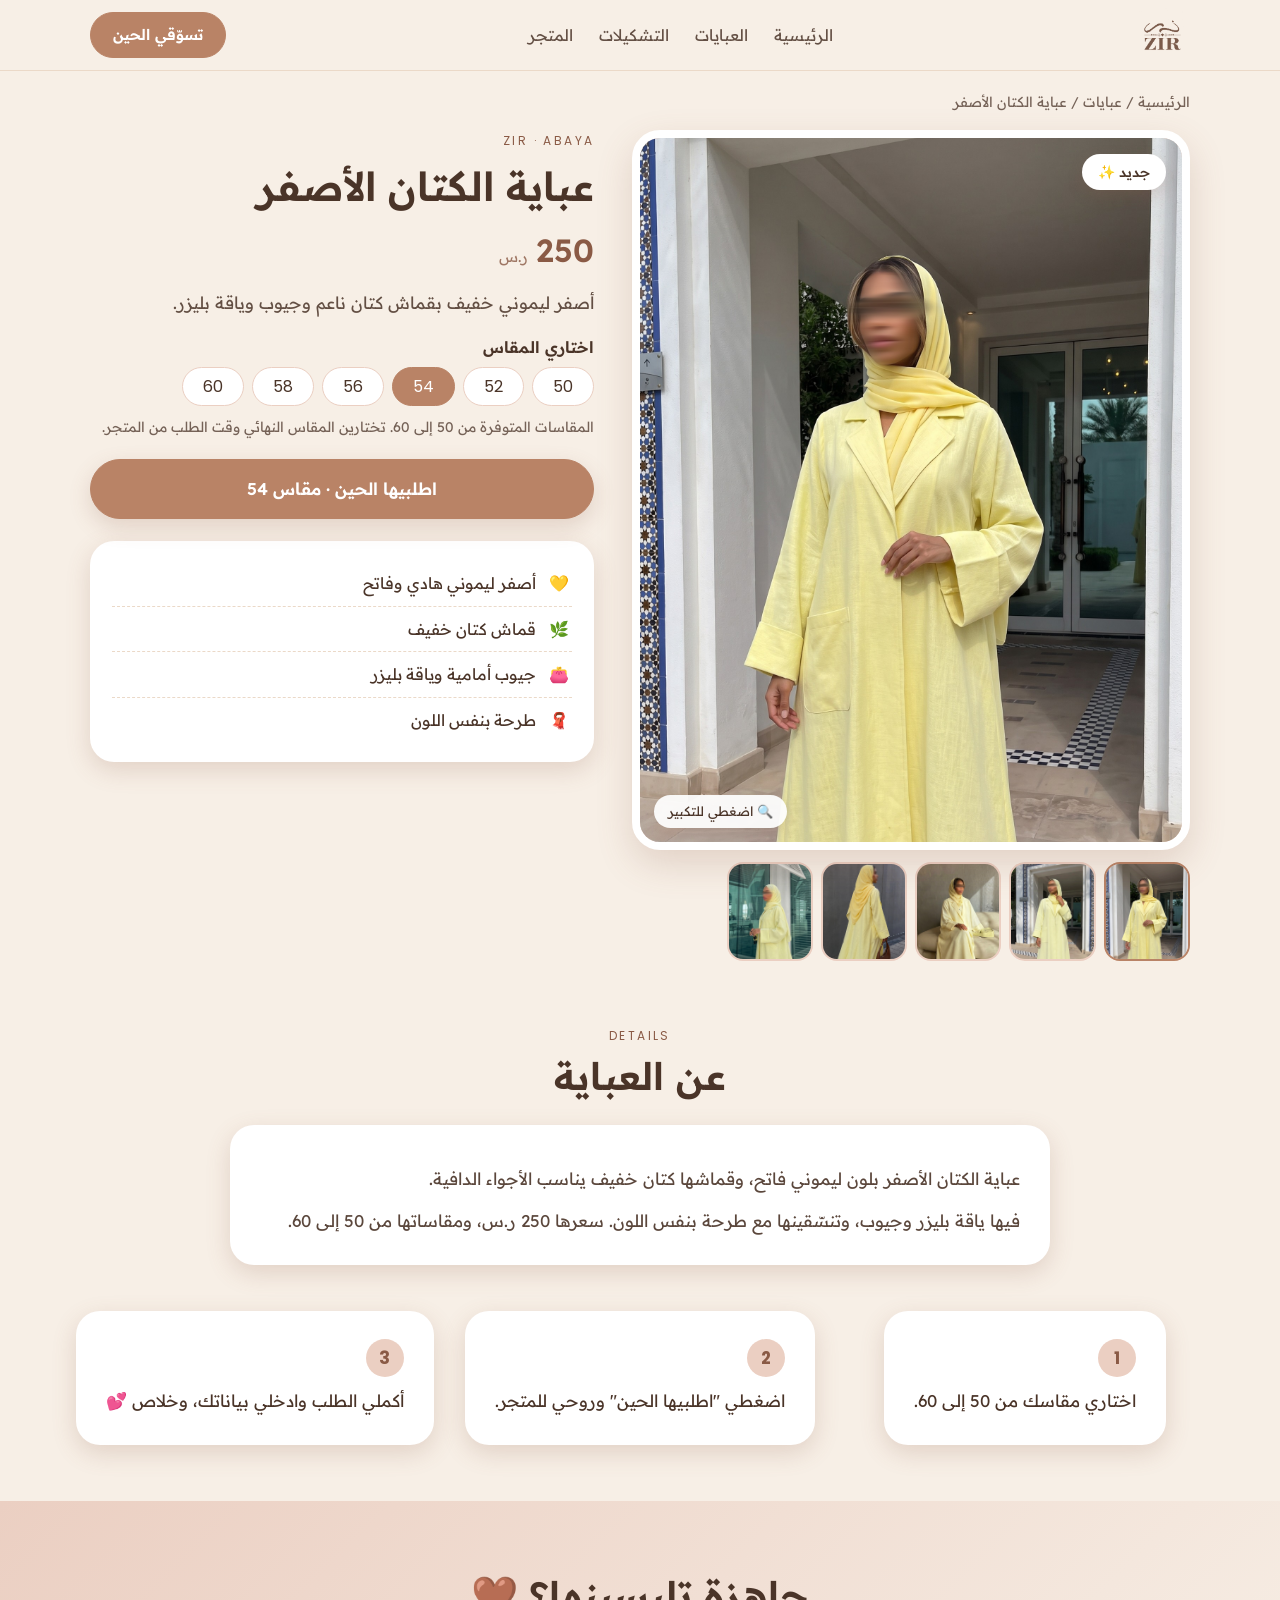
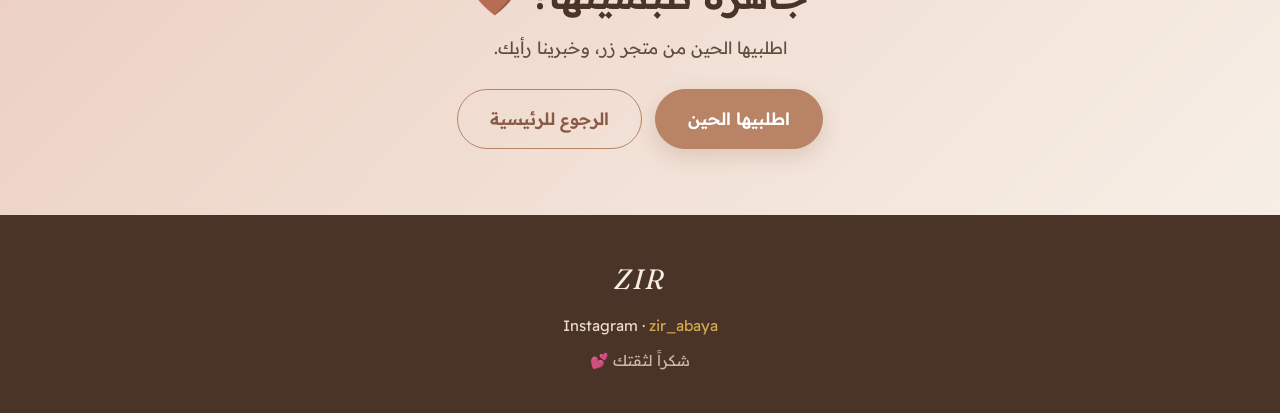
<file: yellow-linen-abaya/index.html>
<!doctype html>
<html lang="ar" dir="rtl">
<head>
<meta charset="utf-8">
<meta name="viewport" content="width=device-width, initial-scale=1">
<title>عباية الكتان الأصفر | ZIR</title>
<meta name="description" content="عباية الكتان الأصفر من زر. بـ 250 ر.س. المقاسات من 50 إلى 60.">
<link rel="preconnect" href="https://fonts.googleapis.com">
<link href="https://fonts.googleapis.com/css2?family=Fraunces:ital,wght@0,500;1,500&family=Poppins:wght@400;500;600&family=Readex+Pro:wght@300;400;500;600&display=swap" rel="stylesheet">
<link rel="stylesheet" href="../style.css">
<link rel="stylesheet" href="../zoom.css">
<style>
  .crumbs{font-size:14px;opacity:.75;padding:18px 0 6px}
  .crumbs a:hover{color:var(--mocha-d)}
  .pdp{display:grid;grid-template-columns:1.05fr .95fr;gap:38px;padding:8px 0 56px;align-items:start}
  .gallery .main{cursor:zoom-in;position:relative;border-radius:28px;overflow:hidden;background:var(--pink);box-shadow:0 14px 36px var(--shadow);border:8px solid #fff}
  .gallery .main img{width:100%;aspect-ratio:4/5.2;object-fit:cover;object-position:50% 22%}
  .gallery .main .pill{position:absolute;top:16px;inset-inline-start:16px}
  .thumbs{display:grid;grid-template-columns:repeat(6,1fr);gap:8px;margin-top:12px}
  .thumbs button{border:2px solid transparent;border-radius:16px;overflow:hidden;background:var(--pink);padding:0;cursor:pointer;aspect-ratio:1/1.15}
  .thumbs button.on{border-color:var(--mocha)}
  .thumbs img{width:100%;height:100%;object-fit:cover;object-position:50% 25%}

  .info h1{font-size:clamp(28px,3.6vw,40px);margin:4px 0}
  .info .price{font-size:32px;font-weight:600;color:var(--mocha-d);display:flex;align-items:baseline;gap:8px}
  .info .price small{font-size:15px;font-weight:400;opacity:.8}
  .info .sub{opacity:.85;margin:6px 0 14px}
  .info h3{font-size:16px;margin:16px 0 8px}
  .chips{display:flex;gap:8px;flex-wrap:wrap}
  .chips button{border:1.5px solid var(--pink);background:#fff;border-radius:999px;padding:6px 20px;font-family:Poppins;font-size:16px;color:var(--ink);cursor:pointer;transition:.15s}
  .chips button:hover{border-color:var(--mocha)}
  .chips button.on{background:var(--mocha);border-color:var(--mocha);color:#fff}
  .note{font-size:14px;opacity:.75;margin-top:8px}
  .buy{margin-top:18px;display:flex;gap:10px;flex-wrap:wrap}
  .buy .btn{flex:1;text-align:center;min-width:200px}
  .facts{margin-top:22px;padding:20px 22px;list-style:none}
  .facts li{padding:7px 0;border-bottom:1px dashed var(--line);display:flex;gap:10px;font-size:16px}
  .facts li:last-child{border:0}
  .facts li i{font-style:normal;width:26px;text-align:center}

  .desc{padding:8px 0 56px}
  .desc .card{padding:28px 30px;max-width:820px;margin:20px auto 0;text-align:start}
  .desc p{margin-top:10px;opacity:.9}

  .steps{display:grid;grid-template-columns:repeat(3,1fr);gap:16px;margin-top:26px;text-align:start}
  .steps div{padding:22px}
  .steps b{display:inline-grid;place-items:center;width:38px;height:38px;border-radius:50%;background:var(--pink);color:var(--mocha-d);font-family:Poppins;margin-bottom:8px}

  .ctaSec{background:linear-gradient(135deg,#EBCFC2,#F7EFE6);text-align:center}
  .ctaSec p{margin:8px 0 24px;opacity:.85}

  @media (max-width:820px){
    .pdp{grid-template-columns:1fr;gap:22px}
    .steps{grid-template-columns:1fr}
    .sticky{display:flex;align-items:center;justify-content:space-between;gap:12px;position:fixed;bottom:0;inset-inline:0;background:rgba(247,239,230,.97);padding:10px 16px;z-index:30;border-top:1px solid var(--line)}
    .sticky b{font-size:20px;color:var(--mocha-d);white-space:nowrap}
    .sticky .btn{flex:1;text-align:center;padding:11px 16px}
  }
</style>
</head>
<body>

<header class="bar">
  <div class="wrap">
    <a href="../"><img src="../img/logo-mocha.png" alt="ZIR زر"></a>
    <nav><a href="../">الرئيسية</a><a href="../#products">العبايات</a><a href="../#collections">التشكيلات</a><a href="https://salla.sa/zirabaya.com" target="_blank" rel="noopener">المتجر</a></nav>
    <a class="btn sm" href="https://salla.sa/zirabaya.com" target="_blank" rel="noopener">تسوّقي الحين</a>
  </div>
</header>

<main class="wrap">
  <div class="crumbs"><a href="../">الرئيسية</a> / <a href="../#products">عبايات</a> / عباية الكتان الأصفر</div>

  <section class="pdp">
    <div class="gallery">
      <div class="main"><img id="mainImg" src="../img/yellow-linen-abaya/1.jpg" alt="عباية الكتان الأصفر"><span class="pill">جديد ✨</span></div>
      <div class="thumbs" id="thumbs">
        <button class="on" data-src="../img/yellow-linen-abaya/1.jpg" aria-label="صورة 1"><img src="../img/yellow-linen-abaya/1.jpg" alt=""></button>
        <button data-src="../img/yellow-linen-abaya/2.jpg" aria-label="صورة 2"><img src="../img/yellow-linen-abaya/2.jpg" alt=""></button>
        <button data-src="../img/yellow-linen-abaya/3.jpg" aria-label="صورة 3"><img src="../img/yellow-linen-abaya/3.jpg" alt=""></button>
        <button data-src="../img/yellow-linen-abaya/4.jpg" aria-label="صورة 4"><img src="../img/yellow-linen-abaya/4.jpg" alt=""></button>
        <button data-src="../img/yellow-linen-abaya/5.jpg" aria-label="صورة 5"><img src="../img/yellow-linen-abaya/5.jpg" alt=""></button>
      </div>
    </div>

    <div class="info">
      <div class="lbl">ZIR · Abaya</div>
      <h1>عباية الكتان الأصفر</h1>
      <div class="price">250 <small>ر.س</small></div>
      <p class="sub">أصفر ليموني خفيف بقماش كتان ناعم وجيوب وياقة بليزر.</p>

      <h3>اختاري المقاس</h3>
      <div class="chips" id="sizes">
        <button data-s="50">50</button><button data-s="52">52</button><button data-s="54" class="on">54</button>
        <button data-s="56">56</button><button data-s="58">58</button><button data-s="60">60</button>
      </div>
      <div class="note">المقاسات المتوفرة من 50 إلى 60. تختارين المقاس النهائي وقت الطلب من المتجر.</div>

      <div class="buy">
        <a class="btn" id="buyBtn" href="https://salla.sa/zirabaya.com" target="_blank" rel="noopener">اطلبيها الحين · مقاس <span id="sz">54</span></a>
      </div>

      <ul class="facts card">
        <li><i>💛</i><span>أصفر ليموني هادي وفاتح</span></li>
        <li><i>🌿</i><span>قماش كتان خفيف</span></li>
        <li><i>👛</i><span>جيوب أمامية وياقة بليزر</span></li>
        <li><i>🧣</i><span>طرحة بنفس اللون</span></li>
      </ul>
    </div>
  </section>
</main>

<section class="desc wrap center">
  <div class="lbl">Details</div>
  <h2>عن العباية</h2>
  <div class="card">
    <p>عباية الكتان الأصفر بلون ليموني فاتح، وقماشها كتان خفيف يناسب الأجواء الدافية.</p>
    <p>فيها ياقة بليزر وجيوب، وتنسّقينها مع طرحة بنفس اللون. سعرها 250 ر.س، ومقاساتها من 50 إلى 60.</p>
  </div>
  <div class="steps">
    <div class="card"><b>1</b><br>اختاري مقاسك من 50 إلى 60.</div>
    <div class="card"><b>2</b><br>اضغطي "اطلبيها الحين" وروحي للمتجر.</div>
    <div class="card"><b>3</b><br>أكملي الطلب وادخلي بياناتك، وخلاص 💕</div>
  </div>
</section>

<section class="sec ctaSec">
  <div class="wrap">
    <h2>جاهزة تلبسينها؟ 🤎</h2>
    <p>اطلبيها الحين من متجر زر، وخبرينا رأيك.</p>
    <a class="btn" href="https://salla.sa/zirabaya.com" target="_blank" rel="noopener">اطلبيها الحين</a>
    <a class="btn ghost" href="../" style="margin-inline-start:8px">الرجوع للرئيسية</a>
  </div>
</section>

<footer>
  <div class="logo">ZIR</div>
  <div style="margin-top:6px">Instagram · <a href="https://instagram.com/zir_abaya" target="_blank" rel="noopener">zir_abaya</a></div>
  <div style="margin-top:6px;opacity:.8">شكراً لثقتك 💕</div>
</footer>

<div class="sticky"><b>250 ر.س</b><a class="btn" href="https://salla.sa/zirabaya.com" target="_blank" rel="noopener">اطلبيها الحين</a></div>

<script>
  (function(){
    var main=document.getElementById('mainImg');
    document.querySelectorAll('#thumbs button').forEach(function(b){
      b.addEventListener('click',function(){
        main.src=b.getAttribute('data-src');
        document.querySelectorAll('#thumbs button').forEach(function(x){x.classList.remove('on')});
        b.classList.add('on');
      });
    });
    var sz=document.getElementById('sz');
    document.querySelectorAll('#sizes button').forEach(function(b){
      b.addEventListener('click',function(){
        sz.textContent=b.getAttribute('data-s');
        document.querySelectorAll('#sizes button').forEach(function(x){x.classList.remove('on')});
        b.classList.add('on');
      });
    });
  })();
</script>
<script src="../zoom.js"></script>
</body>
</html>
</file>
<file: style.css>
/* ZIR theme: Mocha Bloom (Soft Glam) */
:root{
  --oat:#F7EFE6; --pink:#EBCFC2; --mocha:#B98366; --mocha-d:#8A5A45; --gold:#D4A94E; --ink:#4A3428; --white:#fff;
  --shadow:rgba(138,90,69,.20); --line:#EBD9C8;
}
*{box-sizing:border-box;margin:0;padding:0}
html{scroll-behavior:smooth}
body{font-family:"Readex Pro",sans-serif;background:var(--oat);color:var(--ink);line-height:1.9;font-size:17px}
img{display:block;max-width:100%}
a{color:inherit;text-decoration:none}
.en{font-family:"Fraunces",serif;font-style:italic;direction:ltr;unicode-bidi:isolate;display:inline-block}
.lbl{font-family:"Poppins",sans-serif;font-size:12px;letter-spacing:.2em;text-transform:uppercase;color:var(--mocha-d)}
.wrap{max-width:1140px;margin:0 auto;padding:0 20px}
.center{text-align:center}
h1,h2,h3{font-weight:600;line-height:1.5}
h2{font-size:clamp(26px,3.4vw,38px)}
.sec{padding:66px 0}

.btn{display:inline-block;background:var(--mocha);color:#fff;padding:13px 32px;border-radius:999px;font-weight:600;font-size:17px;border:1.5px solid var(--mocha);transition:.2s;box-shadow:0 8px 22px var(--shadow);cursor:pointer;font-family:inherit}
.btn:hover{background:var(--mocha-d);border-color:var(--mocha-d);transform:translateY(-1px)}
.btn.ghost{background:transparent;color:var(--mocha-d);box-shadow:none}
.btn.ghost:hover{background:var(--mocha);color:#fff}
.btn.sm{padding:8px 22px;font-size:15px;box-shadow:none}
.pill{display:inline-block;background:#fff;padding:5px 16px;border-radius:999px;font-weight:500;font-size:14px;box-shadow:0 6px 16px var(--shadow)}

/* header */
.bar{background:rgba(247,239,230,.92);backdrop-filter:blur(8px);position:sticky;top:0;z-index:20;border-bottom:1px solid var(--line)}
.bar .wrap{display:flex;align-items:center;justify-content:space-between;height:70px;gap:16px}
.bar img{height:54px}
.bar nav{display:flex;gap:26px;font-size:16px}
.bar nav a{opacity:.85}
.bar nav a:hover{color:var(--mocha-d);opacity:1}

/* strip */
.strip{background:var(--ink);color:var(--oat);white-space:nowrap;overflow:hidden;font-size:15px;padding:11px 0;text-align:center}
.strip span{margin:0 18px}
.strip i{color:var(--gold);font-style:normal}

/* sparkle */
.spark{position:absolute;color:var(--gold);font-size:30px;line-height:1}

/* cards */
.card{background:#fff;border-radius:24px;box-shadow:0 8px 24px var(--shadow)}

footer{background:var(--ink);color:#E9DACB;text-align:center;padding:38px 20px;font-size:15px}
footer .logo{font-family:"Fraunces",serif;font-style:italic;font-size:28px;color:var(--oat);letter-spacing:.06em}
footer a{color:var(--gold)}

.sticky{display:none}
@media (max-width:820px){
  body{font-size:16px}
  .sec{padding:48px 0}
  .bar nav{display:none}
  .bar .btn.sm{display:none}
  .strip{font-size:14px}
  footer{padding-bottom:96px}
}
</file>
<file: zoom.css>
.gallery .main .zhint{position:absolute;bottom:14px;inset-inline-end:14px;background:rgba(255,255,255,.92);color:#4A3428;padding:4px 14px;border-radius:999px;font-size:13px;box-shadow:0 6px 16px rgba(138,90,69,.2);pointer-events:none}
.zlb{position:fixed;inset:0;z-index:100;background:rgba(30,20,15,.94);display:none;direction:ltr;touch-action:none}
.zlb.on{display:block}
.zstage{position:absolute;inset:0;overflow:hidden;display:flex;align-items:center;justify-content:center;touch-action:none;user-select:none}
.zstage img{max-width:92vw;max-height:88vh;object-fit:contain;transition:transform .18s ease;will-change:transform;-webkit-user-drag:none;border-radius:6px}
.zx,.za{position:absolute;z-index:3;border:0;background:rgba(255,255,255,.16);color:#fff;cursor:pointer;border-radius:50%;width:46px;height:46px;font-size:26px;line-height:1;display:grid;place-items:center;backdrop-filter:blur(6px)}
.zx{top:16px;right:16px;font-size:20px}
.za{top:50%;transform:translateY(-50%);font-size:34px;padding-bottom:4px}
.zprev{left:16px}.znext{right:16px}
.zx:hover,.za:hover{background:rgba(255,255,255,.3)}
.zcount{position:absolute;top:22px;left:50%;transform:translateX(-50%);color:#fff;font-family:Poppins,sans-serif;font-size:14px;z-index:3;background:rgba(255,255,255,.14);padding:2px 14px;border-radius:999px}
.ztip{position:absolute;bottom:18px;left:0;right:0;text-align:center;color:rgba(255,255,255,.75);font-size:13px;z-index:3;pointer-events:none;direction:rtl}
@media (max-width:820px){.za{width:40px;height:40px;font-size:28px}.zprev{left:8px}.znext{right:8px}}
</file>
